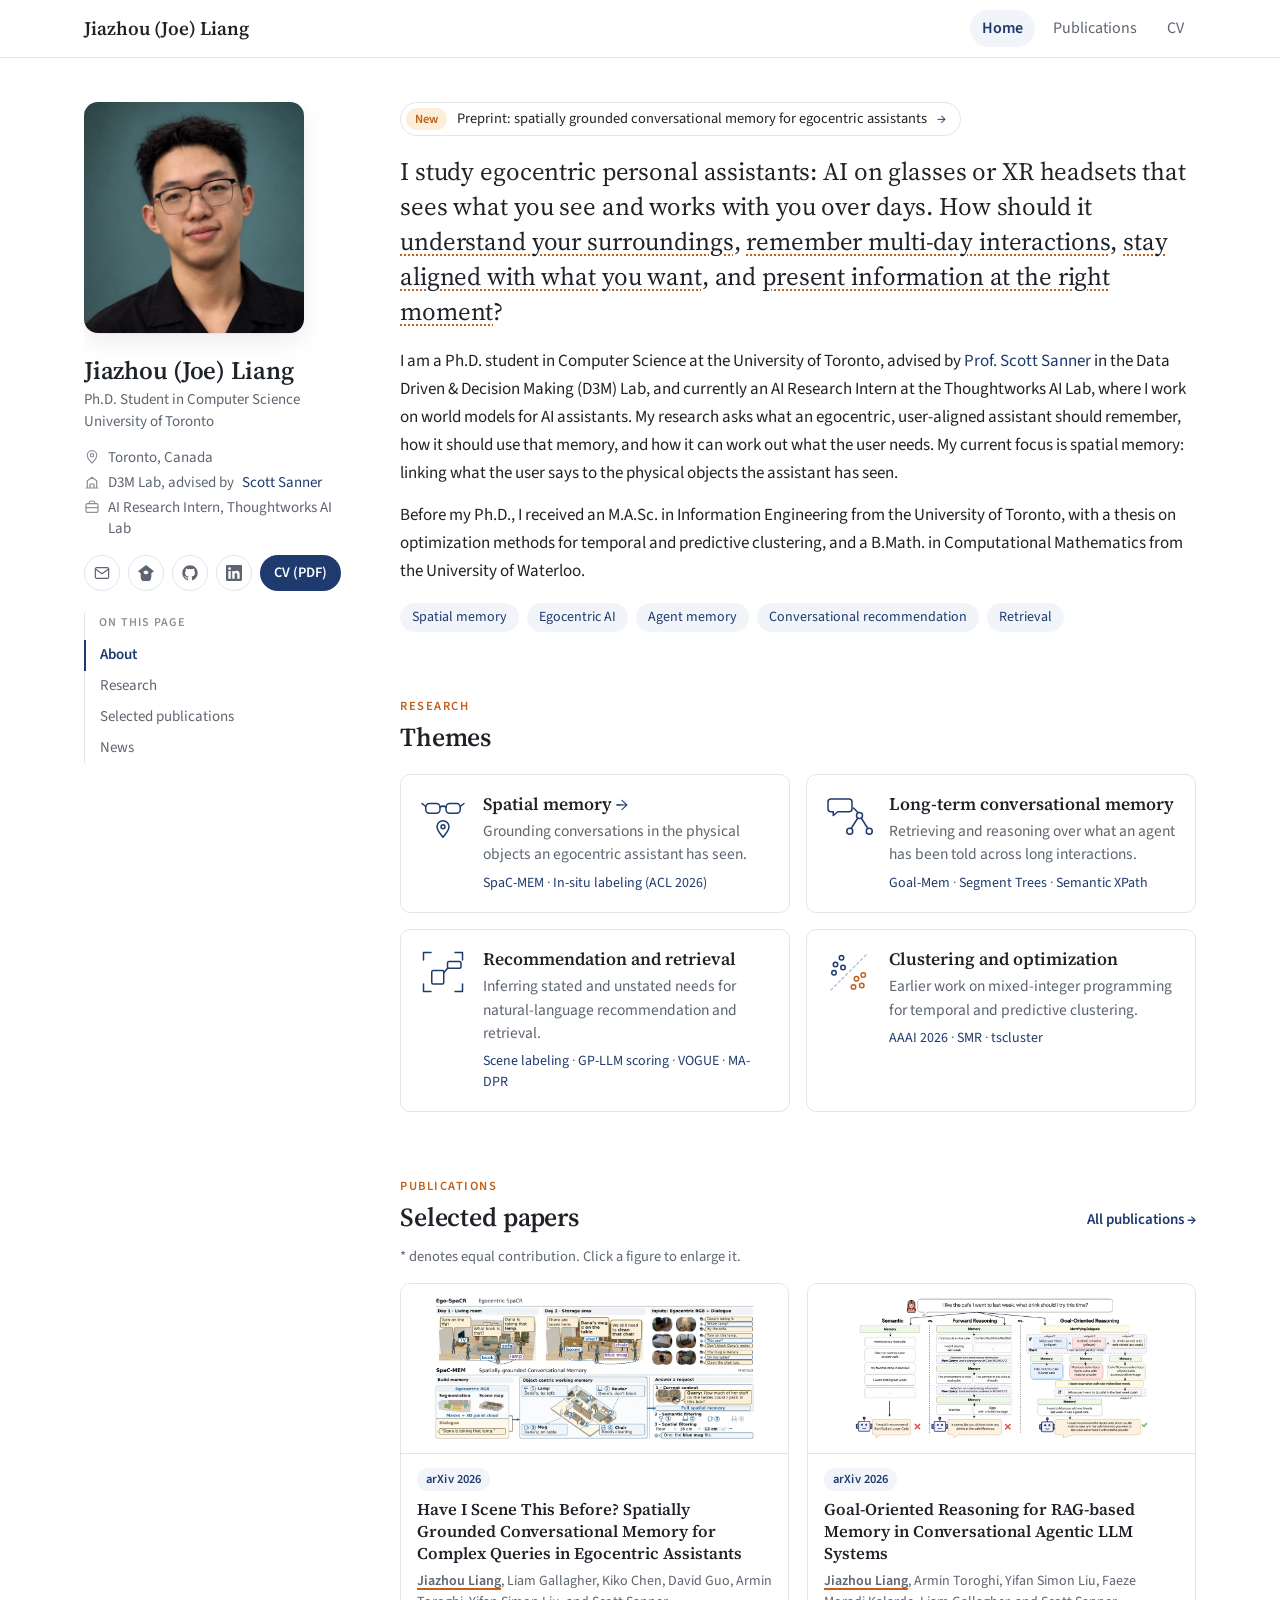
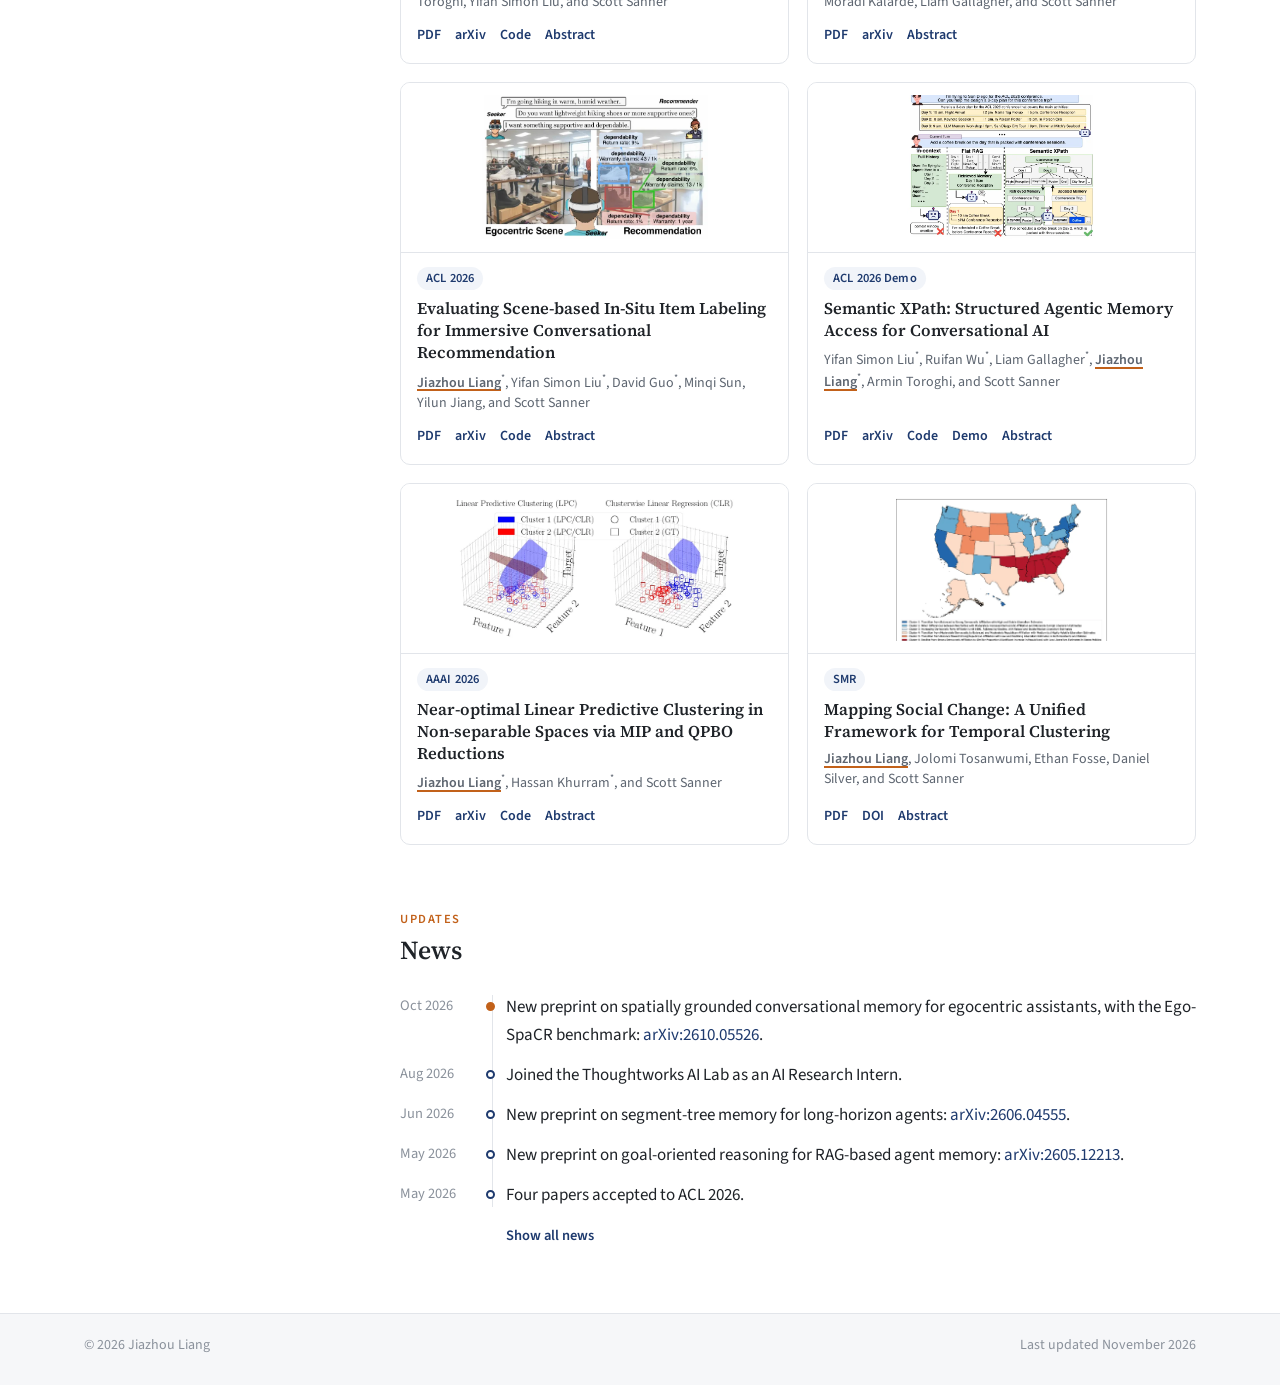
<file: index.html>
<!doctype html>
<html lang="en">
<head>
<meta charset="utf-8">
<meta name="viewport" content="width=device-width, initial-scale=1">
<title>Jiazhou (Joe) Liang</title>
<meta name="description" content="Jiazhou (Joe) Liang, Ph.D. student in Computer Science at the University of Toronto. Research on egocentric personal assistants for AI glasses and XR: memory, user alignment, and scene understanding.">
<meta name="author" content="Jiazhou Liang">
<link rel="preconnect" href="https://fonts.googleapis.com">
<link rel="preconnect" href="https://fonts.gstatic.com" crossorigin>
<link href="https://fonts.googleapis.com/css2?family=Source+Sans+3:ital,wght@0,400;0,600;1,400&family=Source+Serif+4:ital,opsz,wght@0,8..60,400;0,8..60,600;1,8..60,400&display=swap" rel="stylesheet">
<link rel="stylesheet" href="assets/css/style.css">
</head>
<body>

<header class="site-nav">
  <div class="nav-inner">
    <a class="site-name" href="index.html">Jiazhou (Joe) Liang</a>
    <nav aria-label="Main">
      <ul>
        <li><a href="index.html" aria-current="page">Home</a></li>
        <li><a href="publications.html">Publications</a></li>
        <li><a href="cv.html">CV</a></li>
      </ul>
    </nav>
  </div>
</header>

<div class="page">

  <aside class="rail profile">
    <img class="profile-photo" src="assets/images/profile.jpg" alt="Photo of Jiazhou Liang" width="457" height="480">
    <div class="profile-text">
      <h1 class="profile-name">Jiazhou (Joe) Liang</h1>
      <p class="profile-role">Ph.D. Student in Computer Science<br>University of Toronto</p>
      <ul class="facts">
        <li><svg viewBox="0 0 24 24" aria-hidden="true"><path d="M12 21s-7-6.2-7-11.5a7 7 0 0 1 14 0C19 14.8 12 21 12 21z"/><circle cx="12" cy="9.5" r="2.5"/></svg>Toronto, Canada</li>
        <li><svg viewBox="0 0 24 24" aria-hidden="true"><path d="M3 21h18M5 21V10l7-5 7 5v11M9 21v-6h6v6"/></svg>D3M Lab, advised by <a href="https://d3m.mie.utoronto.ca/">Scott&nbsp;Sanner</a></li>
        <li><svg viewBox="0 0 24 24" aria-hidden="true"><rect x="3" y="7" width="18" height="13" rx="2"/><path d="M8 7V5a2 2 0 0 1 2-2h4a2 2 0 0 1 2 2v2M3 13h18"/></svg>AI Research Intern, Thoughtworks AI Lab</li>
      </ul>
      <div class="social">
        <a href="mailto:joe.liang@mail.utoronto.ca" aria-label="Email" title="Email"><svg viewBox="0 0 24 24" fill="none" stroke="currentColor" stroke-width="1.8" stroke-linecap="round" stroke-linejoin="round"><path d="M4 4h16c1.1 0 2 .9 2 2v12c0 1.1-.9 2-2 2H4c-1.1 0-2-.9-2-2V6c0-1.1.9-2 2-2z"/><polyline points="22,6 12,13 2,6"/></svg></a>
        <a href="https://scholar.google.ca/citations?user=AzhfC5EAAAAJ&amp;hl=en" aria-label="Google Scholar" title="Google Scholar"><svg viewBox="0 0 24 24" fill="currentColor"><path d="M12 0L0 9.5l4 2.92V18a8 8 0 0 0 16 0v-5.58l4-2.92L12 0zm0 14a4 4 0 0 1-3.94-3.32L12 7.83l3.94 2.85A4 4 0 0 1 12 14z"/></svg></a>
        <a href="https://github.com/joeliang0520" aria-label="GitHub" title="GitHub"><svg viewBox="0 0 24 24" fill="currentColor"><path d="M12 .5C5.65.5.5 5.65.5 12c0 5.08 3.29 9.39 7.86 10.91.58.11.79-.25.79-.56v-2.01c-3.2.7-3.87-1.36-3.87-1.36-.52-1.33-1.27-1.68-1.27-1.68-1.04-.71.08-.7.08-.7 1.15.08 1.76 1.18 1.76 1.18 1.02 1.75 2.68 1.25 3.34.95.1-.74.4-1.25.73-1.54-2.55-.29-5.24-1.28-5.24-5.7 0-1.26.45-2.29 1.18-3.1-.12-.29-.51-1.47.11-3.06 0 0 .97-.31 3.17 1.18.92-.26 1.91-.39 2.9-.39s1.98.13 2.9.39c2.2-1.49 3.17-1.18 3.17-1.18.63 1.59.23 2.77.11 3.06.74.81 1.18 1.84 1.18 3.1 0 4.43-2.69 5.41-5.26 5.69.41.36.78 1.06.78 2.14v3.17c0 .31.21.68.8.56C20.21 21.39 23.5 17.08 23.5 12 23.5 5.65 18.35.5 12 .5z"/></svg></a>
        <a href="https://www.linkedin.com/in/jiazhou-joe-liang/" aria-label="LinkedIn" title="LinkedIn"><svg viewBox="0 0 24 24" fill="currentColor"><path d="M20.45 20.45h-3.55v-5.57c0-1.33-.03-3.04-1.85-3.04-1.85 0-2.14 1.45-2.14 2.94v5.67H9.36V9h3.41v1.56h.05c.47-.9 1.63-1.85 3.36-1.85 3.6 0 4.27 2.37 4.27 5.45v6.29zM5.34 7.43a2.06 2.06 0 1 1 0-4.12 2.06 2.06 0 0 1 0 4.12zM7.12 20.45H3.56V9h3.56v11.45zM22.22 0H1.77C.79 0 0 .77 0 1.72v20.56C0 23.23.79 24 1.77 24h20.45c.98 0 1.78-.77 1.78-1.72V1.72C24 .77 23.2 0 22.22 0z"/></svg></a>
        <a class="cv-btn" href="uploads/Jiazhou_Liang_CV.pdf">CV (PDF)</a>
      </div>
    </div>
    <nav class="toc" aria-label="On this page">
      <span class="toc-label">On this page</span>
      <a href="#about">About</a>
      <a href="#research">Research</a>
      <a href="#publications">Selected publications</a>
      <a href="#news">News</a>
    </nav>
  </aside>

  <main class="content">

    <section id="about" class="block">
      <a class="latest" href="https://arxiv.org/abs/2610.05526"><span class="latest-tag">New</span>Preprint: spatially grounded conversational memory for egocentric assistants<span aria-hidden="true">&rarr;</span></a>
      <p class="lead">
        I study egocentric personal assistants: AI on glasses or XR headsets that sees what you
        see and works with you over days. How should it
        <a class="q" href="questions.html#see">understand your surroundings</a>,
        <a class="q" href="questions.html#remember">remember multi-day interactions</a>,
        <a class="q" href="questions.html#align">stay aligned with what you want</a>, and
        <a class="q" href="questions.html#present">present information at the right moment</a>?
      </p>
      <p>
        I am a Ph.D. student in Computer Science at the University of Toronto, advised by
        <a href="https://d3m.mie.utoronto.ca/">Prof. Scott Sanner</a> in the Data Driven &amp;
        Decision Making (D3M) Lab, and currently an AI Research Intern at the Thoughtworks AI Lab,
        where I work on world models for AI assistants. My research asks what an egocentric,
        user-aligned assistant should remember, how it should use that memory, and how it can work
        out what the user needs. My current focus is spatial memory: linking what the user says to
        the physical objects the assistant has seen.
      </p>
      <p>
        Before my Ph.D., I received an M.A.Sc. in Information Engineering from the University of
        Toronto, with a thesis on optimization methods for temporal and predictive clustering, and
        a B.Math. in Computational Mathematics from the University of Waterloo.
      </p>
      <ul class="chips" aria-label="Research interests">
        <li>Spatial memory</li><li>Egocentric AI</li><li>Agent memory</li><li>Conversational recommendation</li><li>Retrieval</li>
      </ul>
    </section>

    <section id="research" class="block" data-reveal aria-labelledby="themes-heading">
      <div class="block-head">
        <span class="kicker">Research</span>
        <h2 id="themes-heading">Themes</h2>
      </div>
      <div class="themes">
      <div class="card theme">
        <svg class="icon draw" viewBox="0 0 64 64" aria-hidden="true">
          <rect x="9" y="14" width="19" height="13" rx="5"/>
          <rect x="36" y="14" width="19" height="13" rx="5"/>
          <path d="M28 19 q4 -3 8 0 M9 18 L4 14 M55 18 L60 14"/>
          <g class="bob">
            <path d="M32 59 C29 55 24 50 24 45 a8 8 0 0 1 16 0 c0 5 -5 10 -8 14z"/>
            <circle cx="32" cy="45" r="2.6"/>
          </g>
        </svg>
        <div>
          <h3><a class="theme-link" href="questions.html#spatial-memory">Spatial memory <span aria-hidden="true">&rarr;</span></a></h3>
          <p>Grounding conversations in the physical objects an egocentric assistant has seen.</p>
          <p class="theme-papers"><a href="publications.html#liang2026spacmem">SpaC-MEM</a> · <a href="publications.html#liang2026evaluating">In-situ labeling (ACL 2026)</a></p>
        </div>
      </div>
      <div class="card theme">
        <svg class="icon draw" viewBox="0 0 64 64" aria-hidden="true">
          <path d="M8 8 h24 a4 4 0 0 1 4 4 v9 a4 4 0 0 1 -4 4 h-15 l-6 5 v-5 h-3 a4 4 0 0 1 -4 -4 v-9 a4 4 0 0 1 4 -4z"/>
          <path d="M44 33 L35 47 M48 33 L57 47 M38 20 L44 26" />
          <circle class="blink b1" cx="46" cy="30" r="4"/>
          <circle class="blink b2" cx="33" cy="51" r="4"/>
          <circle class="blink b3" cx="59" cy="51" r="4"/>
        </svg>
        <div>
          <h3>Long-term conversational memory</h3>
          <p>Retrieving and reasoning over what an agent has been told across long interactions.</p>
          <p class="theme-papers"><a href="publications.html#liang2026goalmem">Goal-Mem</a> · <a href="publications.html#liu2026segtree">Segment Trees</a> · <a href="publications.html#liu2026semantic">Semantic XPath</a></p>
        </div>
      </div>
      <div class="card theme">
        <svg class="icon draw" viewBox="0 0 64 64" aria-hidden="true">
          <path d="M6 16 V6 H16 M48 6 H58 V16 M58 48 V58 H48 M16 58 H6 V48"/>
          <rect x="17" y="30" width="16" height="18" rx="2"/>
          <path d="M33 33 L39 26"/>
          <rect class="tag" x="38" y="18" width="18" height="9" rx="2"/>
        </svg>
        <div>
          <h3>Recommendation and retrieval</h3>
          <p>Inferring stated and unstated needs for natural-language recommendation and retrieval.</p>
          <p class="theme-papers"><a href="publications.html#liang2026evaluating">Scene labeling</a> · <a href="publications.html#liu2026multimodal">GP-LLM scoring</a> · <a href="publications.html#guo2026vogue">VOGUE</a> · <a href="publications.html#liu2025madpr">MA-DPR</a></p>
        </div>
      </div>
      <div class="card theme">
        <svg class="icon draw" viewBox="0 0 64 64" aria-hidden="true">
          <path class="divider" d="M8 56 L56 8"/>
          <circle class="dot d1" cx="14" cy="22" r="3"/>
          <circle class="dot d2" cx="22" cy="13" r="3"/>
          <circle class="dot d1" cx="24" cy="26" r="3"/>
          <circle class="dot d2" cx="12" cy="33" r="3"/>
          <circle class="dot d1 alt" cx="42" cy="41" r="3"/>
          <circle class="dot d2 alt" cx="51" cy="36" r="3"/>
          <circle class="dot d1 alt" cx="49" cy="50" r="3"/>
          <circle class="dot d2 alt" cx="38" cy="52" r="3"/>
        </svg>
        <div>
          <h3>Clustering and optimization</h3>
          <p>Earlier work on mixed-integer programming for temporal and predictive clustering.</p>
          <p class="theme-papers"><a href="publications.html#liang2026near">AAAI 2026</a> · <a href="publications.html#liang2026mapping">SMR</a> · <a href="publications.html#tosanwumi2025tscluster">tscluster</a></p>
        </div>
      </div>
    </div>
    </section>

    <section id="publications" class="block" data-reveal aria-labelledby="pubs-heading">
      <div class="block-head with-link">
        <div>
          <span class="kicker">Publications</span>
          <h2 id="pubs-heading">Selected papers</h2>
        </div>
        <a class="more-link" href="publications.html">All publications <span aria-hidden="true">&rarr;</span></a>
      </div>
      <p class="note">* denotes equal contribution. Click a figure to enlarge it.</p>
<!-- BEGIN:selected -->
<div class="card-grid">
<article class="card pub-card pub">
  <button type="button" class="pub-thumb card-fig" data-full="assets/images/papers/2026-arxiv-spac-mem.webp" aria-label="Enlarge figure: Have I Scene This Before? Spatially Grounded Conversational Memory for Complex Queries in Egocentric Assistants"><img src="assets/images/papers/2026-arxiv-spac-mem.webp" alt="Figure from: Have I Scene This Before? Spatially Grounded Conversational Memory for Complex Queries in Egocentric Assistants" loading="lazy"></button>
  <div class="card-body">
    <span class="badge">arXiv 2026</span>
    <h3 class="pub-title">Have I Scene This Before? Spatially Grounded Conversational Memory for Complex Queries in Egocentric Assistants</h3>
    <p class="pub-authors"><span class="me">Jiazhou Liang</span>, Liam Gallagher, Kiko Chen, David Guo, Armin Toroghi, Yifan Simon Liu, and Scott Sanner</p>
    <p class="card-links"><a href="papers/2026-arxiv-spac-mem.pdf">PDF</a> <a href="https://arxiv.org/abs/2610.05526">arXiv</a> <a href="https://github.com/joeliang0520/SAPCR-MEM">Code</a> <a href="publications.html#liang2026spacmem">Abstract</a></p>
  </div>
</article>
<article class="card pub-card pub">
  <button type="button" class="pub-thumb card-fig" data-full="assets/images/papers/2026-arxiv-goal-mem.webp" aria-label="Enlarge figure: Goal-Oriented Reasoning for RAG-based Memory in Conversational Agentic LLM Systems"><img src="assets/images/papers/2026-arxiv-goal-mem.webp" alt="Figure from: Goal-Oriented Reasoning for RAG-based Memory in Conversational Agentic LLM Systems" loading="lazy"></button>
  <div class="card-body">
    <span class="badge">arXiv 2026</span>
    <h3 class="pub-title">Goal-Oriented Reasoning for RAG-based Memory in Conversational Agentic LLM Systems</h3>
    <p class="pub-authors"><span class="me">Jiazhou Liang</span>, Armin Toroghi, Yifan Simon Liu, Faeze Moradi Kalarde, Liam Gallagher, and Scott Sanner</p>
    <p class="card-links"><a href="papers/2026-arxiv-goal-mem.pdf">PDF</a> <a href="https://arxiv.org/abs/2605.12213">arXiv</a> <a href="publications.html#liang2026goalmem">Abstract</a></p>
  </div>
</article>
<article class="card pub-card pub">
  <button type="button" class="pub-thumb card-fig" data-full="assets/images/papers/2026-acl-scene-labeling.webp" aria-label="Enlarge figure: Evaluating Scene-based In-Situ Item Labeling for Immersive Conversational Recommendation"><img src="assets/images/papers/2026-acl-scene-labeling.webp" alt="Figure from: Evaluating Scene-based In-Situ Item Labeling for Immersive Conversational Recommendation" loading="lazy"></button>
  <div class="card-body">
    <span class="badge">ACL 2026</span>
    <h3 class="pub-title">Evaluating Scene-based In-Situ Item Labeling for Immersive Conversational Recommendation</h3>
    <p class="pub-authors"><span class="me">Jiazhou Liang</span><sup>*</sup>, Yifan Simon Liu<sup>*</sup>, David Guo<sup>*</sup>, Minqi Sun, Yilun Jiang, and Scott Sanner</p>
    <p class="card-links"><a href="papers/2026-acl-scene-labeling.pdf">PDF</a> <a href="https://arxiv.org/abs/2604.09698">arXiv</a> <a href="https://github.com/D3Mlab/ICRS">Code</a> <a href="publications.html#liang2026evaluating">Abstract</a></p>
  </div>
</article>
<article class="card pub-card pub">
  <button type="button" class="pub-thumb card-fig" data-full="assets/images/papers/2026-acl-semantic-xpath.webp" aria-label="Enlarge figure: Semantic XPath: Structured Agentic Memory Access for Conversational AI"><img src="assets/images/papers/2026-acl-semantic-xpath.webp" alt="Figure from: Semantic XPath: Structured Agentic Memory Access for Conversational AI" loading="lazy"></button>
  <div class="card-body">
    <span class="badge">ACL 2026 Demo</span>
    <h3 class="pub-title">Semantic XPath: Structured Agentic Memory Access for Conversational AI</h3>
    <p class="pub-authors">Yifan Simon Liu<sup>*</sup>, Ruifan Wu<sup>*</sup>, Liam Gallagher<sup>*</sup>, <span class="me">Jiazhou Liang</span><sup>*</sup>, Armin Toroghi, and Scott Sanner</p>
    <p class="card-links"><a href="papers/2026-acl-semantic-xpath.pdf">PDF</a> <a href="https://arxiv.org/abs/2603.01160">arXiv</a> <a href="https://github.com/D3Mlab/SemanticXpath-Chat">Code</a> <a href="https://semanticxpathchat.com">Demo</a> <a href="publications.html#liu2026semantic">Abstract</a></p>
  </div>
</article>
<article class="card pub-card pub">
  <button type="button" class="pub-thumb card-fig" data-full="assets/images/papers/2026-aaai-linpc.webp" aria-label="Enlarge figure: Near-optimal Linear Predictive Clustering in Non-separable Spaces via MIP and QPBO Reductions"><img src="assets/images/papers/2026-aaai-linpc.webp" alt="Figure from: Near-optimal Linear Predictive Clustering in Non-separable Spaces via MIP and QPBO Reductions" loading="lazy"></button>
  <div class="card-body">
    <span class="badge">AAAI 2026</span>
    <h3 class="pub-title">Near-optimal Linear Predictive Clustering in Non-separable Spaces via MIP and QPBO Reductions</h3>
    <p class="pub-authors"><span class="me">Jiazhou Liang</span><sup>*</sup>, Hassan Khurram<sup>*</sup>, and Scott Sanner</p>
    <p class="card-links"><a href="papers/2026-aaai-linpc.pdf">PDF</a> <a href="https://arxiv.org/abs/2511.10809">arXiv</a> <a href="https://github.com/D3Mlab/LPC-NS">Code</a> <a href="publications.html#liang2026near">Abstract</a></p>
  </div>
</article>
<article class="card pub-card pub">
  <button type="button" class="pub-thumb card-fig" data-full="assets/images/papers/2026-smr-mapping.webp" aria-label="Enlarge figure: Mapping Social Change: A Unified Framework for Temporal Clustering"><img src="assets/images/papers/2026-smr-mapping.webp" alt="Figure from: Mapping Social Change: A Unified Framework for Temporal Clustering" loading="lazy"></button>
  <div class="card-body">
    <span class="badge">SMR</span>
    <h3 class="pub-title">Mapping Social Change: A Unified Framework for Temporal Clustering</h3>
    <p class="pub-authors"><span class="me">Jiazhou Liang</span>, Jolomi Tosanwumi, Ethan Fosse, Daniel Silver, and Scott Sanner</p>
    <p class="card-links"><a href="papers/2026-smr-mapping.pdf">PDF</a> <a href="https://doi.org/10.1177/00491241251396789">DOI</a> <a href="publications.html#liang2026mapping">Abstract</a></p>
  </div>
</article>
</div>
<!-- END:selected -->
    </section>

    <section id="news" class="block" data-reveal aria-labelledby="news-heading">
      <div class="block-head">
        <span class="kicker">Updates</span>
        <h2 id="news-heading">News</h2>
      </div>
      <ol class="timeline" id="news-list">
      <li><time>Oct 2026</time><p>New preprint on spatially grounded conversational memory for egocentric assistants, with the Ego-SpaCR benchmark: <a href="https://arxiv.org/abs/2610.05526">arXiv:2610.05526</a>.</p></li>
      <li><time>Aug 2026</time><p>Joined the Thoughtworks AI Lab as an AI Research Intern.</p></li>
      <li><time>Jun 2026</time><p>New preprint on segment-tree memory for long-horizon agents: <a href="https://arxiv.org/abs/2606.04555">arXiv:2606.04555</a>.</p></li>
      <li><time>May 2026</time><p>New preprint on goal-oriented reasoning for RAG-based agent memory: <a href="https://arxiv.org/abs/2605.12213">arXiv:2605.12213</a>.</p></li>
      <li><time>May 2026</time><p>Four papers accepted to ACL 2026.</p></li>
      <li class="more"><time>Apr 2026</time><p>NL-PDDL appears at ICLR 2026.</p></li>
      <li class="more"><time>Jan 2026</time><p>Our paper on near-optimal linear predictive clustering appears at AAAI 2026.</p></li>
      <li class="more"><time>Nov 2025</time><p>MA-DPR appears at EMNLP 2025.</p></li>
      <li class="more"><time>Sep 2025</time><p>Started my Ph.D. at the University of Toronto; awarded the Ontario Graduate Scholarship.</p></li>
      </ol>
      <button type="button" class="more-toggle" id="news-toggle" aria-expanded="false" aria-controls="news-list">Show all news</button>
    </section>

  </main>
</div>

<footer class="site-footer">
  <div class="footer-inner">
    <span>&copy; 2026 Jiazhou Liang</span>
    <span>Last updated November 2026</span>
  </div>
</footer>

<script src="assets/js/site.js"></script>
</body>
</html>
</file>
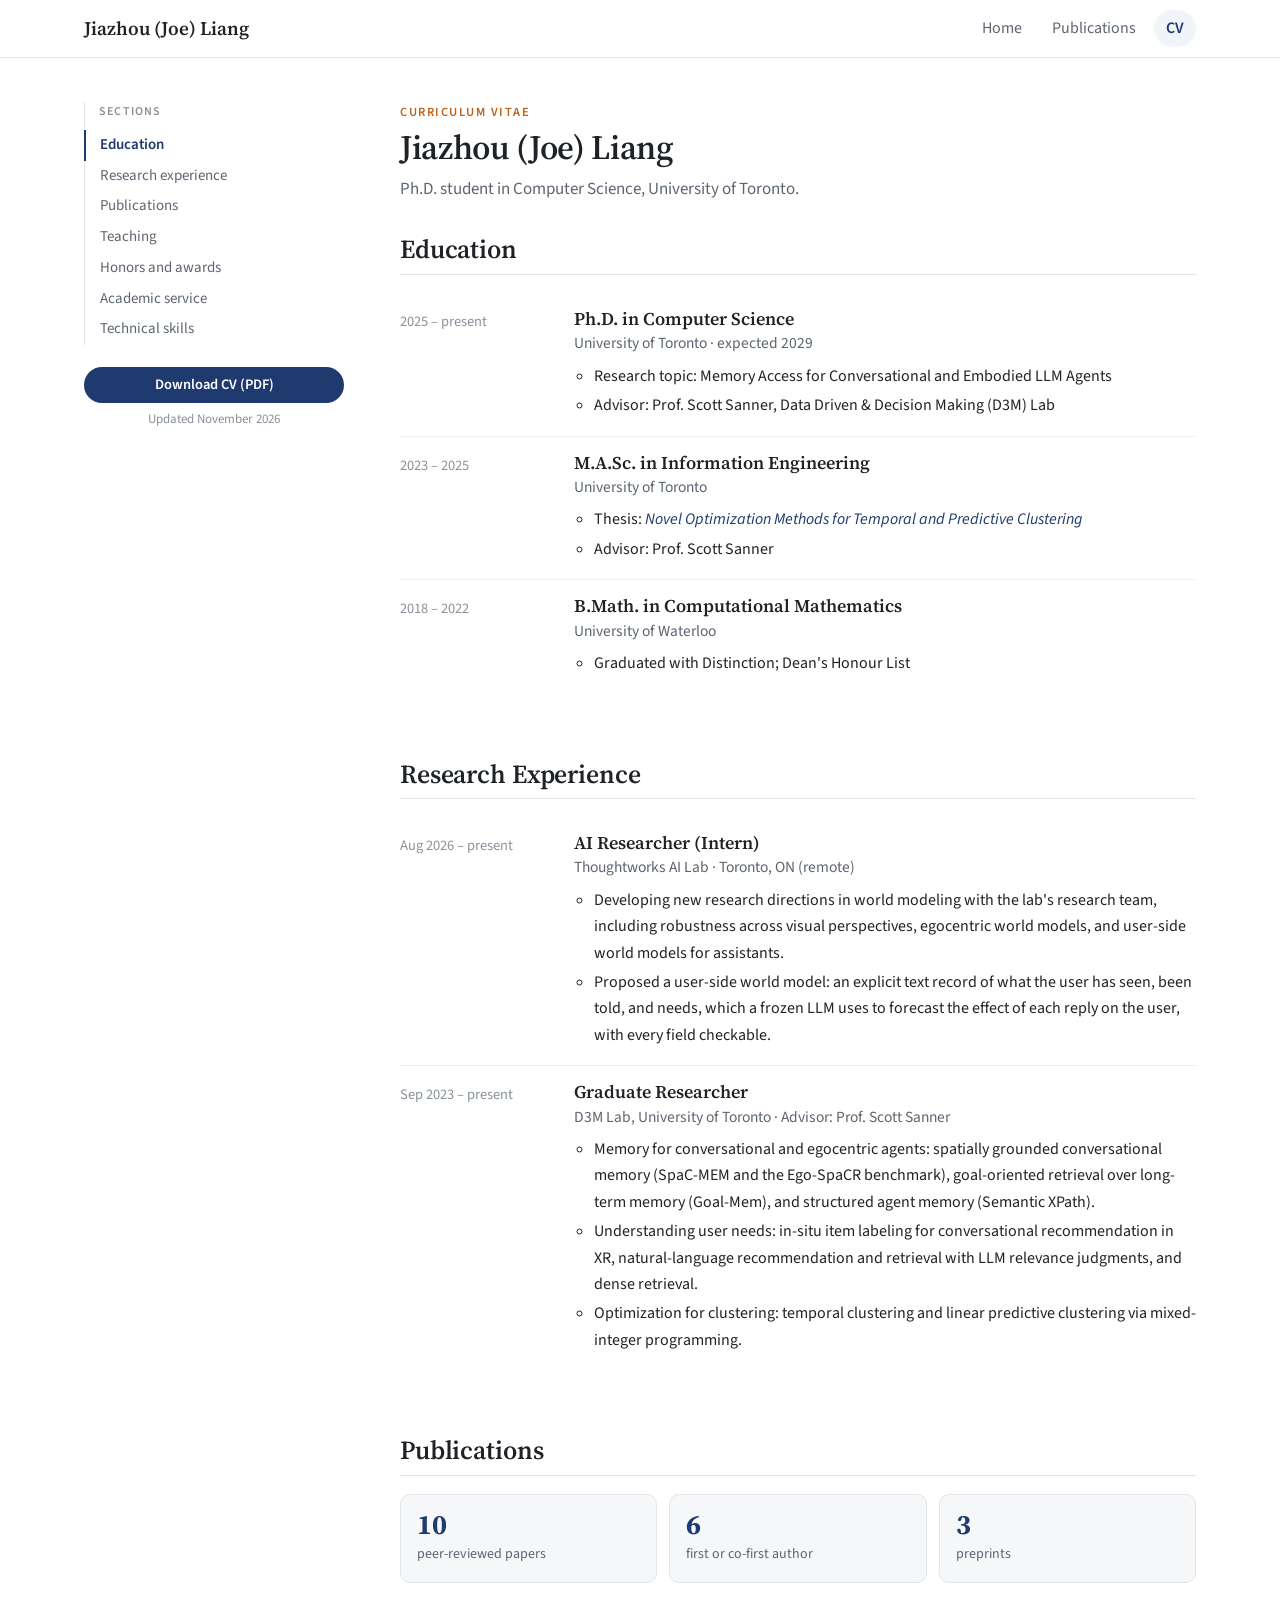
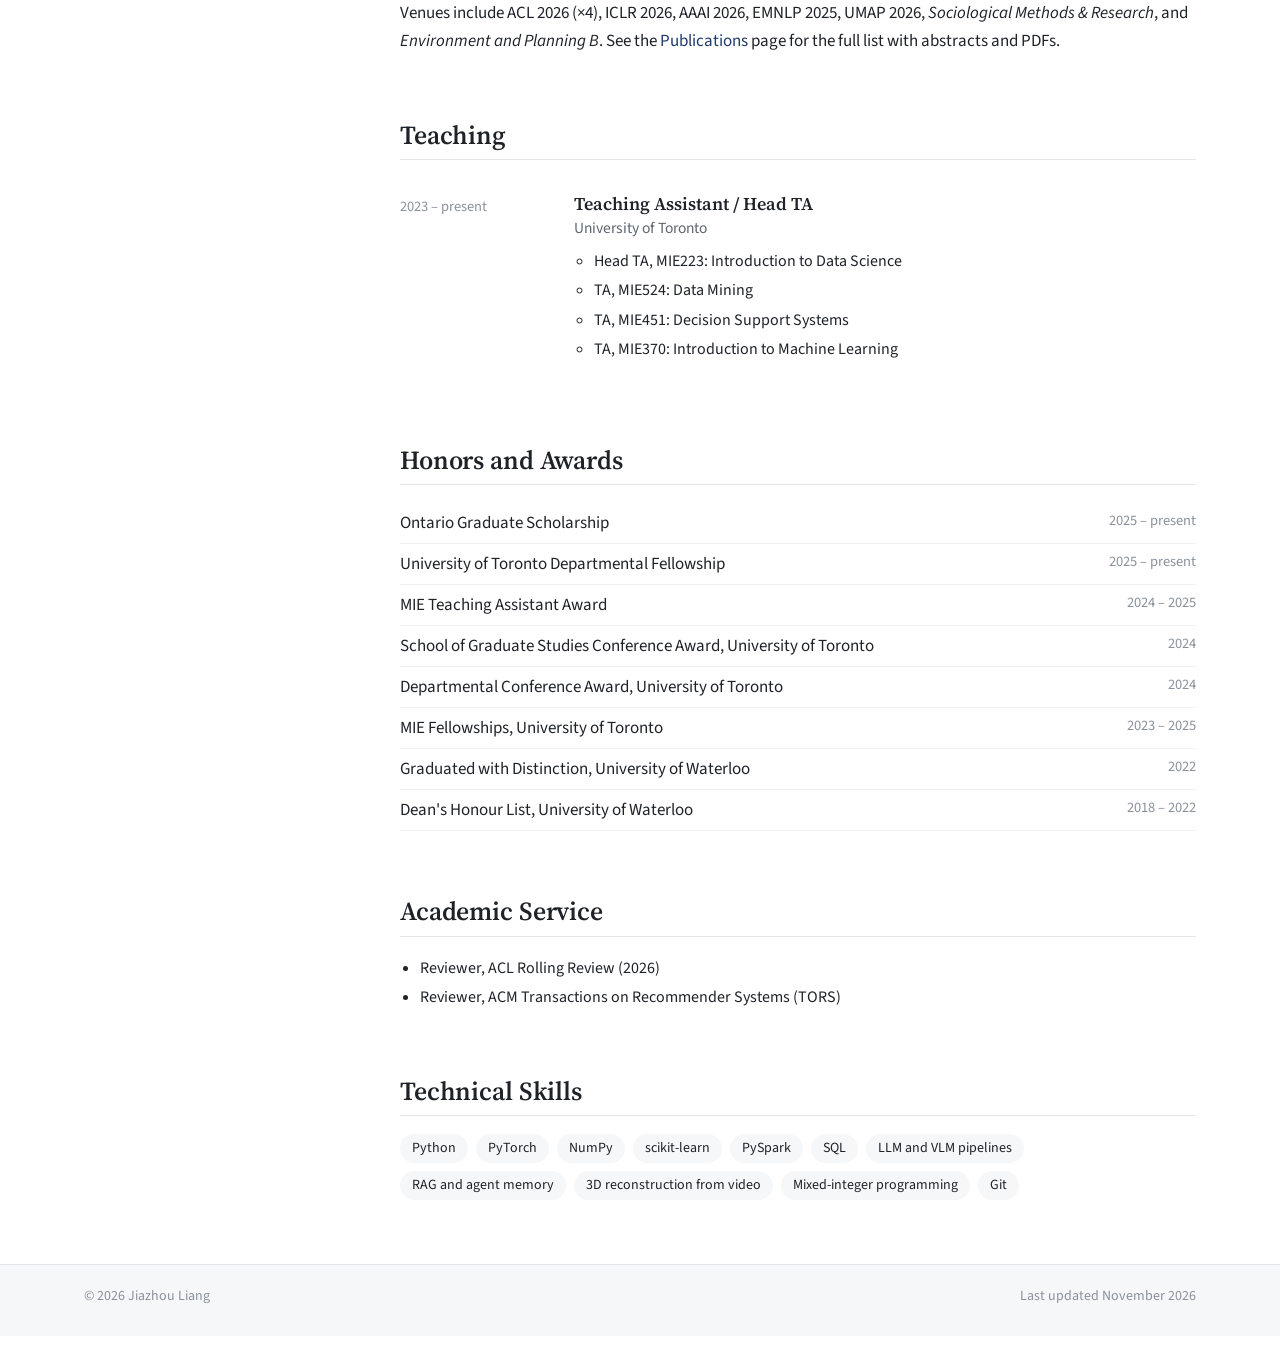
<file: about.html>
<!doctype html>
<html lang="en">
<head>
<meta charset="utf-8">
<title>Jiazhou (Joe) Liang</title>
<meta http-equiv="refresh" content="0; url=cv.html">
<link rel="canonical" href="cv.html">
</head>
<body><p>This page has moved to <a href="cv.html">cv.html</a>.</p></body>
</html>
</file>
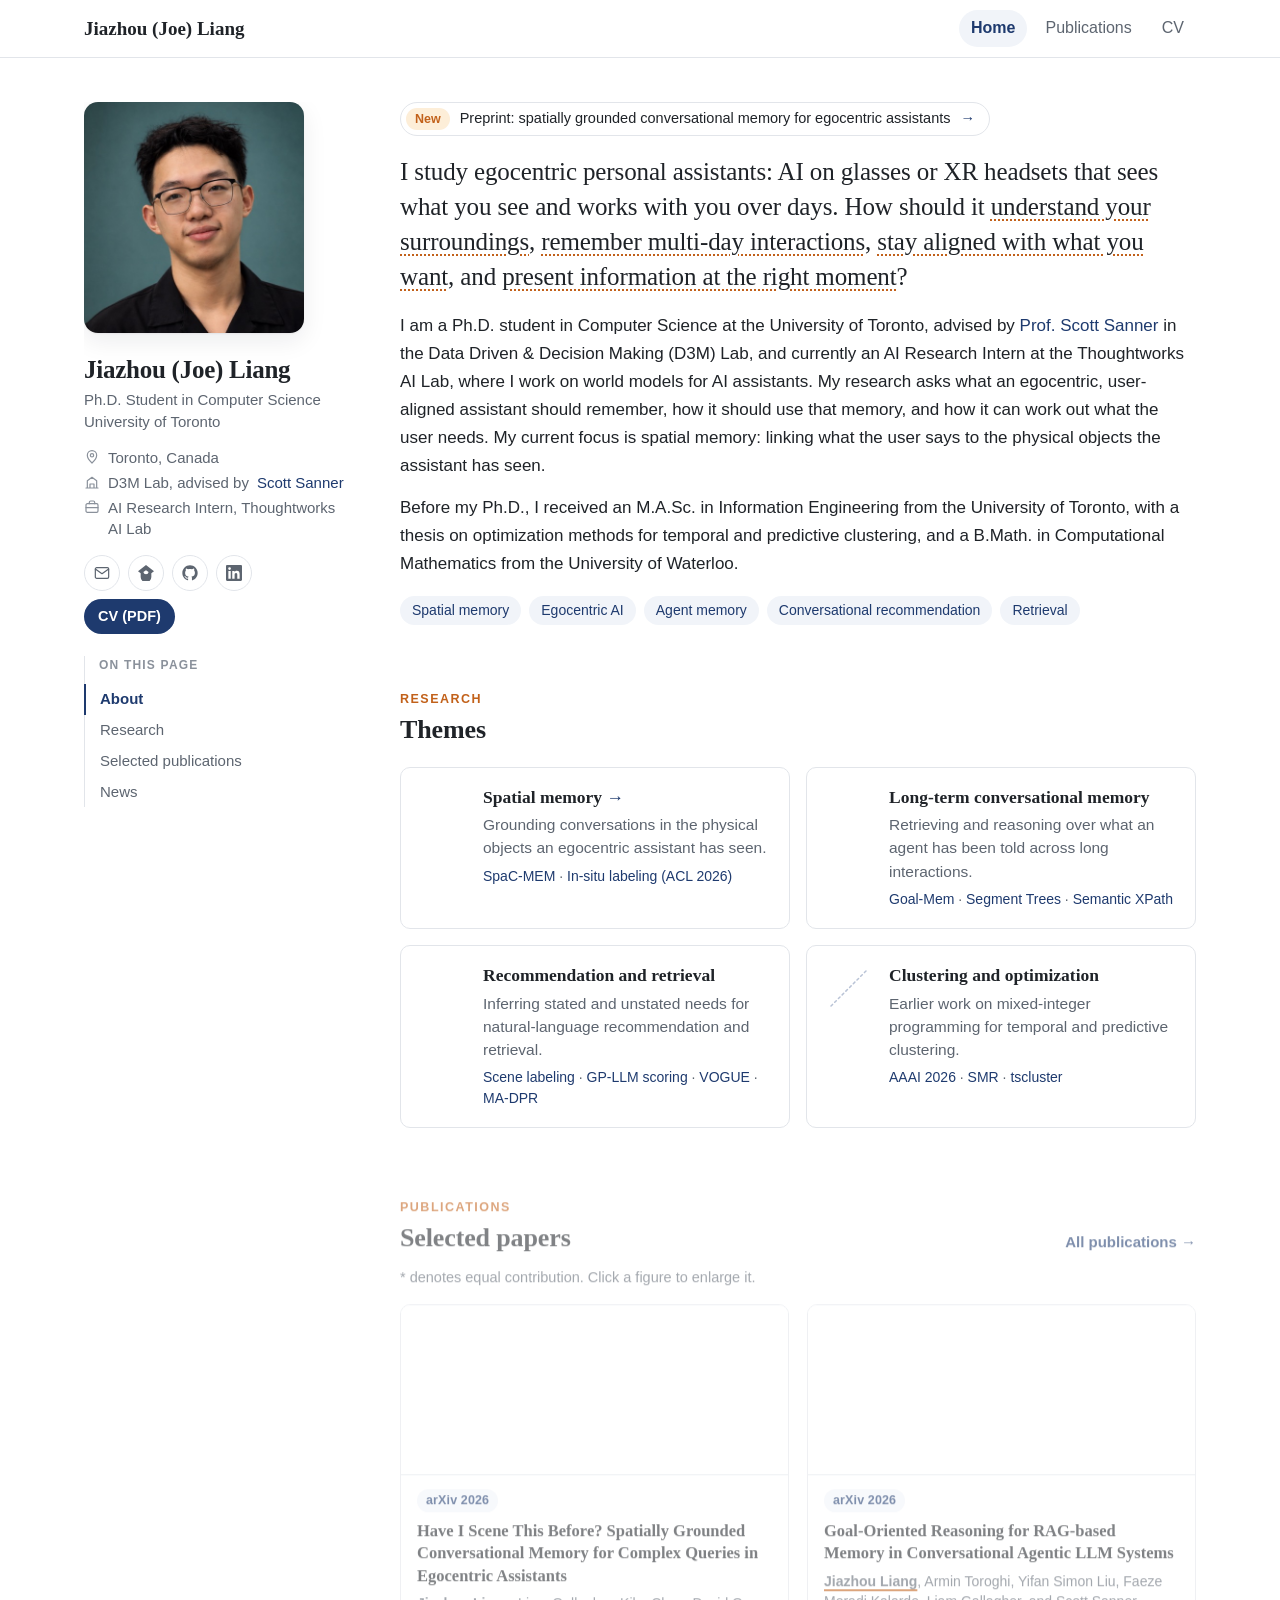
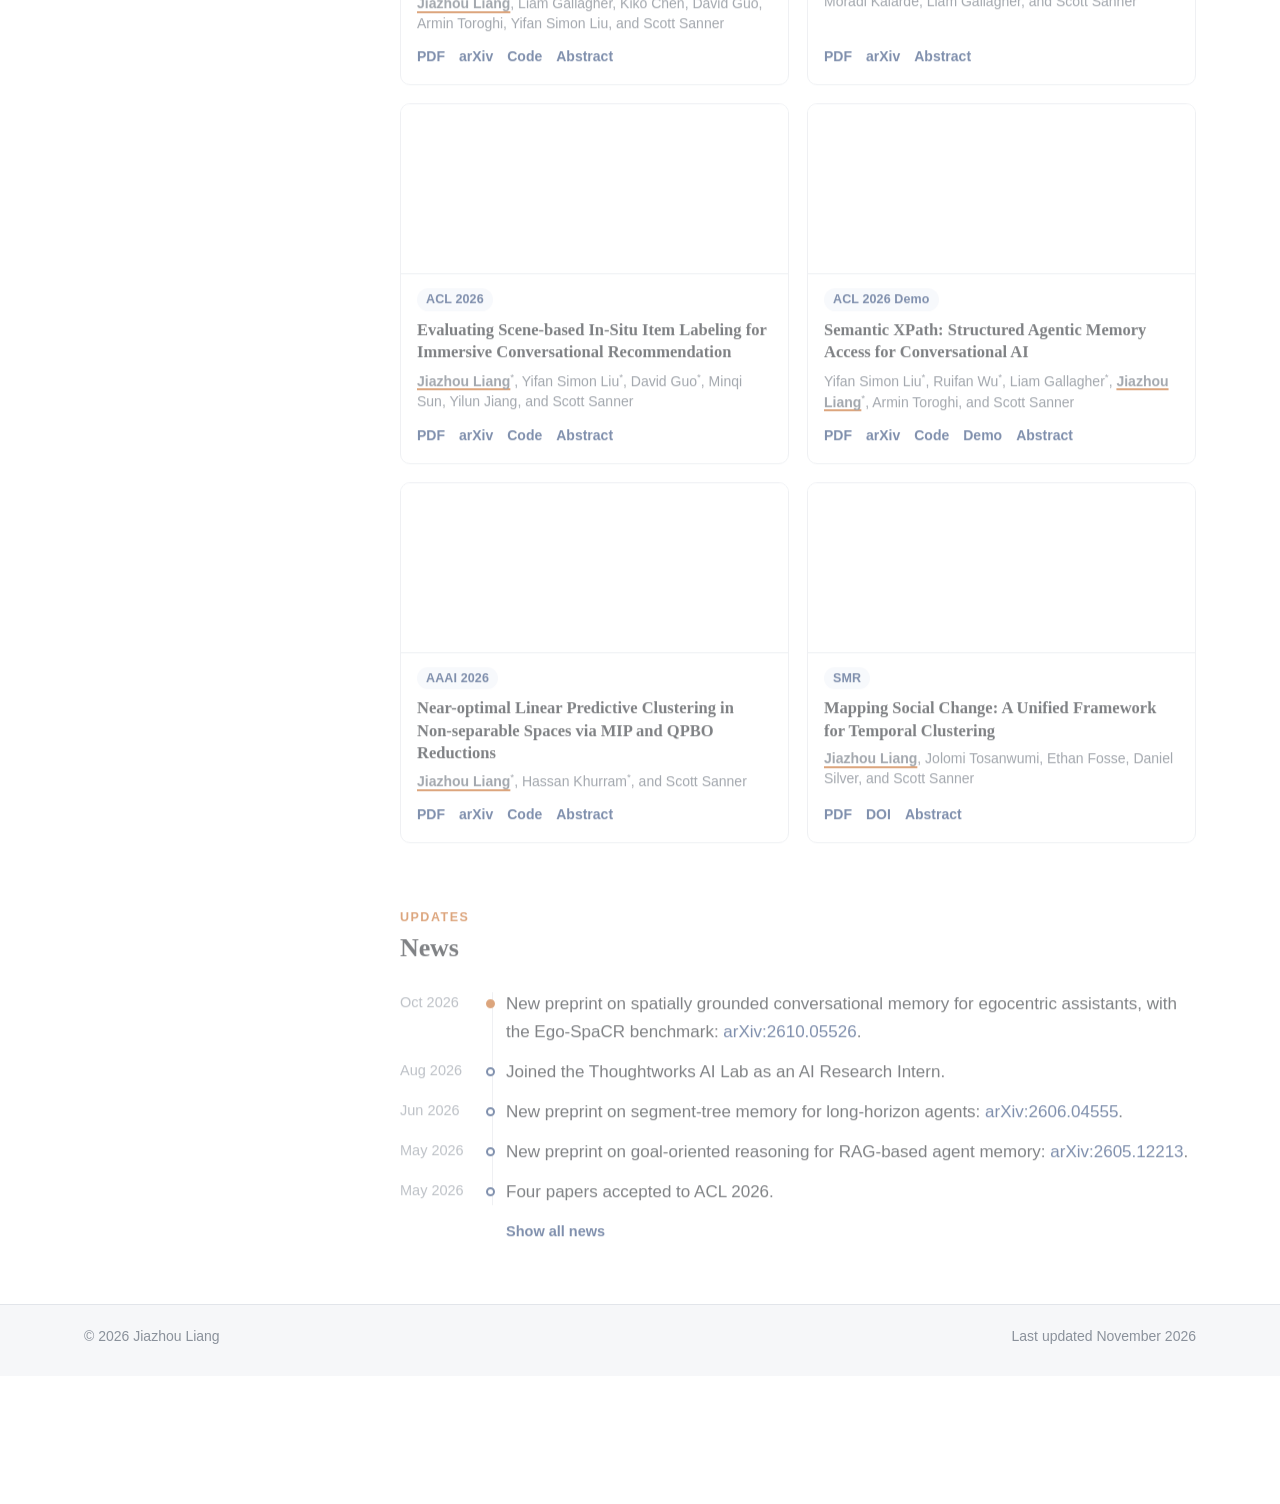
<file: contact.html>
<!doctype html>
<html lang="en">
<head>
<meta charset="utf-8">
<title>Jiazhou (Joe) Liang</title>
<meta http-equiv="refresh" content="0; url=index.html">
<link rel="canonical" href="index.html">
</head>
<body><p>This page has moved to <a href="index.html">index.html</a>.</p></body>
</html>
</file>
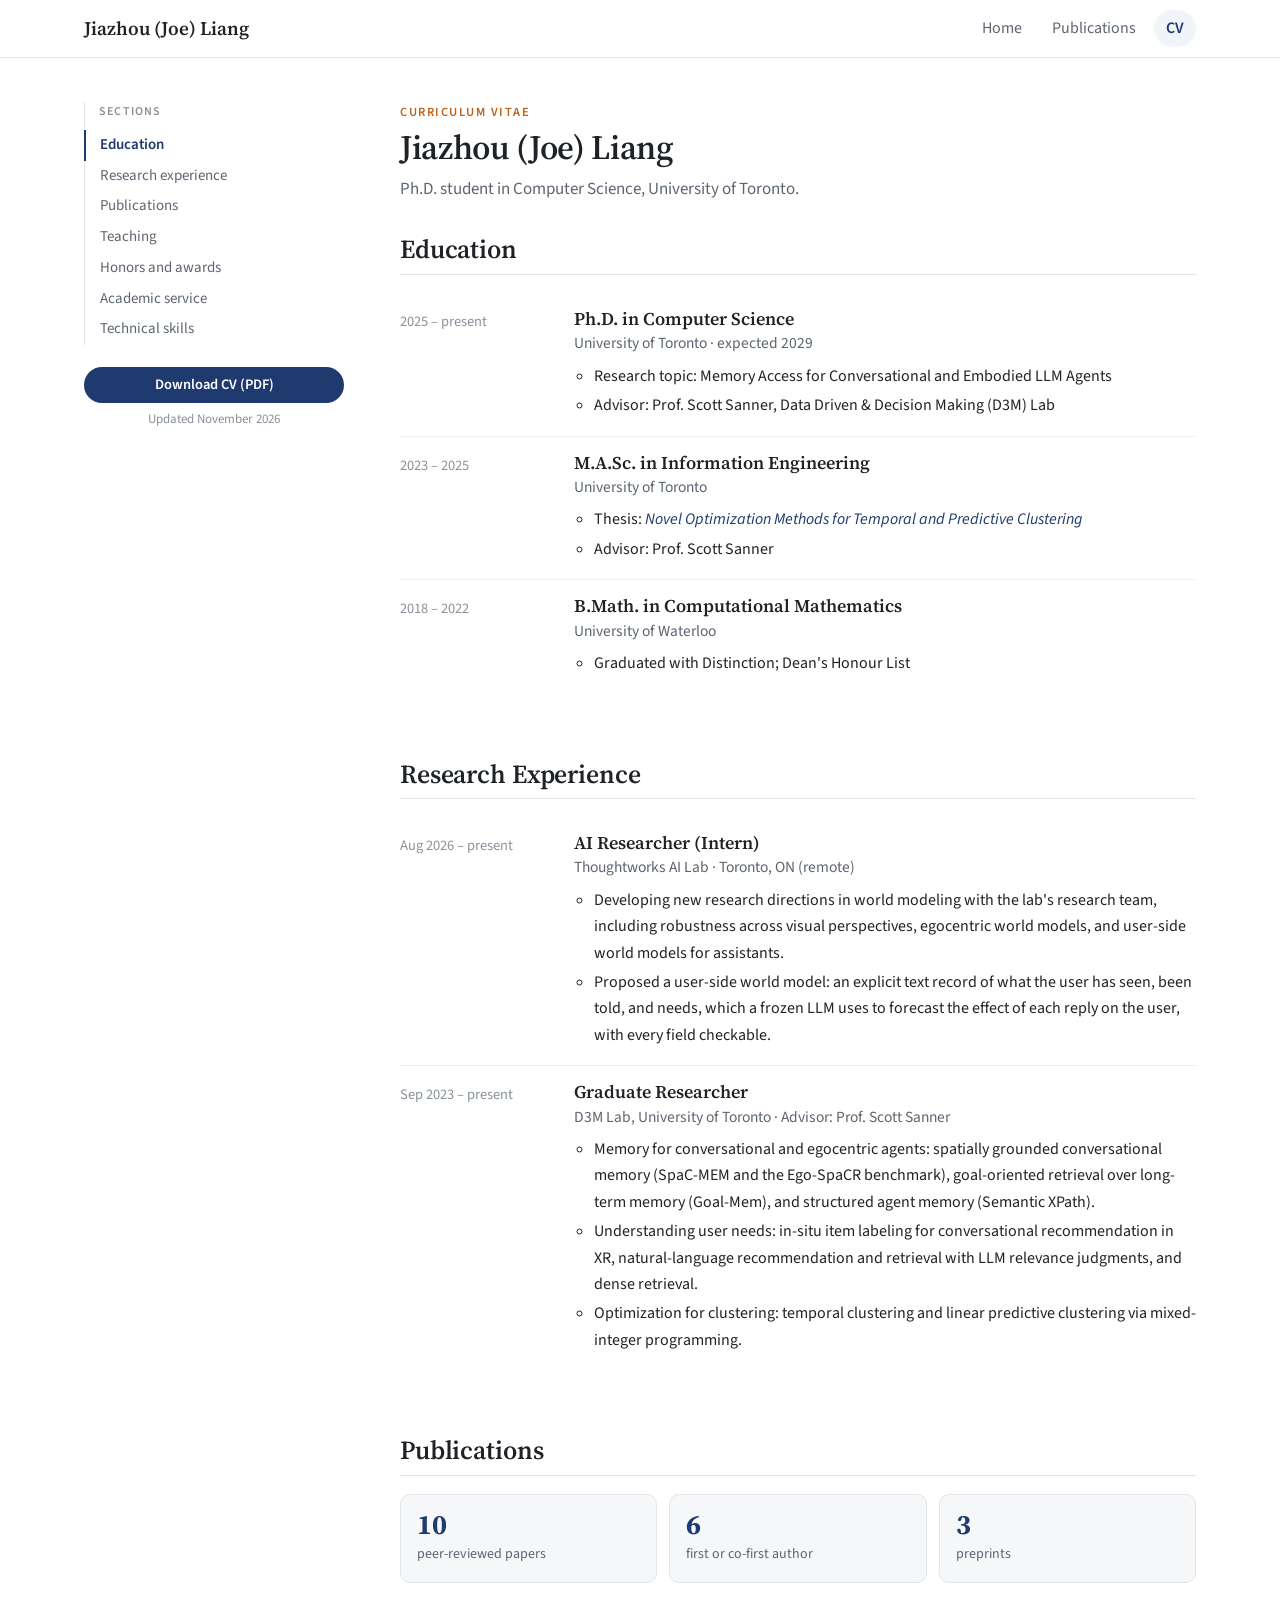
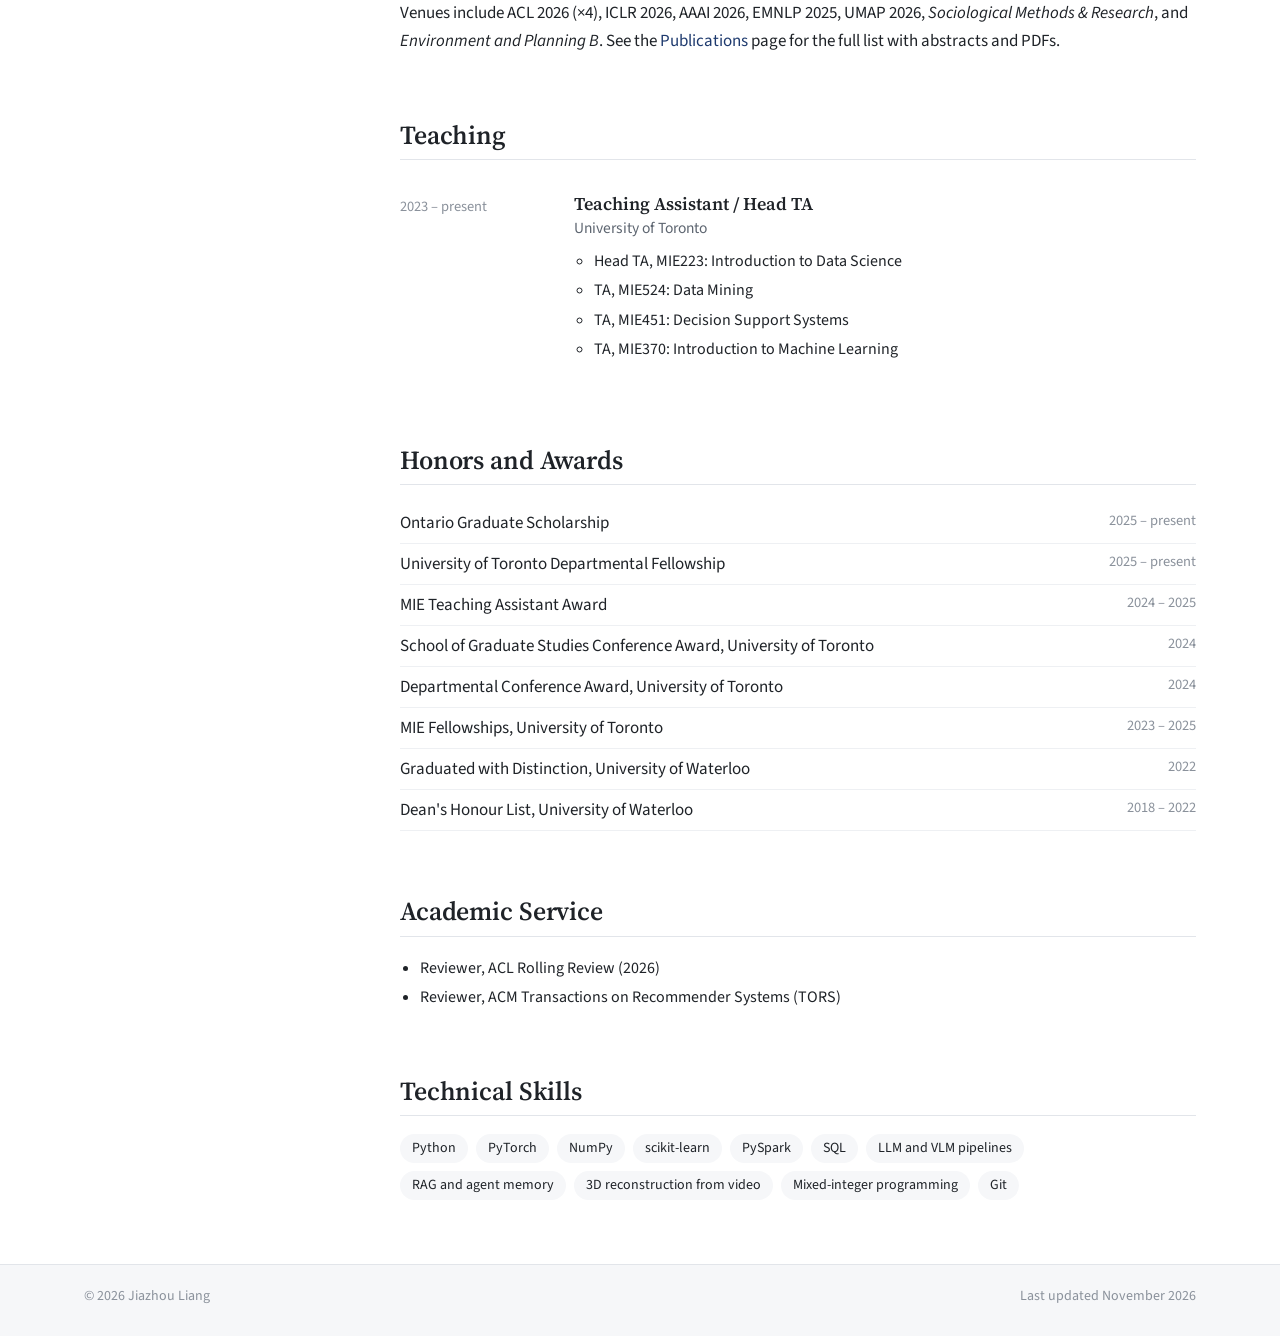
<file: cv.html>
<!doctype html>
<html lang="en">
<head>
<meta charset="utf-8">
<meta name="viewport" content="width=device-width, initial-scale=1">
<title>CV | Jiazhou (Joe) Liang</title>
<meta name="description" content="Curriculum vitae of Jiazhou (Joe) Liang, Ph.D. student in Computer Science at the University of Toronto.">
<meta name="author" content="Jiazhou Liang">
<link rel="preconnect" href="https://fonts.googleapis.com">
<link rel="preconnect" href="https://fonts.gstatic.com" crossorigin>
<link href="https://fonts.googleapis.com/css2?family=Source+Sans+3:ital,wght@0,400;0,600;1,400&family=Source+Serif+4:ital,opsz,wght@0,8..60,400;0,8..60,600;1,8..60,400&display=swap" rel="stylesheet">
<link rel="stylesheet" href="assets/css/style.css">
</head>
<body>

<header class="site-nav">
  <div class="nav-inner">
    <a class="site-name" href="index.html">Jiazhou (Joe) Liang</a>
    <nav aria-label="Main">
      <ul>
        <li><a href="index.html">Home</a></li>
        <li><a href="publications.html">Publications</a></li>
        <li><a href="cv.html" aria-current="page">CV</a></li>
      </ul>
    </nav>
  </div>
</header>

<div class="page">

  <aside class="rail">
    <nav class="toc" aria-label="CV sections">
      <span class="toc-label">Sections</span>
      <a href="#education">Education</a>
      <a href="#experience">Research experience</a>
      <a href="#publications">Publications</a>
      <a href="#teaching">Teaching</a>
      <a href="#awards">Honors and awards</a>
      <a href="#service">Academic service</a>
      <a href="#skills">Technical skills</a>
    </nav>
    <div class="rail-group">
      <a class="cv-btn wide" href="uploads/Jiazhou_Liang_CV.pdf">Download CV (PDF)</a>
      <span class="rail-note">Updated November 2026</span>
    </div>
  </aside>

  <main class="content">
    <div class="page-head">
      <span class="kicker">Curriculum vitae</span>
      <h1>Jiazhou (Joe) Liang</h1>
      <p class="page-intro">Ph.D. student in Computer Science, University of Toronto.</p>
    </div>

    <section id="education" class="block">
      <h2>Education</h2>
      <ol class="cv-timeline">
        <li>
          <time>2025 – present</time>
          <div>
            <h3>Ph.D. in Computer Science</h3>
            <p class="cv-org">University of Toronto · expected 2029</p>
            <ul>
              <li>Research topic: Memory Access for Conversational and Embodied LLM Agents</li>
              <li>Advisor: Prof. Scott Sanner, Data Driven &amp; Decision Making (D3M) Lab</li>
            </ul>
          </div>
        </li>
        <li>
          <time>2023 – 2025</time>
          <div>
            <h3>M.A.Sc. in Information Engineering</h3>
            <p class="cv-org">University of Toronto</p>
            <ul>
              <li>Thesis: <a href="papers/2025-masc-thesis.pdf"><em>Novel Optimization Methods for Temporal and Predictive Clustering</em></a></li>
              <li>Advisor: Prof. Scott Sanner</li>
            </ul>
          </div>
        </li>
        <li>
          <time>2018 – 2022</time>
          <div>
            <h3>B.Math. in Computational Mathematics</h3>
            <p class="cv-org">University of Waterloo</p>
            <ul>
              <li>Graduated with Distinction; Dean's Honour List</li>
            </ul>
          </div>
        </li>
      </ol>
    </section>

    <section id="experience" class="block">
      <h2>Research Experience</h2>
      <ol class="cv-timeline">
        <li>
          <time>Aug 2026 – present</time>
          <div>
            <h3>AI Researcher (Intern)</h3>
            <p class="cv-org">Thoughtworks AI Lab · Toronto, ON (remote)</p>
            <ul>
              <li>Developing new research directions in world modeling with the lab's research team, including robustness across visual perspectives, egocentric world models, and user-side world models for assistants.</li>
              <li>Proposed a user-side world model: an explicit text record of what the user has seen, been told, and needs, which a frozen LLM uses to forecast the effect of each reply on the user, with every field checkable.</li>
            </ul>
          </div>
        </li>
        <li>
          <time>Sep 2023 – present</time>
          <div>
            <h3>Graduate Researcher</h3>
            <p class="cv-org">D3M Lab, University of Toronto · Advisor: Prof. Scott Sanner</p>
            <ul>
              <li>Memory for conversational and egocentric agents: spatially grounded conversational memory (SpaC-MEM and the Ego-SpaCR benchmark), goal-oriented retrieval over long-term memory (Goal-Mem), and structured agent memory (Semantic XPath).</li>
              <li>Understanding user needs: in-situ item labeling for conversational recommendation in XR, natural-language recommendation and retrieval with LLM relevance judgments, and dense retrieval.</li>
              <li>Optimization for clustering: temporal clustering and linear predictive clustering via mixed-integer programming.</li>
            </ul>
          </div>
        </li>
      </ol>
    </section>

    <section id="publications" class="block">
      <h2>Publications</h2>
      <div class="stat-row">
        <div class="stat"><strong>10</strong><span>peer-reviewed papers</span></div>
        <div class="stat"><strong>6</strong><span>first or co-first author</span></div>
        <div class="stat"><strong>3</strong><span>preprints</span></div>
      </div>
      <p>
        Venues include ACL 2026 (&times;4), ICLR 2026, AAAI 2026, EMNLP 2025, UMAP 2026,
        <em>Sociological Methods &amp; Research</em>, and <em>Environment and Planning B</em>.
        See the <a href="publications.html">Publications</a> page for the full list with abstracts and PDFs.
      </p>
    </section>

    <section id="teaching" class="block">
      <h2>Teaching</h2>
      <ol class="cv-timeline">
        <li>
          <time>2023 – present</time>
          <div>
            <h3>Teaching Assistant / Head TA</h3>
            <p class="cv-org">University of Toronto</p>
            <ul>
              <li>Head TA, MIE223: Introduction to Data Science</li>
              <li>TA, MIE524: Data Mining</li>
              <li>TA, MIE451: Decision Support Systems</li>
              <li>TA, MIE370: Introduction to Machine Learning</li>
            </ul>
          </div>
        </li>
      </ol>
    </section>

    <section id="awards" class="block">
      <h2>Honors and Awards</h2>
      <ul class="awards">
        <li><span>Ontario Graduate Scholarship</span><span class="when">2025 – present</span></li>
        <li><span>University of Toronto Departmental Fellowship</span><span class="when">2025 – present</span></li>
        <li><span>MIE Teaching Assistant Award</span><span class="when">2024 – 2025</span></li>
        <li><span>School of Graduate Studies Conference Award, University of Toronto</span><span class="when">2024</span></li>
        <li><span>Departmental Conference Award, University of Toronto</span><span class="when">2024</span></li>
        <li><span>MIE Fellowships, University of Toronto</span><span class="when">2023 – 2025</span></li>
        <li><span>Graduated with Distinction, University of Waterloo</span><span class="when">2022</span></li>
        <li><span>Dean's Honour List, University of Waterloo</span><span class="when">2018 – 2022</span></li>
      </ul>
    </section>

    <section id="service" class="block">
      <h2>Academic Service</h2>
      <ul class="plain-list">
        <li>Reviewer, ACL Rolling Review (2026)</li>
        <li>Reviewer, ACM Transactions on Recommender Systems (TORS)</li>
      </ul>
    </section>

    <section id="skills" class="block">
      <h2>Technical Skills</h2>
      <ul class="chips">
        <li>Python</li><li>PyTorch</li><li>NumPy</li><li>scikit-learn</li><li>PySpark</li><li>SQL</li>
        <li>LLM and VLM pipelines</li><li>RAG and agent memory</li><li>3D reconstruction from video</li>
        <li>Mixed-integer programming</li><li>Git</li>
      </ul>
    </section>
  </main>
</div>

<footer class="site-footer">
  <div class="footer-inner">
    <span>&copy; 2026 Jiazhou Liang</span>
    <span>Last updated November 2026</span>
  </div>
</footer>

<script src="assets/js/site.js"></script>
</body>
</html>
</file>
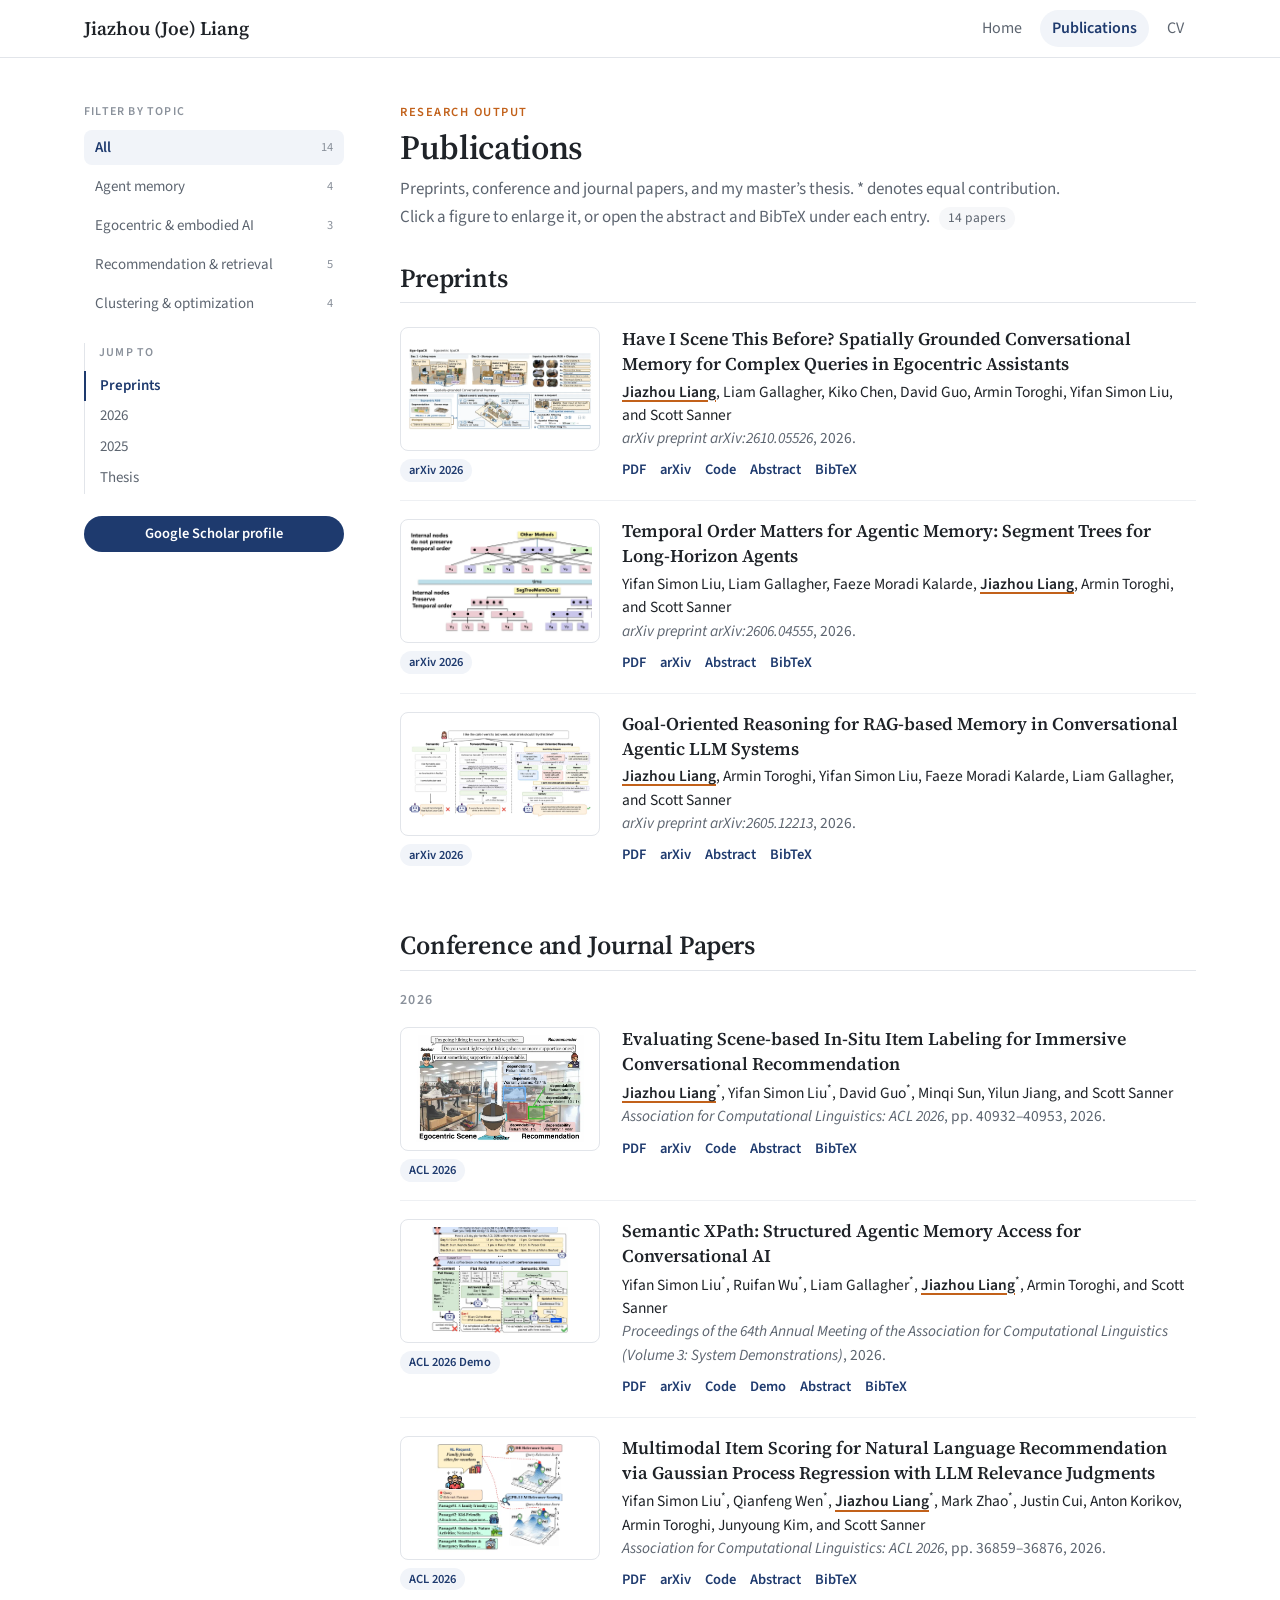
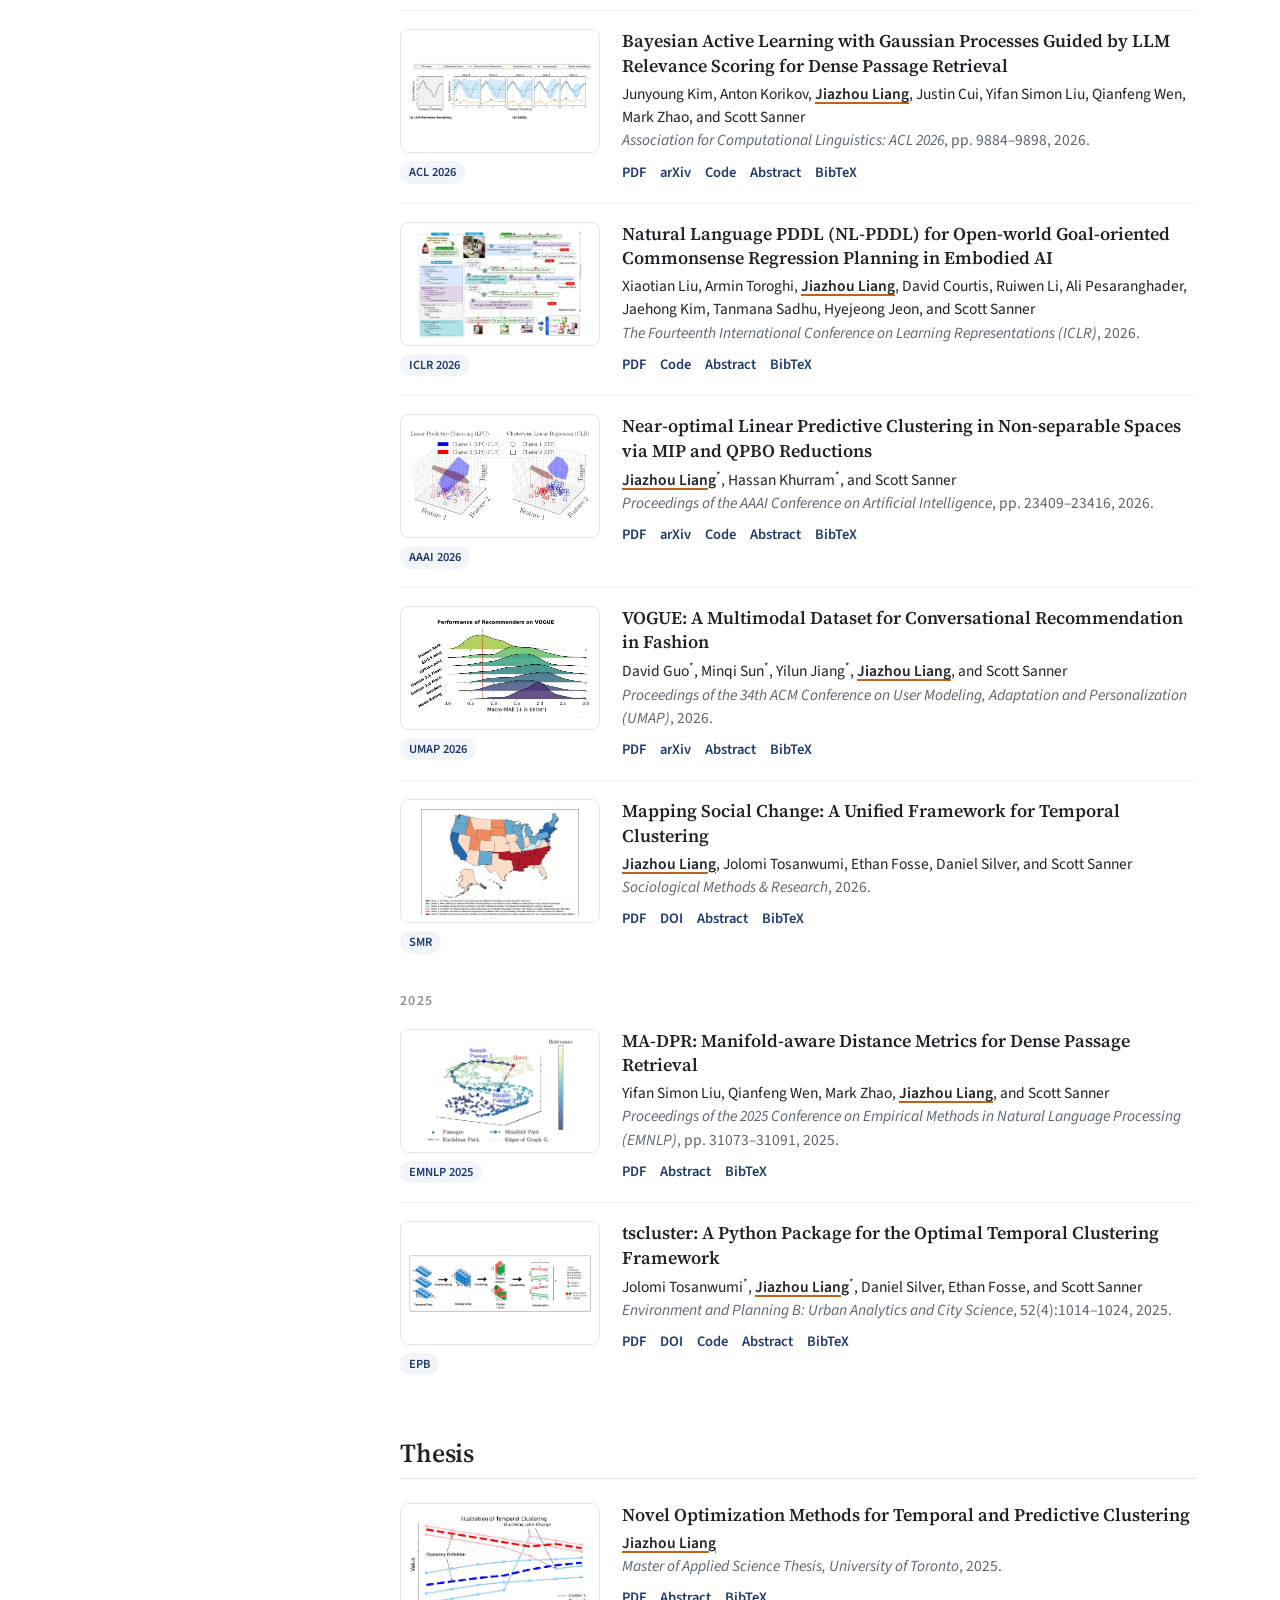
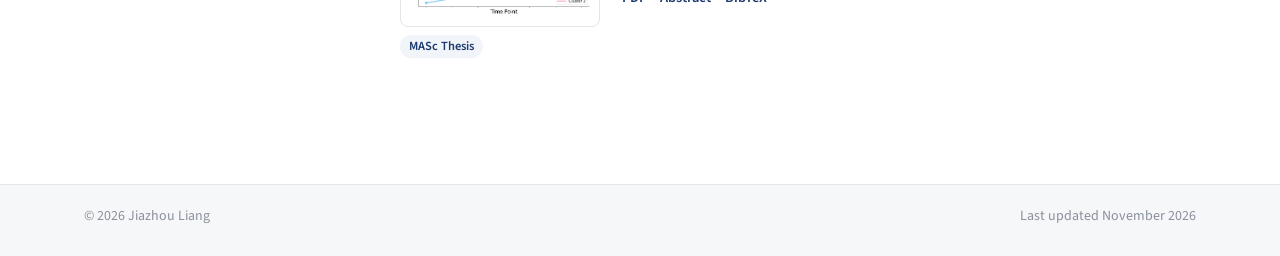
<file: publications.html>
<!doctype html>
<html lang="en">
<head>
<meta charset="utf-8">
<meta name="viewport" content="width=device-width, initial-scale=1">
<title>Publications | Jiazhou (Joe) Liang</title>
<meta name="description" content="Publications and preprints by Jiazhou (Joe) Liang, with abstracts, figures, PDFs, and BibTeX.">
<meta name="author" content="Jiazhou Liang">
<link rel="preconnect" href="https://fonts.googleapis.com">
<link rel="preconnect" href="https://fonts.gstatic.com" crossorigin>
<link href="https://fonts.googleapis.com/css2?family=Source+Sans+3:ital,wght@0,400;0,600;1,400&family=Source+Serif+4:ital,opsz,wght@0,8..60,400;0,8..60,600;1,8..60,400&display=swap" rel="stylesheet">
<link rel="stylesheet" href="assets/css/style.css">
</head>
<body>

<header class="site-nav">
  <div class="nav-inner">
    <a class="site-name" href="index.html">Jiazhou (Joe) Liang</a>
    <nav aria-label="Main">
      <ul>
        <li><a href="index.html">Home</a></li>
        <li><a href="publications.html" aria-current="page">Publications</a></li>
        <li><a href="cv.html">CV</a></li>
      </ul>
    </nav>
  </div>
</header>

<div class="page">

  <aside class="rail">
    <div class="rail-group">
      <span class="toc-label">Filter by topic</span>
      <div class="filters" role="group" aria-label="Filter by topic">
        <button type="button" data-topic="all" aria-pressed="true">All</button>
        <button type="button" data-topic="memory" aria-pressed="false">Agent memory</button>
        <button type="button" data-topic="egocentric" aria-pressed="false">Egocentric &amp; embodied AI</button>
        <button type="button" data-topic="recsys" aria-pressed="false">Recommendation &amp; retrieval</button>
        <button type="button" data-topic="clustering" aria-pressed="false">Clustering &amp; optimization</button>
      </div>
    </div>
    <nav class="toc" aria-label="Sections">
      <span class="toc-label">Jump to</span>
      <a href="#preprint">Preprints</a>
      <a href="#y2026">2026</a>
      <a href="#y2025">2025</a>
      <a href="#thesis">Thesis</a>
    </nav>
    <div class="rail-group">
      <a class="cv-btn wide" href="https://scholar.google.ca/citations?user=AzhfC5EAAAAJ&amp;hl=en">Google Scholar profile</a>
    </div>
  </aside>

  <main class="content">
    <div class="page-head">
      <span class="kicker">Research output</span>
      <h1>Publications</h1>
      <p class="page-intro">
        Preprints, conference and journal papers, and my master&rsquo;s thesis. * denotes equal
        contribution. Click a figure to enlarge it, or open the abstract and BibTeX under each entry.
        <span class="filter-count" id="filter-count" aria-live="polite">14 papers</span>
      </p>
    </div>

<!-- BEGIN:publications -->
<section class="pub-section">
<h2 id="preprint">Preprints</h2>
<ul class="pubs">
<li class="pub" id="liang2026spacmem" data-topics="memory egocentric">
  <div class="pub-side">
    <button type="button" class="pub-thumb" data-full="assets/images/papers/2026-arxiv-spac-mem.webp" aria-label="Enlarge figure: Have I Scene This Before? Spatially Grounded Conversational Memory for Complex Queries in Egocentric Assistants">
      <img src="assets/images/papers/2026-arxiv-spac-mem.webp" alt="Figure from: Have I Scene This Before? Spatially Grounded Conversational Memory for Complex Queries in Egocentric Assistants" loading="lazy">
    </button>
    <span class="pub-tag">arXiv 2026</span>
  </div>
  <div class="pub-body">
    <div class="pub-title">Have I Scene This Before? Spatially Grounded Conversational Memory for Complex Queries in Egocentric Assistants</div>
    <div class="pub-authors"><span class="me">Jiazhou Liang</span>, Liam Gallagher, Kiko Chen, David Guo, Armin Toroghi, Yifan Simon Liu, and Scott Sanner</div>
    <div class="pub-venue"><em>arXiv preprint arXiv:2610.05526</em>, 2026.</div>
    <div class="pub-links"><a href="papers/2026-arxiv-spac-mem.pdf">PDF</a> <a href="https://arxiv.org/abs/2610.05526">arXiv</a> <a href="https://github.com/joeliang0520/SAPCR-MEM">Code</a> <button type="button" class="toggle" aria-expanded="false" aria-controls="abs-liang2026spacmem">Abstract</button> <button type="button" class="toggle" aria-expanded="false" aria-controls="bib-liang2026spacmem">BibTeX</button></div>
    <div class="pub-panel abstract" id="abs-liang2026spacmem" hidden><p>Egocentric assistants must connect what users say with what they see across long interaction histories. We formalize this challenge as Spatially grounded Conversational Reasoning (SpaCR): cross-scene, recall-oriented, and counterfactual spatial queries that combine user-stated facts with geometric evidence. Direct vision-language models incur high inference costs and context limits as histories grow, while keyframe selection and retrieval can omit objects or evidence needed for complete recall. We propose Spatially grounded Conversational Memory (SpaC-MEM), an object-centric working memory that uses 3D reconstruction and segmentation to ground conversational information in persistent physical objects. It compresses multimodal histories while preserving spatial evidence and allowing object-specific facts to be updated through dialogue. We also introduce Ego-SpaCR, a benchmark comprising 620 ScanNet video sessions augmented with 95 task-oriented conversations and 3,100 evaluation queries. SpaC-MEM achieves the highest overall answer accuracy among the evaluated methods and improves object recall while requiring substantially fewer reference input tokens than native-video baselines. Removing 3D spatial information substantially degrades performance, highlighting the importance of preserving spatial and conversational evidence together.</p></div>
    <div class="pub-panel bibtex" id="bib-liang2026spacmem" hidden><button type="button" class="copy">Copy</button><pre>@article{liang2026spacmem,
  title   = {Have I Scene This Before? Spatially Grounded Conversational Memory for Complex Queries in Egocentric Assistants},
  author  = {Liang, Jiazhou and Gallagher, Liam and Chen, Kiko and Guo, David and Toroghi, Armin and Liu, Yifan Simon and Sanner, Scott},
  journal = {arXiv preprint arXiv:2610.05526},
  year    = {2026}
}</pre></div>
  </div>
</li>
<li class="pub" id="liu2026segtree" data-topics="memory">
  <div class="pub-side">
    <button type="button" class="pub-thumb" data-full="assets/images/papers/2026-arxiv-segtree-mem.webp" aria-label="Enlarge figure: Temporal Order Matters for Agentic Memory: Segment Trees for Long-Horizon Agents">
      <img src="assets/images/papers/2026-arxiv-segtree-mem.webp" alt="Figure from: Temporal Order Matters for Agentic Memory: Segment Trees for Long-Horizon Agents" loading="lazy">
    </button>
    <span class="pub-tag">arXiv 2026</span>
  </div>
  <div class="pub-body">
    <div class="pub-title">Temporal Order Matters for Agentic Memory: Segment Trees for Long-Horizon Agents</div>
    <div class="pub-authors">Yifan Simon Liu, Liam Gallagher, Faeze Moradi Kalarde, <span class="me">Jiazhou Liang</span>, Armin Toroghi, and Scott Sanner</div>
    <div class="pub-venue"><em>arXiv preprint arXiv:2606.04555</em>, 2026.</div>
    <div class="pub-links"><a href="papers/2026-arxiv-segtree-mem.pdf">PDF</a> <a href="https://arxiv.org/abs/2606.04555">arXiv</a> <button type="button" class="toggle" aria-expanded="false" aria-controls="abs-liu2026segtree">Abstract</button> <button type="button" class="toggle" aria-expanded="false" aria-controls="bib-liu2026segtree">BibTeX</button></div>
    <div class="pub-panel abstract" id="abs-liu2026segtree" hidden><p>Long-horizon conversational agents need to interact with users through evolving events, tasks, and goals. Such histories are naturally temporal, yet many existing memory systems organize information primarily by topical similarity and may ignore the order in which events occur. We introduce Segment Tree Memory, or SegTreeMem, a memory architecture that represents conversation history as a temporally ordered Segment Tree over utterances. SegTreeMem incrementally inserts new utterances through an online rightmost-frontier update rule, preserving chronological order while forming hierarchical memory segments. For retrieval, SegTreeMem propagates relevance scores through the tree to combine local semantic matching with hierarchical temporal context. Across three long-horizon memory benchmarks and two LLM backbones, SegTreeMem improves answer quality over flat retrieval, graph-structured memory, and tree-structured memory baselines. Additional temporal-order permutation analysis shows that the performance gain depends on preserving temporal order during memory construction, supporting the claim that temporal order is a key structure for agentic memory.</p></div>
    <div class="pub-panel bibtex" id="bib-liu2026segtree" hidden><button type="button" class="copy">Copy</button><pre>@article{liu2026segtree,
  title   = {Temporal Order Matters for Agentic Memory: Segment Trees for Long-Horizon Agents},
  author  = {Liu, Yifan Simon and Gallagher, Liam and Kalarde, Faeze Moradi and Liang, Jiazhou and Toroghi, Armin and Sanner, Scott},
  journal = {arXiv preprint arXiv:2606.04555},
  year    = {2026}
}</pre></div>
  </div>
</li>
<li class="pub" id="liang2026goalmem" data-topics="memory">
  <div class="pub-side">
    <button type="button" class="pub-thumb" data-full="assets/images/papers/2026-arxiv-goal-mem.webp" aria-label="Enlarge figure: Goal-Oriented Reasoning for RAG-based Memory in Conversational Agentic LLM Systems">
      <img src="assets/images/papers/2026-arxiv-goal-mem.webp" alt="Figure from: Goal-Oriented Reasoning for RAG-based Memory in Conversational Agentic LLM Systems" loading="lazy">
    </button>
    <span class="pub-tag">arXiv 2026</span>
  </div>
  <div class="pub-body">
    <div class="pub-title">Goal-Oriented Reasoning for RAG-based Memory in Conversational Agentic LLM Systems</div>
    <div class="pub-authors"><span class="me">Jiazhou Liang</span>, Armin Toroghi, Yifan Simon Liu, Faeze Moradi Kalarde, Liam Gallagher, and Scott Sanner</div>
    <div class="pub-venue"><em>arXiv preprint arXiv:2605.12213</em>, 2026.</div>
    <div class="pub-links"><a href="papers/2026-arxiv-goal-mem.pdf">PDF</a> <a href="https://arxiv.org/abs/2605.12213">arXiv</a> <button type="button" class="toggle" aria-expanded="false" aria-controls="abs-liang2026goalmem">Abstract</button> <button type="button" class="toggle" aria-expanded="false" aria-controls="bib-liang2026goalmem">BibTeX</button></div>
    <div class="pub-panel abstract" id="abs-liang2026goalmem" hidden><p>LLM-based conversational AI agents struggle to maintain coherent behavior over long horizons due to limited context. While RAG-based approaches are increasingly adopted to overcome this limitation by storing interactions in external memory modules and performing retrieval from them, their effectiveness in answering challenging questions (e.g., multi-hop, commonsense) ultimately depends on the agent&#x27;s ability to reason over the retrieved information. However, existing methods typically retrieve memory based on semantic similarity to the raw user utterance, which lacks explicit reasoning about missing intermediate facts and often returns evidence that is irrelevant or insufficient for grounded reasoning. In this work, we introduce Goal-Mem, a goal-oriented reasoning framework for RAG-based agentic memory that performs explicit backward chaining from the user&#x27;s utterance as a goal. Rather than progressively expanding from retrieved context, Goal-Mem decomposes each goal into atomic subgoals, performs targeted memory retrieval to satisfy each subgoal, and iteratively identifies what information from memory should be retrieved when intermediate goals cannot be resolved. We formalize this process in Natural Language Logic, a logical system that combines the verifiability of reasoning provided by FOL with the expressivity of natural language. Through extensive experiments on two datasets and comparing to nine strong memory baselines, we show that Goal-Mem consistently improves performance, particularly on tasks requiring multi-hop reasoning and implicit inference.</p></div>
    <div class="pub-panel bibtex" id="bib-liang2026goalmem" hidden><button type="button" class="copy">Copy</button><pre>@article{liang2026goalmem,
  title   = {Goal-Oriented Reasoning for RAG-based Memory in Conversational Agentic LLM Systems},
  author  = {Liang, Jiazhou and Toroghi, Armin and Liu, Yifan Simon and Kalarde, Faeze Moradi and Gallagher, Liam and Sanner, Scott},
  journal = {arXiv preprint arXiv:2605.12213},
  year    = {2026}
}</pre></div>
  </div>
</li>
</ul>
</section>

<section class="pub-section">
<h2 id="peer">Conference and Journal Papers</h2>
<div class="year-group" id="y2026">
<h3 class="year">2026</h3>
<ul class="pubs">
<li class="pub" id="liang2026evaluating" data-topics="egocentric recsys">
  <div class="pub-side">
    <button type="button" class="pub-thumb" data-full="assets/images/papers/2026-acl-scene-labeling.webp" aria-label="Enlarge figure: Evaluating Scene-based In-Situ Item Labeling for Immersive Conversational Recommendation">
      <img src="assets/images/papers/2026-acl-scene-labeling.webp" alt="Figure from: Evaluating Scene-based In-Situ Item Labeling for Immersive Conversational Recommendation" loading="lazy">
    </button>
    <span class="pub-tag">ACL 2026</span>
  </div>
  <div class="pub-body">
    <div class="pub-title">Evaluating Scene-based In-Situ Item Labeling for Immersive Conversational Recommendation</div>
    <div class="pub-authors"><span class="me">Jiazhou Liang</span><sup>*</sup>, Yifan Simon Liu<sup>*</sup>, David Guo<sup>*</sup>, Minqi Sun, Yilun Jiang, and Scott Sanner</div>
    <div class="pub-venue"><em>Association for Computational Linguistics: ACL 2026</em>, pp. 40932–40953, 2026.</div>
    <div class="pub-links"><a href="papers/2026-acl-scene-labeling.pdf">PDF</a> <a href="https://arxiv.org/abs/2604.09698">arXiv</a> <a href="https://github.com/D3Mlab/ICRS">Code</a> <button type="button" class="toggle" aria-expanded="false" aria-controls="abs-liang2026evaluating">Abstract</button> <button type="button" class="toggle" aria-expanded="false" aria-controls="bib-liang2026evaluating">BibTeX</button></div>
    <div class="pub-panel abstract" id="abs-liang2026evaluating" hidden><p>The growing ubiquity of Extended Reality (XR) is driving Conversational Recommendation Systems (CRS) toward visually immersive experiences. We formalize this paradigm as Immersive CRS (ICRS), where recommended items are highlighted directly in the user’s scene-based visual environment and augmented with in-situ labels. While item recommendation has been widely studied, the problem of how to select and evaluate which information to present as immersive labels remains an open problem. To this end, we introduce a principled categorization of information needs into explicit intent satisfaction and proactive information needs and use these to define novel evaluation metrics for item label selection. We benchmark IR-, LLM-, and VLM-based methods across three datasets and ICRS scenarios: fashion, movie recommendation, and retail shopping. Our evaluation reveals three important limitations of existing methods: (1) they fail to leverage scenario-specific information modalities (e.g., visual cues for fashion, metadata for retail), (2) they present redundant information that is visually inferable, and (3) they poorly anticipate users’ proactive information needs from explicit dialogue alone. In summary, this work provides both a novel evaluation paradigm for in-situ item labeling in ICRS and highlights key challenges for future work.</p></div>
    <div class="pub-panel bibtex" id="bib-liang2026evaluating" hidden><button type="button" class="copy">Copy</button><pre>@inproceedings{liang2026evaluating,
  title     = {Evaluating Scene-based In-Situ Item Labeling for Immersive Conversational Recommendation},
  author    = {Liang, Jiazhou and Liu, Yifan Simon and Guo, David and Sun, Minqi and Jiang, Yilun and Sanner, Scott},
  booktitle = {Findings of the Association for Computational Linguistics: ACL 2026},
  pages     = {40932--40953},
  year      = {2026}
}</pre></div>
  </div>
</li>
<li class="pub" id="liu2026semantic" data-topics="memory">
  <div class="pub-side">
    <button type="button" class="pub-thumb" data-full="assets/images/papers/2026-acl-semantic-xpath.webp" aria-label="Enlarge figure: Semantic XPath: Structured Agentic Memory Access for Conversational AI">
      <img src="assets/images/papers/2026-acl-semantic-xpath.webp" alt="Figure from: Semantic XPath: Structured Agentic Memory Access for Conversational AI" loading="lazy">
    </button>
    <span class="pub-tag">ACL 2026 Demo</span>
  </div>
  <div class="pub-body">
    <div class="pub-title">Semantic XPath: Structured Agentic Memory Access for Conversational AI</div>
    <div class="pub-authors">Yifan Simon Liu<sup>*</sup>, Ruifan Wu<sup>*</sup>, Liam Gallagher<sup>*</sup>, <span class="me">Jiazhou Liang</span><sup>*</sup>, Armin Toroghi, and Scott Sanner</div>
    <div class="pub-venue"><em>Proceedings of the 64th Annual Meeting of the Association for Computational Linguistics (Volume 3: System Demonstrations)</em>, 2026.</div>
    <div class="pub-links"><a href="papers/2026-acl-semantic-xpath.pdf">PDF</a> <a href="https://arxiv.org/abs/2603.01160">arXiv</a> <a href="https://github.com/D3Mlab/SemanticXpath-Chat">Code</a> <a href="https://semanticxpathchat.com">Demo</a> <button type="button" class="toggle" aria-expanded="false" aria-controls="abs-liu2026semantic">Abstract</button> <button type="button" class="toggle" aria-expanded="false" aria-controls="bib-liu2026semantic">BibTeX</button></div>
    <div class="pub-panel abstract" id="abs-liu2026semantic" hidden><p>Conversational AI (ConvAI) agents increasingly maintain structured memory to support long-term, task-oriented interactions. Incontext memory approaches append the growing history to the model input, which scales poorly under context-window limits. RAGbased methods retrieve request-relevant information, but most assume flat memory collections and ignore structure. We propose SEMANTIC XPATH, a tree-structured memory module to access and update structured conversational memory. SEMANTIC XPATH improves performance over flat-RAG baselines by 176.7% while using only 9.1% of the tokens required by in-context memory. We also introduce SEMANTICXPATH CHAT, an end-to-end ConvAI demo system that visualizes the structured memory and query execution details. Overall, this paper demonstrates a candidate for the next generation of long-term, task-oriented ConvAI systems built on structured memory.</p></div>
    <div class="pub-panel bibtex" id="bib-liu2026semantic" hidden><button type="button" class="copy">Copy</button><pre>@inproceedings{liu2026semantic,
  title     = {Semantic XPath: Structured Agentic Memory Access for Conversational AI},
  author    = {Liu, Yifan Simon and Wu, Ruifan and Gallagher, Liam and Liang, Jiazhou and Toroghi, Armin and Sanner, Scott},
  booktitle = {Proceedings of the 64th Annual Meeting of the Association for Computational Linguistics (Volume 3: System Demonstrations)},
  year      = {2026}
}</pre></div>
  </div>
</li>
<li class="pub" id="liu2026multimodal" data-topics="recsys">
  <div class="pub-side">
    <button type="button" class="pub-thumb" data-full="assets/images/papers/2026-acl-mm-gpr.webp" aria-label="Enlarge figure: Multimodal Item Scoring for Natural Language Recommendation via Gaussian Process Regression with LLM Relevance Judgments">
      <img src="assets/images/papers/2026-acl-mm-gpr.webp" alt="Figure from: Multimodal Item Scoring for Natural Language Recommendation via Gaussian Process Regression with LLM Relevance Judgments" loading="lazy">
    </button>
    <span class="pub-tag">ACL 2026</span>
  </div>
  <div class="pub-body">
    <div class="pub-title">Multimodal Item Scoring for Natural Language Recommendation via Gaussian Process Regression with LLM Relevance Judgments</div>
    <div class="pub-authors">Yifan Simon Liu<sup>*</sup>, Qianfeng Wen<sup>*</sup>, <span class="me">Jiazhou Liang</span><sup>*</sup>, Mark Zhao<sup>*</sup>, Justin Cui, Anton Korikov, Armin Toroghi, Junyoung Kim, and Scott Sanner</div>
    <div class="pub-venue"><em>Association for Computational Linguistics: ACL 2026</em>, pp. 36859–36876, 2026.</div>
    <div class="pub-links"><a href="papers/2026-acl-mm-gpr.pdf">PDF</a> <a href="https://arxiv.org/abs/2510.22023">arXiv</a> <a href="https://github.com/QianfengWen/Bandit_Retrieval">Code</a> <button type="button" class="toggle" aria-expanded="false" aria-controls="abs-liu2026multimodal">Abstract</button> <button type="button" class="toggle" aria-expanded="false" aria-controls="bib-liu2026multimodal">BibTeX</button></div>
    <div class="pub-panel abstract" id="abs-liu2026multimodal" hidden><p>Natural Language Recommendation (NLRec) generates item suggestions based on the relevance between user-issued NL requests and NL item description passages. Existing NLRec approaches often use Dense Retrieval (DR) to compute item relevance scores from aggregation of inner products between user request embeddings and relevant passage embeddings. However, DR views the request as the sole relevance signal, resulting in a unimodal scoring function centered on the request embedding, which is often a weak proxy for true relevance. To better capture the multiple relevance modes that may arise in complex NLRec data, we propose GPR-LLM, which uses Gaussian Process Regression (GPR) to estimate the underlying relevance function from multiple LLMjudged anchor passages instead of treating the request as the sole relevance signal. Experiments on four NLRec datasets and three LLM backbones demonstrate that GPR-LLM consistently outperforms baseline methods including DR, cross-encoder, and pointwise LLM-based relevance scoring by up to 65%.</p></div>
    <div class="pub-panel bibtex" id="bib-liu2026multimodal" hidden><button type="button" class="copy">Copy</button><pre>@inproceedings{liu2026multimodal,
  title     = {Multimodal Item Scoring for Natural Language Recommendation via Gaussian Process Regression with LLM Relevance Judgments},
  author    = {Liu, Yifan Simon and Wen, Qianfeng and Liang, Jiazhou and Zhao, Mark and Cui, Justin and Korikov, Anton and Toroghi, Armin and Kim, Junyoung and Sanner, Scott},
  booktitle = {Findings of the Association for Computational Linguistics: ACL 2026},
  pages     = {36859--36876},
  year      = {2026}
}</pre></div>
  </div>
</li>
<li class="pub" id="kim2026bayesian" data-topics="recsys">
  <div class="pub-side">
    <button type="button" class="pub-thumb" data-full="assets/images/papers/2026-acl-bald.webp" aria-label="Enlarge figure: Bayesian Active Learning with Gaussian Processes Guided by LLM Relevance Scoring for Dense Passage Retrieval">
      <img src="assets/images/papers/2026-acl-bald.webp" alt="Figure from: Bayesian Active Learning with Gaussian Processes Guided by LLM Relevance Scoring for Dense Passage Retrieval" loading="lazy">
    </button>
    <span class="pub-tag">ACL 2026</span>
  </div>
  <div class="pub-body">
    <div class="pub-title">Bayesian Active Learning with Gaussian Processes Guided by LLM Relevance Scoring for Dense Passage Retrieval</div>
    <div class="pub-authors">Junyoung Kim, Anton Korikov, <span class="me">Jiazhou Liang</span>, Justin Cui, Yifan Simon Liu, Qianfeng Wen, Mark Zhao, and Scott Sanner</div>
    <div class="pub-venue"><em>Association for Computational Linguistics: ACL 2026</em>, pp. 9884–9898, 2026.</div>
    <div class="pub-links"><a href="papers/2026-acl-bald.pdf">PDF</a> <a href="https://arxiv.org/abs/2604.17906">arXiv</a> <a href="https://github.com/junieberry/BAGEL">Code</a> <button type="button" class="toggle" aria-expanded="false" aria-controls="abs-kim2026bayesian">Abstract</button> <button type="button" class="toggle" aria-expanded="false" aria-controls="bib-kim2026bayesian">BibTeX</button></div>
    <div class="pub-panel abstract" id="abs-kim2026bayesian" hidden><p>While Large Language Models (LLMs) exhibit exceptional zero-shot relevance modeling, their high computational cost necessitates framing passage retrieval as a budget-constrained global optimization problem. Existing approaches passively rely on first-stage dense retrievers, which leads to two limitations: (1) failing to retrieve relevant passages in semantically distinct clusters, and (2) failing to propagate relevance signals to the broader corpus. To address these limitations, we propose Bayesian Active Learning with Gaussian Processes guidEd by LLM relevance scoring (BAGEL)1, a novel framework that propagates sparse LLM relevance signals across the embedding space to guide global exploration. BAGEL models the multimodal relevance distribution across the entire embedding space with a query-specific Gaussian Process (GP) based on LLM relevance scores. Subsequently, it iteratively selects passages for scoring by strategically balancing the exploitation of highconfidence regions with the exploration of uncertain areas. Extensive experiments across four benchmark datasets and two LLM backbones demonstrate that BAGEL effectively explores and captures complex relevance distributions and outperforms LLM reranking methods under the same LLM budget on all four datasets.</p></div>
    <div class="pub-panel bibtex" id="bib-kim2026bayesian" hidden><button type="button" class="copy">Copy</button><pre>@inproceedings{kim2026bayesian,
  title     = {Bayesian Active Learning with Gaussian Processes Guided by LLM Relevance Scoring for Dense Passage Retrieval},
  author    = {Kim, Junyoung and Korikov, Anton and Liang, Jiazhou and Cui, Justin and Liu, Yifan Simon and Wen, Qianfeng and Zhao, Mark and Sanner, Scott},
  booktitle = {Findings of the Association for Computational Linguistics: ACL 2026},
  pages     = {9884--9898},
  year      = {2026}
}</pre></div>
  </div>
</li>
<li class="pub" id="liu2026natural" data-topics="egocentric">
  <div class="pub-side">
    <button type="button" class="pub-thumb" data-full="assets/images/papers/2026-iclr-nl-pddl.webp" aria-label="Enlarge figure: Natural Language PDDL (NL-PDDL) for Open-world Goal-oriented Commonsense Regression Planning in Embodied AI">
      <img src="assets/images/papers/2026-iclr-nl-pddl.webp" alt="Figure from: Natural Language PDDL (NL-PDDL) for Open-world Goal-oriented Commonsense Regression Planning in Embodied AI" loading="lazy">
    </button>
    <span class="pub-tag">ICLR 2026</span>
  </div>
  <div class="pub-body">
    <div class="pub-title">Natural Language PDDL (NL-PDDL) for Open-world Goal-oriented Commonsense Regression Planning in Embodied AI</div>
    <div class="pub-authors">Xiaotian Liu, Armin Toroghi, <span class="me">Jiazhou Liang</span>, David Courtis, Ruiwen Li, Ali Pesaranghader, Jaehong Kim, Tanmana Sadhu, Hyejeong Jeon, and Scott Sanner</div>
    <div class="pub-venue"><em>The Fourteenth International Conference on Learning Representations (ICLR)</em>, 2026.</div>
    <div class="pub-links"><a href="papers/2026-iclr-nl-pddl.pdf">PDF</a> <a href="https://github.com/D3Mlab/NL-PDDL">Code</a> <button type="button" class="toggle" aria-expanded="false" aria-controls="abs-liu2026natural">Abstract</button> <button type="button" class="toggle" aria-expanded="false" aria-controls="bib-liu2026natural">BibTeX</button></div>
    <div class="pub-panel abstract" id="abs-liu2026natural" hidden><p>Planning in open-world environments, where agents must act with partially observed states and incomplete knowledge, is a central challenge in embodied AI. Open-world planning involves not only sequencing actions but also determining what information the agent needs to sense to enable those actions. Existing approaches using Large Language Models (LLM) and Vision-Language Models (VLM) cannot reliably plan over long horizons and complex goals, where they often hallucinate and fail to reason causally over agent-environment interactions. Alternatively, classical PDDL planners offer correct and principled reasoning, but fail in open-world settings: they presuppose complete models and depend on exhaustive grounding over all objects, states, and actions; they cannot address misalignment between goal specifications (e.g., “heat the bread”) and action specifications (e.g., “toast the bread”); and they do not generalize across modalities (e.g., text, vision). To address these core challenges: (i) we extend symbolic PDDL into a flexible natural language representation that we term NL-PDDL, improving accessibility for non-expert users as well as generalization over modalities; (ii) we generalize regression-style planning to NL-PDDL with commonsense entailment reasoning to determine what needs to be observed for goal achievement in partially-observed environments with potential goal–action specification misalignment; and (iii) we leverage the lifted specification of NL-PDDL to facilitate open-world planning that avoids exhaustive grounding and yields a time and space complexity independent of the number of ground objects, states, and actions. Our experiments in three diverse domains — classical Blocksworld and the embodied ALFWorld environment with both textual and visual states — show that NL-PDDL substantially outperforms existing baselines, is more robust to longer horizons and more complex goals, and generalizes across modalities.</p></div>
    <div class="pub-panel bibtex" id="bib-liu2026natural" hidden><button type="button" class="copy">Copy</button><pre>@inproceedings{liu2026natural,
  title     = {Natural Language PDDL (NL-PDDL) for Open-world Goal-oriented Commonsense Regression Planning in Embodied AI},
  author    = {Liu, Xiaotian and Toroghi, Armin and Liang, Jiazhou and Courtis, David and Li, Ruiwen and Pesaranghader, Ali and Kim, Jaehong and Sadhu, Tanmana and Jeon, Hyejeong and Sanner, Scott},
  booktitle = {The Fourteenth International Conference on Learning Representations (ICLR)},
  year      = {2026}
}</pre></div>
  </div>
</li>
<li class="pub" id="liang2026near" data-topics="clustering">
  <div class="pub-side">
    <button type="button" class="pub-thumb" data-full="assets/images/papers/2026-aaai-linpc.webp" aria-label="Enlarge figure: Near-optimal Linear Predictive Clustering in Non-separable Spaces via MIP and QPBO Reductions">
      <img src="assets/images/papers/2026-aaai-linpc.webp" alt="Figure from: Near-optimal Linear Predictive Clustering in Non-separable Spaces via MIP and QPBO Reductions" loading="lazy">
    </button>
    <span class="pub-tag">AAAI 2026</span>
  </div>
  <div class="pub-body">
    <div class="pub-title">Near-optimal Linear Predictive Clustering in Non-separable Spaces via MIP and QPBO Reductions</div>
    <div class="pub-authors"><span class="me">Jiazhou Liang</span><sup>*</sup>, Hassan Khurram<sup>*</sup>, and Scott Sanner</div>
    <div class="pub-venue"><em>Proceedings of the AAAI Conference on Artificial Intelligence</em>, pp. 23409–23416, 2026.</div>
    <div class="pub-links"><a href="papers/2026-aaai-linpc.pdf">PDF</a> <a href="https://arxiv.org/abs/2511.10809">arXiv</a> <a href="https://github.com/D3Mlab/LPC-NS">Code</a> <button type="button" class="toggle" aria-expanded="false" aria-controls="abs-liang2026near">Abstract</button> <button type="button" class="toggle" aria-expanded="false" aria-controls="bib-liang2026near">BibTeX</button></div>
    <div class="pub-panel abstract" id="abs-liang2026near" hidden><p>Linear Predictive Clustering (LPC) partitions samples based on shared linear relationships between feature and target variables, with numerous applications including marketing, medicine, and education. Greedy optimization methods, commonly used for LPC, alternate between clustering and linear regression but lack global optimality. While effective for separable clusters, they struggle in non-separable settings where clusters overlap in feature space. In an alternative constrained optimization paradigm, Bertsimas and Shioda (2007) formulated LPC as a Mixed-Integer Program (MIP), ensuring global optimality regardless of separability but suffering from poor scalability. This work builds on the constrained optimization paradigm to introduce two novel approaches that improve the efficiency of global optimization for LPC. By leveraging key theoretical properties of separability, we derive near-optimal approximations with provable error bounds, significantly reducing the MIP formulation&#x27;s complexity and improving scalability. Additionally, we can further approximate LPC as a Quadratic Pseudo-Boolean Optimization (QPBO) problem, achieving substantial computational improvements in some settings. Comparative analyses on synthetic and real-world datasets demonstrate that our methods consistently achieve near-optimal solutions with substantially lower regression errors than greedy optimization while exhibiting superior scalability over existing MIP formulations.</p></div>
    <div class="pub-panel bibtex" id="bib-liang2026near" hidden><button type="button" class="copy">Copy</button><pre>@inproceedings{liang2026near,
  title     = {Near-optimal Linear Predictive Clustering in Non-separable Spaces via MIP and QPBO Reductions},
  author    = {Liang, Jiazhou and Khurram, Hassan and Sanner, Scott},
  booktitle = {Proceedings of the AAAI Conference on Artificial Intelligence},
  volume    = {40},
  number    = {28},
  pages     = {23409--23416},
  year      = {2026}
}</pre></div>
  </div>
</li>
<li class="pub" id="guo2026vogue" data-topics="recsys">
  <div class="pub-side">
    <button type="button" class="pub-thumb" data-full="assets/images/papers/2026-umap-vogue.webp" aria-label="Enlarge figure: VOGUE: A Multimodal Dataset for Conversational Recommendation in Fashion">
      <img src="assets/images/papers/2026-umap-vogue.webp" alt="Figure from: VOGUE: A Multimodal Dataset for Conversational Recommendation in Fashion" loading="lazy">
    </button>
    <span class="pub-tag">UMAP 2026</span>
  </div>
  <div class="pub-body">
    <div class="pub-title">VOGUE: A Multimodal Dataset for Conversational Recommendation in Fashion</div>
    <div class="pub-authors">David Guo<sup>*</sup>, Minqi Sun<sup>*</sup>, Yilun Jiang<sup>*</sup>, <span class="me">Jiazhou Liang</span>, and Scott Sanner</div>
    <div class="pub-venue"><em>Proceedings of the 34th ACM Conference on User Modeling, Adaptation and Personalization (UMAP)</em>, 2026.</div>
    <div class="pub-links"><a href="papers/2026-umap-vogue.pdf">PDF</a> <a href="https://arxiv.org/abs/2510.21151">arXiv</a> <button type="button" class="toggle" aria-expanded="false" aria-controls="abs-guo2026vogue">Abstract</button> <button type="button" class="toggle" aria-expanded="false" aria-controls="bib-guo2026vogue">BibTeX</button></div>
    <div class="pub-panel abstract" id="abs-guo2026vogue" hidden><p>Multimodal conversational recommendation has emerged as a promising paradigm for delivering personalized experiences through natural dialogue enriched by visual and contextual grounding. Yet, current multimodal conversational recommendation datasets remain limited: existing resources either simulate conversations, omit user history, or fail to collect sufficiently detailed feedback, all of which constrain the types of research and evaluation they support. To address these gaps, we introduce VOGUE, a novel dataset of 60 human-human dialogues in realistic fashion shopping scenarios. Each dialogue is paired with a shared visual catalogue, item metadata, user fashion profiles/histories, and post-conversation ratings from both Seekers and Assistants. This design enables rigorous evaluation of conversational inference, including not only alignment between predicted and ground-truth preferences, but also calibration against full rating distributions and comparison with explicit and implicit user satisfaction signals. Our initial analyses of VOGUE reveal distinctive dynamics of visually grounded dialogue, e.g., recommenders frequently recommend items simultaneously in feature-based groups, which creates distinct conversational phases bridged by Seeker critiques and refinements. Benchmarking Multimodal Large Language Models against human Recommenders shows that while MLLMs approach human-level alignment in aggregate, they exhibit systematic distribution errors in reproducing human ratings and struggle to generalize preference inference beyond explicitly discussed items. These findings establish VOGUE as both a unique resource for studying multimodal conversational systems and a challenge dataset beyond the current recommendation capabilities of existing top-tier multimodal foundation models such as GPT-4o-mini, GPT-5-mini, and Gemini-2.5-Flash.</p></div>
    <div class="pub-panel bibtex" id="bib-guo2026vogue" hidden><button type="button" class="copy">Copy</button><pre>@inproceedings{guo2026vogue,
  title     = {VOGUE: A Multimodal Dataset for Conversational Recommendation in Fashion},
  author    = {Guo, David and Sun, Minqi and Jiang, Yilun and Liang, Jiazhou and Sanner, Scott},
  booktitle = {Proceedings of the 34th ACM Conference on User Modeling, Adaptation and Personalization (UMAP)},
  year      = {2026}
}</pre></div>
  </div>
</li>
<li class="pub" id="liang2026mapping" data-topics="clustering">
  <div class="pub-side">
    <button type="button" class="pub-thumb" data-full="assets/images/papers/2026-smr-mapping.webp" aria-label="Enlarge figure: Mapping Social Change: A Unified Framework for Temporal Clustering">
      <img src="assets/images/papers/2026-smr-mapping.webp" alt="Figure from: Mapping Social Change: A Unified Framework for Temporal Clustering" loading="lazy">
    </button>
    <span class="pub-tag">SMR</span>
  </div>
  <div class="pub-body">
    <div class="pub-title">Mapping Social Change: A Unified Framework for Temporal Clustering</div>
    <div class="pub-authors"><span class="me">Jiazhou Liang</span>, Jolomi Tosanwumi, Ethan Fosse, Daniel Silver, and Scott Sanner</div>
    <div class="pub-venue"><em>Sociological Methods &amp; Research</em>, 2026.</div>
    <div class="pub-links"><a href="papers/2026-smr-mapping.pdf">PDF</a> <a href="https://doi.org/10.1177/00491241251396789">DOI</a> <button type="button" class="toggle" aria-expanded="false" aria-controls="abs-liang2026mapping">Abstract</button> <button type="button" class="toggle" aria-expanded="false" aria-controls="bib-liang2026mapping">BibTeX</button></div>
    <div class="pub-panel abstract" id="abs-liang2026mapping" hidden><p>Analyzing social change requires detecting patterns of continuity and difference over time. While time-series clustering offers a valuable approach, existing techniques are often limited by assuming fixed cluster definitions and static assignments of entities to clusters. To address these limitations, we introduce a unified framework of temporal clustering methods that allows for both dynamic cluster definitions and the transition of entities between clusters, generalizing and extending previous work. We also provide new algorithms for this dynamic clustering that optimize global objectives, with optional constraints on the transitions of entities across clusters. This framework expands the methodological toolkit for analyzing social change, and we provide guidelines for its application. We illustrate our approach with three case studies: polarization of social and political attitudes across U.S. states; cross-national cultural change; and the evolution of neighborhood business patterns. We conclude with directions for further research.</p></div>
    <div class="pub-panel bibtex" id="bib-liang2026mapping" hidden><button type="button" class="copy">Copy</button><pre>@article{liang2026mapping,
  title   = {Mapping Social Change: A Unified Framework for Temporal Clustering},
  author  = {Liang, Jiazhou and Tosanwumi, Jolomi and Fosse, Ethan and Silver, Daniel and Sanner, Scott},
  journal = {Sociological Methods \&amp; Research},
  doi     = {10.1177/00491241251396789},
  year    = {2026}
}</pre></div>
  </div>
</li>
</ul>
</div>
<div class="year-group" id="y2025">
<h3 class="year">2025</h3>
<ul class="pubs">
<li class="pub" id="liu2025madpr" data-topics="recsys">
  <div class="pub-side">
    <button type="button" class="pub-thumb" data-full="assets/images/papers/2025-emnlp-ma-dpr.webp" aria-label="Enlarge figure: MA-DPR: Manifold-aware Distance Metrics for Dense Passage Retrieval">
      <img src="assets/images/papers/2025-emnlp-ma-dpr.webp" alt="Figure from: MA-DPR: Manifold-aware Distance Metrics for Dense Passage Retrieval" loading="lazy">
    </button>
    <span class="pub-tag">EMNLP 2025</span>
  </div>
  <div class="pub-body">
    <div class="pub-title">MA-DPR: Manifold-aware Distance Metrics for Dense Passage Retrieval</div>
    <div class="pub-authors">Yifan Simon Liu, Qianfeng Wen, Mark Zhao, <span class="me">Jiazhou Liang</span>, and Scott Sanner</div>
    <div class="pub-venue"><em>Proceedings of the 2025 Conference on Empirical Methods in Natural Language Processing (EMNLP)</em>, pp. 31073–31091, 2025.</div>
    <div class="pub-links"><a href="papers/2025-emnlp-ma-dpr.pdf">PDF</a> <button type="button" class="toggle" aria-expanded="false" aria-controls="abs-liu2025madpr">Abstract</button> <button type="button" class="toggle" aria-expanded="false" aria-controls="bib-liu2025madpr">BibTeX</button></div>
    <div class="pub-panel abstract" id="abs-liu2025madpr" hidden><p>Dense Passage Retrieval (DPR) typically relies on Euclidean or cosine distance to measure query-passage relevance in embedding space, which is effective when embeddings lie on a linear manifold. However, our experiments across DPR benchmarks suggest that embeddings often lie on lower-dimensional, non-linear manifolds, especially in out-of-distribution (OOD) settings, where cosine and Euclidean distance fail to capture semantic similarity. To address this limitation, we propose a manifold-aware distance metric for DPR (MA-DPR) that models the intrinsic manifold structure of passages using a nearest neighbor graph and measures query-passage distance based on their shortest path in this graph. We show that MA-DPR outperforms Euclidean and cosine distances by up to 26% on OOD passage retrieval with comparable in-distribution performance across various embedding models while incurring a minimal increase in query inference time. Empirical evidence suggests that manifold-aware distance allows DPR to leverage context from related neighboring passages, making it effective even in the absence of direct semantic overlap. MADPR can be applied to a wide range of dense embedding and retrieval tasks, offering potential benefits across a wide spectrum of domains.</p></div>
    <div class="pub-panel bibtex" id="bib-liu2025madpr" hidden><button type="button" class="copy">Copy</button><pre>@inproceedings{liu2025madpr,
  title     = {MA-DPR: Manifold-aware Distance Metrics for Dense Passage Retrieval},
  author    = {Liu, Yifan Simon and Wen, Qianfeng and Zhao, Mark and Liang, Jiazhou and Sanner, Scott},
  booktitle = {Proceedings of the 2025 Conference on Empirical Methods in Natural Language Processing (EMNLP)},
  pages     = {31073--31091},
  year      = {2025}
}</pre></div>
  </div>
</li>
<li class="pub" id="tosanwumi2025tscluster" data-topics="clustering">
  <div class="pub-side">
    <button type="button" class="pub-thumb" data-full="assets/images/papers/2024-tscluster.webp" aria-label="Enlarge figure: tscluster: A Python Package for the Optimal Temporal Clustering Framework">
      <img src="assets/images/papers/2024-tscluster.webp" alt="Figure from: tscluster: A Python Package for the Optimal Temporal Clustering Framework" loading="lazy">
    </button>
    <span class="pub-tag">EPB</span>
  </div>
  <div class="pub-body">
    <div class="pub-title">tscluster: A Python Package for the Optimal Temporal Clustering Framework</div>
    <div class="pub-authors">Jolomi Tosanwumi<sup>*</sup>, <span class="me">Jiazhou Liang</span><sup>*</sup>, Daniel Silver, Ethan Fosse, and Scott Sanner</div>
    <div class="pub-venue"><em>Environment and Planning B: Urban Analytics and City Science</em>, 52(4):1014–1024, 2025.</div>
    <div class="pub-links"><a href="papers/2024-tscluster.pdf">PDF</a> <a href="https://doi.org/10.1177/23998083241293833">DOI</a> <a href="https://github.com/tscluster-project/tscluster">Code</a> <button type="button" class="toggle" aria-expanded="false" aria-controls="abs-tosanwumi2025tscluster">Abstract</button> <button type="button" class="toggle" aria-expanded="false" aria-controls="bib-tosanwumi2025tscluster">BibTeX</button></div>
    <div class="pub-panel abstract" id="abs-tosanwumi2025tscluster" hidden><p>Temporal clustering extends the conventional task of data clustering by grouping time series data according to shared temporal trends across sociospatial units, with diverse applications in the social sciences, especially urban science. The two dominant methods are as follows: Time Series Clustering (TSC), with dynamic cluster centres but static labels for each entity, and Sequence Label Analysis (SLA), with static cluster centres but dynamic labels. To implement the universe of models spanning the design space between TSC and SLA, we present tscluster, an open-source Python framework. tscluster offers: (1) several innovative techniques, such as Bounded Dynamic Clustering (BDC), that are not available in existing libraries, allowing users to set an upper bound on the number of label changes and identify the most dynamically evolving time series; (2) a user-friendly interface for applying and comparing these methods; (3) globally optimal solutions for the clustering objective by employing a mixed-integer linear programming formulation, enhancing the reproducibility and robustness of the results in contrast to existing methods based on initializationsensitive local optimization; and (4) a suite of visualization tools for interpretability and comparison of clustering results. We present our framework using a case study of neighbourhood change in Toronto, comparing two methods available in tscluster. Supplemental materials provide an additional case study of local business development in Chicago and a detailed mathematical exposition of our framework. tscluster can be installed via PyPI (pypi.org/project/tscluster), and the source code is accessible on Github (github.com/tscluster-project/tscluster). Documentation is available online at the tscluster website (tscluster.readthedocs.io).</p></div>
    <div class="pub-panel bibtex" id="bib-tosanwumi2025tscluster" hidden><button type="button" class="copy">Copy</button><pre>@article{tosanwumi2025tscluster,
  title   = {tscluster: A Python Package for the Optimal Temporal Clustering Framework},
  author  = {Tosanwumi, Jolomi and Liang, Jiazhou and Silver, Daniel and Fosse, Ethan and Sanner, Scott},
  journal = {Environment and Planning B: Urban Analytics and City Science},
  volume  = {52},
  number  = {4},
  pages   = {1014--1024},
  doi     = {10.1177/23998083241293833},
  year    = {2025}
}</pre></div>
  </div>
</li>
</ul>
</div>
</section>

<section class="pub-section">
<h2 id="thesis">Thesis</h2>
<ul class="pubs">
<li class="pub" id="liang2025thesis" data-topics="clustering">
  <div class="pub-side">
    <button type="button" class="pub-thumb" data-full="assets/images/papers/2025-masc-thesis.webp" aria-label="Enlarge figure: Novel Optimization Methods for Temporal and Predictive Clustering">
      <img src="assets/images/papers/2025-masc-thesis.webp" alt="Figure from: Novel Optimization Methods for Temporal and Predictive Clustering" loading="lazy">
    </button>
    <span class="pub-tag">MASc Thesis</span>
  </div>
  <div class="pub-body">
    <div class="pub-title">Novel Optimization Methods for Temporal and Predictive Clustering</div>
    <div class="pub-authors"><span class="me">Jiazhou Liang</span></div>
    <div class="pub-venue"><em>Master of Applied Science Thesis, University of Toronto</em>, 2025.</div>
    <div class="pub-links"><a href="papers/2025-masc-thesis.pdf">PDF</a> <button type="button" class="toggle" aria-expanded="false" aria-controls="abs-liang2025thesis">Abstract</button> <button type="button" class="toggle" aria-expanded="false" aria-controls="bib-liang2025thesis">BibTeX</button></div>
    <div class="pub-panel abstract" id="abs-liang2025thesis" hidden><p>Clustering, an unsupervised machine learning technique designed to group unlabeled samples based on their similarity to each other, presents several challenges due to the complexity of modern datasets: (1) Samples may contain features beyond static observations, such as temporal sequences where variables are observed across multiple time points; and (2) clustering may extend beyond grouping samples based on geometric similarity (e.g., Euclidean distance) in feature space, incorporating alternative objectives, such as grouping samples with similar predictive relationships between feature variables and target variables. These complexities pose significant limitations for conventional clustering methods since they are primarily designed to group static data points based on geometric similarity in feature space. This thesis introduces several novel clustering methods and objectives tailored to address these challenges. To guarantee globally optimal clustering results with respect to the defined clustering objectives, each proposed method is formulated as a Mixed-Integer Linear Program (MILP) along with techniques to improve scalability. First, to address clustering with non-static features, we propose a unified framework for Temporal Clustering, which groups samples with time-dependent features while ensuring that cluster labels remain temporally coherent across successive time points. We also develop an alternative Majorization-Minimization (MM) algorithm that iteratively optimizes cluster centers and labels, enabling efficient scaling to large datasets. Second, to extend clustering beyond shared geometric similarity, we introduce a novel MILP formulation for Linear Predictive Clustering (LPC) by grouping samples based on shared linear relationships between feature and target variables. This MILP formulation of LPC is designed for non-separable settings in which clusters overlap in the feature space but exhibit distinct linear relationships to the target variables. We exploit this non-separable structure to deliver near-optimal performance with substantially reduced computational overhead compared to prior MILP-based approaches. Third, we present Granger-causal Clustering, which integrates clustering with both temporal data and shared linear relationships. Specifically, it groups samples that exhibit similar linear autoregressive structures, where the same lagged feature variables significantly improve the prediction of a target variable over time. Collectively, these contributions advance the frontier of clustering by incorporating temporal, predictive, and causal structures within a principled optimization framework.</p></div>
    <div class="pub-panel bibtex" id="bib-liang2025thesis" hidden><button type="button" class="copy">Copy</button><pre>@mastersthesis{liang2025thesis,
  title  = {Novel Optimization Methods for Temporal and Predictive Clustering},
  author = {Liang, Jiazhou},
  school = {University of Toronto},
  year   = {2025}
}</pre></div>
  </div>
</li>
</ul>
</section>
<!-- END:publications -->

  </main>
</div>

<footer class="site-footer">
  <div class="footer-inner">
    <span>&copy; 2026 Jiazhou Liang</span>
    <span>Last updated November 2026</span>
  </div>
</footer>

<script src="assets/js/site.js"></script>
</body>
</html>
</file>
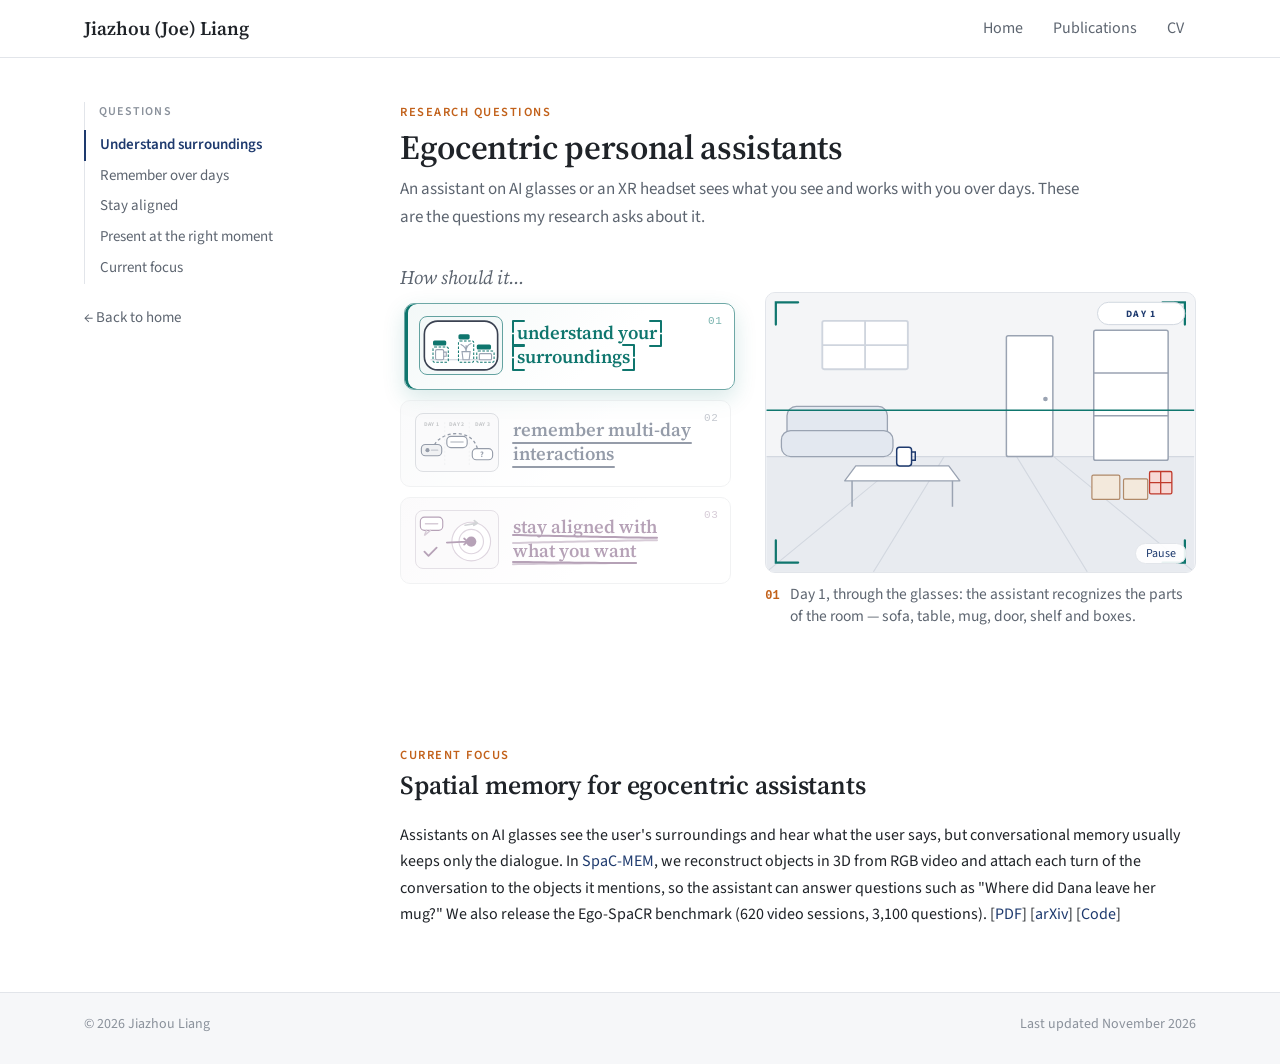
<file: questions.html>
<!doctype html>
<html lang="en">
<head>
<meta charset="utf-8">
<meta name="viewport" content="width=device-width, initial-scale=1">
<title>Research questions | Jiazhou (Joe) Liang</title>
<meta name="description" content="Four research questions for egocentric personal assistants on AI glasses and XR headsets, illustrated with an animated example.">
<meta name="author" content="Jiazhou Liang">
<link rel="preconnect" href="https://fonts.googleapis.com">
<link rel="preconnect" href="https://fonts.gstatic.com" crossorigin>
<link href="https://fonts.googleapis.com/css2?family=Source+Sans+3:ital,wght@0,400;0,600;1,400&family=Source+Serif+4:ital,opsz,wght@0,8..60,400;0,8..60,600;1,8..60,400&display=swap" rel="stylesheet">
<link rel="stylesheet" href="assets/css/style.css">
</head>
<body>

<header class="site-nav">
  <div class="nav-inner">
    <a class="site-name" href="index.html">Jiazhou (Joe) Liang</a>
    <nav aria-label="Main">
      <ul>
        <li><a href="index.html">Home</a></li>
        <li><a href="publications.html">Publications</a></li>
        <li><a href="cv.html">CV</a></li>
      </ul>
    </nav>
  </div>
</header>

<div class="page">

  <aside class="rail">
    <nav class="toc" aria-label="Questions">
      <span class="toc-label">Questions</span>
      <a href="#see">Understand surroundings</a>
      <a href="#remember">Remember over days</a>
      <a href="#align">Stay aligned</a>
      <a href="#present">Present at the right moment</a>
      <a href="#spatial-memory">Current focus</a>
    </nav>
    <div class="rail-group">
      <a class="rail-back" href="index.html">&larr; Back to home</a>
    </div>
  </aside>

  <main class="content">
    <div class="page-head">
      <span class="kicker">Research questions</span>
      <h1>Egocentric personal assistants</h1>
      <p class="page-intro">
        An assistant on AI glasses or an XR headset sees what you see and works with you over days.
        These are the questions my research asks about it.
      </p>
    </div>

    <section class="block">
    <div class="hero" id="hero">
      <div class="asks" id="asks">
      <p class="asks-intro">How should it&hellip;</p>
      <ol class="asks-grid">
        <li class="ask ask-see" id="see" data-shape="brackets"><span class="ask-num">01</span><span class="ask-fig"><svg class="mini mini-see" viewBox="0 0 80 56" aria-hidden="true"><rect class="lens" x="4" y="4" width="72" height="48" rx="13"/><line class="table" x1="10" y1="42" x2="70" y2="42"/><rect class="obj" x="15" y="32" width="8" height="10" rx="1.5"/><path class="obj-l" d="M23 34.5h2.5v4H23"/><path class="obj" d="M41 34h8l-1 8h-6z"/><path class="obj-l" d="M45 34c0-4-3-6-5-7M45 34c0-4 2-7 5-8M45 34v-6"/><rect class="obj" x="58" y="36" width="12" height="6" rx="1"/><line class="scan" x1="8" y1="10" x2="72" y2="10"/><g class="bb b1"><rect x="12.5" y="29.5" width="15" height="15" rx="1.5"/><rect class="tag" x="12.5" y="23" width="13" height="5" rx="1.5"/></g><g class="bb b2"><rect x="37.5" y="23.5" width="15" height="21" rx="1.5"/><rect class="tag" x="37.5" y="17" width="11" height="5" rx="1.5"/></g><g class="bb b3"><rect x="55.5" y="33.5" width="17" height="11" rx="1.5"/><rect class="tag" x="55.5" y="27" width="14" height="5" rx="1.5"/></g></svg></span><span class="ask-text">understand your surroundings</span></li>
        <li class="ask ask-mem" id="remember" data-shape="timeline"><span class="ask-num">02</span><span class="ask-fig"><svg class="mini mini-mem" viewBox="0 0 80 56" aria-hidden="true"><path class="col" d="M28 8v42M52 8v42"/><text x="15" y="12">DAY 1</text><text x="40" y="12">DAY 2</text><text x="65" y="12">DAY 3</text><g class="bub m1"><rect x="5" y="30" width="20" height="11" rx="4"/><circle cx="11" cy="35.5" r="2"/><path d="M15 35.5h6"/></g><g class="bub m2"><rect x="30" y="22" width="20" height="11" rx="4"/><path d="M34 27.5h12"/></g><g class="bub m3"><rect x="55" y="34" width="20" height="11" rx="4"/><text class="q" x="65" y="42.3">?</text></g><path class="recall" d="M60 34 C55 14 26 16 18 30"/></svg></span><span class="ask-text">remember multi-day interactions</span></li>
        <li class="ask ask-align" id="align" data-shape="converge"><span class="ask-num">03</span><span class="ask-fig"><svg class="mini mini-align" viewBox="0 0 80 56" aria-hidden="true"><circle class="ring r1" cx="54" cy="30" r="19"/><circle class="ring r2" cx="54" cy="30" r="12"/><circle class="ring r3" cx="54" cy="30" r="5"/><g class="dart d1"><path d="M48 14 l12 -2 M57 9.5 l3 2.5 -3.5 2"/></g><g class="bub fb"><rect x="4" y="6" width="22" height="13" rx="4"/><path d="M9 12.5h12"/><path class="tail" d="M10 19l-2 5 6-5"/></g><g class="dart d2"><path d="M30 31 l20 -1 M47 27 l3.5 3 -3.5 3"/></g><path class="check" d="M8 40 l4 4 l8 -8"/></svg></span><span class="ask-text">stay aligned with what you want</span></li>
        <li class="ask ask-show" id="present" data-shape="wave"><span class="ask-num">04</span><span class="ask-fig"><svg class="mini mini-show" viewBox="0 0 80 56" aria-hidden="true"><line class="tl" x1="8" y1="47" x2="72" y2="47"/><path class="tick" d="M18 44.5v5M30 44.5v5M64 44.5v5"/><path class="moment" d="M50 42.6l1.3 3 3.2.9-3.2 1-1.3 3-1.3-3-3.2-1 3.2-.9z"/><g class="head"><line x1="8" y1="38" x2="8" y2="51"/><circle cx="8" cy="38" r="2.4"/></g><g class="hud"><rect x="24" y="5" width="44" height="22" rx="5"/><path class="ln" d="M30 13h22M30 19h15"/><path class="spark" d="M61 12.6l.9 2 2 .9-2 .9-.9 2-.9-2-2-.9 2-.9z"/><path class="tail" d="M45 27l5 7 3-7"/></g></svg></span><span class="ask-text">present information at the right moment?</span></li>
      </ol>
      </div>
<figure class="stage">
        <div class="stage-view" id="stage" role="img" aria-label="Animated example: an assistant on AI glasses recognizes a living room, pins what it saw to a map across three days, agrees a plan with the user, and shows timely labels through the glasses.">
<svg class="layer" id="pov" viewBox="0 0 460 300" aria-hidden="true">
<rect class="wall" x="0" y="0" width="460" height="176"/><rect class="floor" x="0" y="176" width="460" height="124"/>
<path class="persp" d="M151 176L0 300M191 176L115 300M269 176L345 300M309 176L460 300M0 176H460"/>
<rect class="win" x="60" y="30" width="92" height="52" rx="2"/><path class="win-l" d="M106 30V82M60 56H152"/>
<rect class="sofa" x="22" y="122" width="108" height="38" rx="10"/><rect class="sofa" x="16" y="148" width="120" height="28" rx="10"/>
<rect class="door" x="258" y="46" width="50" height="130" rx="2"/><circle class="knob" cx="300" cy="114" r="2.5"/>
<rect class="shelf" x="352" y="40" width="80" height="140" rx="2"/><path class="shelf-l" d="M352 86H432M352 132H432"/>
<path class="tbl" d="M96 186H196L208 202H84Z"/><path class="tbl-l" d="M92 202V230M200 202V230"/>
<rect class="mug" x="140" y="166" width="16" height="20" rx="3"/><path class="mug-h" d="M156 171h4v9h-4"/>
<g class="pv-d1"><rect class="cbox" x="350" y="196" width="30" height="26" rx="1.5"/><rect class="cbox" x="384" y="200" width="26" height="22" rx="1.5"/><rect class="rbox" x="412" y="192" width="24" height="24" rx="1.5"/><path class="rib" d="M424 192V216M412 204H436"/></g>
<g class="pv-d3"><rect class="cbox" x="362" y="56" width="30" height="30" rx="1.5"/><rect class="cbox" x="396" y="100" width="26" height="32" rx="1.5"/><rect class="rbox" x="266" y="188" width="34" height="28" rx="1.5"/><path class="rib" d="M283 188V216M266 202H300"/></g>
<g class="hudA">
<path class="vf" d="M10 34V10H34M426 10H450V34M450 266V290H426M34 290H10V266"/>
<g class="det det0"><rect class="bb" x="12" y="114" width="130" height="66" rx="3"/><rect class="dt" x="12" y="99" width="37" height="14" rx="3"/><text x="18" y="109.5">sofa</text></g><g class="det det1"><rect class="bb" x="78" y="160" width="136" height="48" rx="3"/><rect class="dt" x="78" y="145" width="43" height="14" rx="3"/><text x="84" y="155.5">table</text></g><g class="det det2"><rect class="bb" x="134" y="160" width="30" height="30" rx="3"/><rect class="dt" x="134" y="145" width="31" height="14" rx="3"/><text x="140" y="155.5">mug</text></g><g class="det det3"><rect class="bb" x="252" y="42" width="62" height="138" rx="3"/><rect class="dt" x="252" y="27" width="37" height="14" rx="3"/><text x="258" y="37.5">door</text></g><g class="det det4"><rect class="bb" x="346" y="34" width="92" height="152" rx="3"/><rect class="dt" x="350" y="38" width="43" height="14" rx="3"/><text x="356" y="48.5">shelf</text></g><g class="det det5"><rect class="bb" x="344" y="186" width="100" height="42" rx="3"/><rect class="dt" x="344" y="230" width="62" height="14" rx="3"/><text x="350" y="240.5">boxes ×3</text></g>
<g class="roomchip"><rect x="14" y="264" width="176" height="24" rx="12"/><text x="27" y="280.5">Living room · 6 objects</text></g>
<line class="scanA" x1="0" y1="2" x2="460" y2="2"/>
</g>
<g class="hudD">
<path class="lead l1" d="M148 166 C160 140 172 120 174 114"/>
<g class="lab l1"><rect x="22" y="88" width="174" height="25" rx="6"/><text x="32" y="105">Dana’s mug · seen Day 1</text></g>
<path class="lead l2" d="M409 132 L404 190"/>
<g class="lab l2"><rect x="324" y="190" width="114" height="25" rx="6"/><text x="334" y="207">Boxes shelved ✓</text></g>
<path class="lead l3" d="M283 216 L288 230"/>
<g class="lab l3"><rect x="248" y="230" width="192" height="25" rx="6"/><text x="258" y="247">Dana’s gift · keep by the door</text></g>
<path class="bell" d="M316 74a12 12 0 0 1 0 24M322 68a20 20 0 0 1 0 36"/>
<g class="note"><rect x="30" y="212" width="186" height="52" rx="10"/><path class="note-i" d="M46 244v-7a6 6 0 0 1 12 0v7l2 2H44z M49 248a3 3 0 0 0 6 0"/><text x="70" y="233" class="nb">Dana just arrived.</text><text x="70" y="251">Hand her the red box.</text></g>
<g class="gaze"><circle r="11"/><circle class="gd" r="2"/><path d="M-16 0h-5M16 0h5M0 -16v-5M0 16v5"/></g>
</g>
<g class="frameD"><path class="frame" fill-rule="evenodd" d="M-40 -40H500V340H-40Z M48 26H186A34 34 0 0 1 220 60V240A34 34 0 0 1 186 274H48A34 34 0 0 1 14 240V60A34 34 0 0 1 48 26Z M274 26H412A34 34 0 0 1 446 60V240A34 34 0 0 1 412 274H274A34 34 0 0 1 240 240V60A34 34 0 0 1 274 26Z"/><path class="rim" d="M48 26H186A34 34 0 0 1 220 60V240A34 34 0 0 1 186 274H48A34 34 0 0 1 14 240V60A34 34 0 0 1 48 26Z M274 26H412A34 34 0 0 1 446 60V240A34 34 0 0 1 412 274H274A34 34 0 0 1 240 240V60A34 34 0 0 1 274 26Z M220 120 Q230 112 240 120"/></g>
</svg>
<div class="layer" id="map-wrap"><svg id="map" viewBox="-20 30 300 196" aria-hidden="true">
<defs><pattern id="mgrid" width="20" height="20" patternUnits="userSpaceOnUse"><path d="M20 0H0V20" class="grid-line"/></pattern></defs>
<rect x="-3000" y="-2000" width="7500" height="4500" fill="url(#mgrid)"/>
<g id="day1"><rect class="apt-bg" x="10" y="10" width="440" height="226"/><text class="rm" x="130" y="228" text-anchor="middle">LIVING ROOM</text><text class="rm" x="350" y="112" text-anchor="middle">KITCHEN</text><text class="rm" x="305" y="228" text-anchor="middle">BEDROOM</text><text class="rm" x="405" y="228" text-anchor="middle">OFFICE</text><rect class="ob" x="18" y="70" width="28" height="96" rx="6"/><rect class="ob" x="88" y="104" width="70" height="44" rx="3"/><circle class="ob" cx="142" cy="116" r="4.5"/><path class="ol" d="M146.5 114h3v4h-3"/><rect class="ob" x="196" y="14" width="48" height="20" rx="1.5"/><path class="ol" d="M212 14V34M228 14V34"/><rect class="ob" x="256" y="16" width="188" height="14" rx="2"/><rect class="ob" x="420" y="36" width="24" height="30" rx="2"/><rect class="ob" x="262" y="150" width="60" height="70" rx="4"/><rect class="ob" x="266" y="154" width="52" height="14" rx="3"/><rect class="ob" x="368" y="128" width="76" height="20" rx="2"/><circle class="ob" cx="406" cy="170" r="8"/><rect class="cb" x="212" y="84" width="16" height="16" rx="1.5"/><rect class="cb" x="214" y="106" width="14" height="14" rx="1.5"/><rect class="rb" x="213" y="126" width="16" height="16" rx="1.5"/><path class="w" d="M150 10H10V236H450V10H185"/><path class="w" d="M250 10V60M250 95V160M250 190V236M250 120H380M410 120H450M360 120V160M360 190V236"/>
<path class="trail tr1" pathLength="1" d="M130 230 C118 196 64 196 64 150 S120 92 204 92"/>
<circle class="halo" cx="142" cy="116" r="13"/>
<g class="pins1"><circle class="pin" cx="32" cy="118" r="3.4"/><circle class="pin" cx="123" cy="126" r="3.4"/><circle class="pin" cx="142" cy="116" r="3.4"/><circle class="pin" cx="220" cy="24" r="3.4"/><circle class="pin" cx="220" cy="104" r="3.4"/><circle class="pin" cx="167" cy="12" r="3.4"/></g><g class="tags1"><g class="tg"><rect x="38" y="100" width="33" height="14" rx="3"/><text x="44" y="110.4">sofa</text></g><g class="tg"><rect x="129" y="108" width="38" height="14" rx="3"/><text x="135" y="118.4">table</text></g><g class="tg"><rect x="148" y="98" width="28" height="14" rx="3"/><text x="154" y="108.4">mug</text></g><g class="tg"><rect x="226" y="6" width="38" height="14" rx="3"/><text x="232" y="16.4">shelf</text></g><g class="tg"><rect x="226" y="86" width="38" height="14" rx="3"/><text x="232" y="96.4">boxes</text></g><g class="tg"><rect x="173" y="18" width="33" height="14" rx="3"/><text x="179" y="28.4">door</text></g></g>
<g class="walker1" transform="translate(130 215) rotate(-90)"><path class="cone" d="M0 0 L73.6 -42.5 A85 85 0 0 1 73.6 42.5 Z"/><ellipse class="hb" rx="7" ry="12.5"/><circle class="hh" r="7.6"/><rect class="hg" x="5.2" y="-6.6" width="3.8" height="13.2" rx="1.9"/></g>
</g>
<g id="day2" transform="translate(500 0)"><rect class="apt-bg" x="10" y="10" width="440" height="226"/><text class="rm" x="130" y="228" text-anchor="middle">LIVING ROOM</text><text class="rm" x="350" y="112" text-anchor="middle">KITCHEN</text><text class="rm" x="305" y="228" text-anchor="middle">BEDROOM</text><text class="rm" x="405" y="228" text-anchor="middle">OFFICE</text><rect class="ob" x="18" y="70" width="28" height="96" rx="6"/><rect class="ob" x="88" y="104" width="70" height="44" rx="3"/><circle class="ob" cx="142" cy="116" r="4.5"/><path class="ol" d="M146.5 114h3v4h-3"/><rect class="ob" x="196" y="14" width="48" height="20" rx="1.5"/><path class="ol" d="M212 14V34M228 14V34"/><rect class="ob" x="256" y="16" width="188" height="14" rx="2"/><rect class="ob" x="420" y="36" width="24" height="30" rx="2"/><rect class="ob" x="262" y="150" width="60" height="70" rx="4"/><rect class="ob" x="266" y="154" width="52" height="14" rx="3"/><rect class="ob" x="368" y="128" width="76" height="20" rx="2"/><circle class="ob" cx="406" cy="170" r="8"/><rect class="cb" x="212" y="84" width="16" height="16" rx="1.5"/><rect class="cb" x="214" y="106" width="14" height="14" rx="1.5"/><rect class="rb" x="213" y="126" width="16" height="16" rx="1.5"/><path class="w" d="M150 10H10V236H450V10H185"/><path class="w" d="M250 10V60M250 95V160M250 190V236M250 120H380M410 120H450M360 120V160M360 190V236"/>
<path class="trail tr2" pathLength="1" d="M130 230 C150 186 226 96 268 80 S318 58 300 30"/>
<g class="keys"><circle class="pin2" cx="300" cy="24" r="4"/><g class="tg2"><rect x="306" y="30" width="33" height="14" rx="3"/><text x="312" y="40.4">keys</text></g></g>
</g>
<g id="day3" transform="translate(1000 0)"><rect class="apt-bg" x="10" y="10" width="440" height="226"/><text class="rm" x="130" y="228" text-anchor="middle">LIVING ROOM</text><text class="rm" x="350" y="112" text-anchor="middle">KITCHEN</text><text class="rm" x="305" y="228" text-anchor="middle">BEDROOM</text><text class="rm" x="405" y="228" text-anchor="middle">OFFICE</text><rect class="ob" x="18" y="70" width="28" height="96" rx="6"/><rect class="ob" x="88" y="104" width="70" height="44" rx="3"/><circle class="ob" cx="142" cy="116" r="4.5"/><path class="ol" d="M146.5 114h3v4h-3"/><rect class="ob" x="196" y="14" width="48" height="20" rx="1.5"/><path class="ol" d="M212 14V34M228 14V34"/><rect class="ob" x="256" y="16" width="188" height="14" rx="2"/><rect class="ob" x="420" y="36" width="24" height="30" rx="2"/><rect class="ob" x="262" y="150" width="60" height="70" rx="4"/><rect class="ob" x="266" y="154" width="52" height="14" rx="3"/><rect class="ob" x="368" y="128" width="76" height="20" rx="2"/><circle class="ob" cx="406" cy="170" r="8"/><path class="w" d="M150 10H10V236H450V10H185"/><path class="w" d="M250 10V60M250 95V160M250 190V236M250 120H380M410 120H450M360 120V160M360 190V236"/>
<path class="trail tr3" pathLength="1" d="M306 214 C286 196 262 178 240 178 S164 206 130 206"/>
<defs><marker id="arrowhead" viewBox="0 0 10 10" refX="7" refY="5" markerUnits="userSpaceOnUse" markerWidth="7" markerHeight="7" orient="auto"><path d="M0 0L10 5L0 10z" fill="#8a3a8f"/></marker></defs>
<path class="prop p12" d="M220 84 Q212 60 206 38" marker-end="url(#arrowhead)"/>
<path class="prop p12" d="M221 106 Q228 70 221 38" marker-end="url(#arrowhead)"/>
<path class="prop p3" d="M221 126 Q244 80 236 38" marker-end="url(#arrowhead)"/>
<path class="nope" d="M234 76l8 8M242 76l-8 8"/>
<rect class="cb bx1" x="212" y="84" width="16" height="16" rx="1.5"/>
<rect class="cb bx2" x="214" y="106" width="14" height="14" rx="1.5"/>
<g class="bx3"><rect class="rb" x="213" y="126" width="16" height="16" rx="1.5"/><path class="rib" d="M221 126V142M213 134H229"/><g class="gift"><rect x="193" y="145" width="56" height="13" rx="3"/><text x="198" y="154.5">Dana’s gift</text></g></g>
<g class="chk"><circle cx="214" cy="14" r="5"/><path d="M211.5 14l2 2 3-3.5"/><circle cx="231" cy="16" r="5"/><path d="M228.5 16l2 2 3-3.5"/><circle cx="178" cy="24" r="5"/><path d="M175.5 24l2 2 3-3.5"/></g>
<g class="user3"><circle class="talk tu" cx="130" cy="206" r="17"/><g transform="translate(130 206) rotate(-90)"><ellipse class="hb" rx="7" ry="12.5"/><circle class="hh" r="7.6"/><rect class="hg" x="5.2" y="-6.6" width="3.8" height="13.2" rx="1.9"/></g></g>
<g class="bot3"><circle class="talk tb" cx="156" cy="184" r="15"/><g transform="translate(156 184) scale(.62)"><g class="bot"><circle class="glow" r="17"/><rect class="bot-b" x="-12" y="-10" width="24" height="20" rx="7"/><circle class="eye" cx="-4.5" cy="-1" r="2.2"/><circle class="eye" cx="4.5" cy="-1" r="2.2"/><path class="ant" d="M0 -10V-15"/><circle class="eye" cx="0" cy="-16.5" r="2"/></g></g></g>
</g>
<g class="tl">
<path class="tl-line" d="M0 300H1460"/>
<circle class="tl-dot" cx="230" cy="300" r="12"/><circle class="tl-dot" cx="730" cy="300" r="12"/><circle class="tl-dot" cx="1230" cy="300" r="12"/>
<g class="cap1"><text class="tl-day" x="230" y="356" text-anchor="middle">DAY 1</text><text class="tl-sub" x="230" y="398" text-anchor="middle">explores the living room</text></g>
<g class="cap2"><text class="tl-day" x="730" y="356" text-anchor="middle">DAY 2</text><text class="tl-sub" x="730" y="398" text-anchor="middle">leaves keys in the kitchen</text></g>
<g class="cap3"><text class="tl-day" x="1230" y="356" text-anchor="middle">DAY 3</text><text class="tl-sub" x="1230" y="398" text-anchor="middle">asks “Where’s Dana’s mug?”</text></g>
</g>
<path class="recall" pathLength="1" d="M1130 192 C940 -300 360 -300 142 104"/>
<g class="recall-cap"><text x="636" y="-284" text-anchor="middle">Answered from Day 1:</text><text class="rc2" x="636" y="-236" text-anchor="middle">“On the living-room table”</text></g>
</svg></div>
<svg class="layer" id="hud" viewBox="0 0 460 300" aria-hidden="true">
<g class="chat"><rect class="panel" x="8" y="8" width="226" height="240" rx="12"/>
<g class="say s1 user"><rect x="16" y="16" width="210" height="38" rx="9"/><text x="26" y="32"><tspan class="b">You</tspan> Can you help me tidy up</text><text x="26" y="47">before Dana visits?</text></g>
<g class="say s2 bot-say"><rect x="16" y="60" width="210" height="38" rx="9"/><text x="26" y="76"><tspan class="b">Assistant</tspan> Sure. Move all the</text><text x="26" y="91">boxes onto the shelf?</text></g>
<g class="say s3 user"><rect x="16" y="104" width="210" height="38" rx="9"/><text x="26" y="120"><tspan class="b">You</tspan> Yes, but keep the red</text><text x="26" y="135">one out. It’s her gift.</text></g>
<g class="say s4 bot-say"><rect x="16" y="148" width="210" height="38" rx="9"/><text x="26" y="164"><tspan class="b">Assistant</tspan> Got it: shelve the</text><text x="26" y="179">boxes, red box by the door.</text></g>
<g class="pref"><rect x="16" y="194" width="210" height="44" rx="9"/><text x="26" y="211" class="b">Saved preference</text><text x="26" y="228">red box = Dana’s gift, keep out</text></g>
</g>
<g class="badge"><rect x="356" y="10" width="94" height="24" rx="12"/><text id="day-badge" x="403" y="26" text-anchor="middle">DAY 1</text></g>
</svg>
          <div class="layer flash"></div>
          <button type="button" class="stage-btn" id="story-toggle" aria-pressed="false">Pause</button>
        </div>
        <figcaption class="stage-cap"><span class="stage-num" id="stage-num">01</span><span id="stage-text"></span></figcaption>
      </figure>
    </div>
    </section>

    <section id="spatial-memory" class="block">
      <div class="block-head">
        <span class="kicker">Current focus</span>
        <h2>Spatial memory for egocentric assistants</h2>
      </div>
      <p class="focus-text">
        Assistants on AI glasses see the user's surroundings and hear what the user says, but
        conversational memory usually keeps only the dialogue. In
        <a href="publications.html#liang2026spacmem">SpaC-MEM</a>, we reconstruct objects in 3D from
        RGB video and attach each turn of the conversation to the objects it mentions, so the
        assistant can answer questions such as "Where did Dana leave her mug?" We also release the
        Ego-SpaCR benchmark (620 video sessions, 3,100 questions).
        [<a href="papers/2026-arxiv-spac-mem.pdf">PDF</a>]
        [<a href="https://arxiv.org/abs/2610.05526">arXiv</a>]
        [<a href="https://github.com/joeliang0520/SAPCR-MEM">Code</a>]
      </p>
    </section>
  </main>
</div>

<footer class="site-footer">
  <div class="footer-inner">
    <span>&copy; 2026 Jiazhou Liang</span>
    <span>Last updated November 2026</span>
  </div>
</footer>

<script src="assets/js/site.js"></script>
<script src="assets/js/story.js"></script>
<script src="assets/js/hero.js"></script>
</body>
</html>
</file>
<file: assets/css/style.css>
/* Jiazhou (Joe) Liang - academic homepage
   Layout: sticky top bar, then a two-column page (left rail + main content). */

:root {
  --bg: #ffffff;
  --bg-soft: #f6f7f9;
  --bg-tint: #f1f4f9;
  --text: #1f2328;
  --muted: #5d6570;
  --faint: #8a919b;
  --rule: #e2e5ea;
  --rule-strong: #cfd5de;
  --link: #1e3a6e;
  --link-hover: #0b5394;
  --accent: #c2611a;
  --accent-soft: #fdeed8;
  --radius: 10px;
  --serif: "Source Serif 4", Georgia, "Times New Roman", serif;
  --sans: "Source Sans 3", "Helvetica Neue", Arial, sans-serif;
  --mono: Menlo, Consolas, "Liberation Mono", monospace;
  --nav-h: 58px;
}

*, *::before, *::after { box-sizing: border-box; }
html { -webkit-text-size-adjust: 100%; scroll-behavior: smooth; scroll-padding-top: calc(var(--nav-h) + 20px); }

body {
  margin: 0;
  background: var(--bg);
  color: var(--text);
  font-family: var(--sans);
  font-size: 17px;
  line-height: 1.65;
}

a { color: var(--link); text-decoration: none; }
a:hover { color: var(--link-hover); text-decoration: underline; text-underline-offset: 2px; }

h1, h2, h3 { font-family: var(--serif); font-weight: 600; color: var(--text); }
h1 { font-size: 34px; line-height: 1.2; margin: 0 0 8px; letter-spacing: -0.01em; }
h2 { font-size: 26px; line-height: 1.25; margin: 0; letter-spacing: -0.005em; }
h3 { font-size: 18px; line-height: 1.35; margin: 0 0 4px; }
p { margin: 0 0 14px; }

/* ---------- Top bar ---------- */
.site-nav {
  position: sticky;
  top: 0;
  z-index: 20;
  height: var(--nav-h);
  background: rgba(255, 255, 255, .86);
  -webkit-backdrop-filter: saturate(1.4) blur(10px);
  backdrop-filter: saturate(1.4) blur(10px);
  border-bottom: 1px solid var(--rule);
}
.nav-inner {
  max-width: 1160px;
  height: 100%;
  margin: 0 auto;
  padding: 0 24px;
  display: flex;
  align-items: center;
  justify-content: space-between;
  gap: 16px;
}
.site-name { font-family: var(--serif); font-size: 19px; font-weight: 600; color: var(--text); white-space: nowrap; }
.site-name:hover { color: var(--text); text-decoration: none; }
.site-nav ul { list-style: none; margin: 0; padding: 0; display: flex; gap: 6px; }
.site-nav ul a {
  display: block;
  padding: 5px 12px;
  border-radius: 999px;
  color: var(--muted);
  font-size: 16px;
  transition: background-color .2s ease, color .2s ease;
}
.site-nav ul a:hover { background: var(--bg-soft); color: var(--text); text-decoration: none; }
.site-nav ul a[aria-current="page"] { background: var(--bg-tint); color: var(--link); font-weight: 600; }

/* ---------- Page grid ---------- */
.page {
  max-width: 1160px;
  margin: 0 auto;
  padding: 44px 24px 64px;
  display: grid;
  grid-template-columns: 260px minmax(0, 1fr);
  gap: 56px;
  align-items: start;
}
.rail {
  position: sticky;
  top: calc(var(--nav-h) + 28px);
  max-height: calc(100vh - var(--nav-h) - 48px);
  overflow-y: auto;
  scrollbar-width: none;
  display: flex;
  flex-direction: column;
  gap: 22px;
  font-size: 15px;
}
.rail::-webkit-scrollbar { display: none; }
.content { min-width: 0; }

/* ---------- Profile rail (home) ---------- */
.profile-photo {
  display: block;
  width: 100%;
  max-width: 220px;
  height: auto;
  aspect-ratio: 457 / 480;
  object-fit: cover;
  border-radius: 14px;
  box-shadow: 0 1px 2px rgba(16, 24, 40, .06), 0 8px 24px rgba(16, 24, 40, .08);
}
.profile-name { font-size: 25px; margin: 0 0 4px; }
.profile-role { color: var(--muted); margin: 0 0 12px; line-height: 1.45; }
.facts { list-style: none; margin: 0 0 14px; padding: 0; color: var(--muted); }
.facts li { display: flex; gap: 8px; align-items: flex-start; padding: 2px 0; line-height: 1.4; }
.facts svg {
  flex: 0 0 16px;
  width: 16px;
  height: 16px;
  margin-top: 2px;
  fill: none;
  stroke: var(--faint);
  stroke-width: 1.8;
  stroke-linecap: round;
  stroke-linejoin: round;
}
.social { display: flex; flex-wrap: wrap; gap: 8px; align-items: center; }
.social a:not(.cv-btn) {
  display: grid;
  place-items: center;
  width: 36px;
  height: 36px;
  border: 1px solid var(--rule);
  border-radius: 50%;
  color: var(--muted);
  transition: color .2s ease, border-color .2s ease, transform .2s ease;
}
.social a:not(.cv-btn):hover { color: var(--link); border-color: var(--link); transform: translateY(-2px); text-decoration: none; }
.social svg { width: 16px; height: 16px; }
.cv-btn {
  display: inline-block;
  padding: 6px 14px;
  border-radius: 999px;
  background: var(--link);
  color: #fff;
  font-size: 14.5px;
  font-weight: 600;
  transition: background-color .2s ease, transform .2s ease;
}
.cv-btn:hover { background: var(--link-hover); color: #fff; text-decoration: none; transform: translateY(-1px); }
.cv-btn.wide { display: block; text-align: center; }
.rail-note { display: block; margin-top: 6px; font-size: 13px; color: var(--faint); text-align: center; }

.toc { display: flex; flex-direction: column; border-left: 1px solid var(--rule); }
.toc-label {
  display: block;
  margin-bottom: 8px;
  font-size: 12px;
  font-weight: 600;
  letter-spacing: .1em;
  text-transform: uppercase;
  color: var(--faint);
}
.toc .toc-label { padding-left: 14px; }
.toc a {
  padding: 3px 0 3px 14px;
  margin-left: -1px;
  border-left: 2px solid transparent;
  color: var(--muted);
  transition: color .2s ease, border-color .2s ease;
}
.toc a:hover { color: var(--text); text-decoration: none; }
.toc a.active { color: var(--link); border-left-color: var(--link); font-weight: 600; }

/* ---------- Content blocks ---------- */
.block { margin-bottom: 64px; }
.block:last-child { margin-bottom: 0; }
.block-head { margin-bottom: 20px; }
.block-head.with-link { display: flex; justify-content: space-between; align-items: flex-end; gap: 16px; }
.kicker {
  display: block;
  margin-bottom: 4px;
  font-size: 12.5px;
  font-weight: 600;
  letter-spacing: .12em;
  text-transform: uppercase;
  color: var(--accent);
}
.more-link { font-size: 15px; font-weight: 600; white-space: nowrap; }
.more-link span { display: inline-block; transition: transform .2s ease; }
.more-link:hover span { transform: translateX(3px); }
.page-head { margin-bottom: 30px; }
.page-intro { color: var(--muted); max-width: 680px; }
.note { font-size: 14.5px; color: var(--muted); margin-top: -8px; }
.content > .block > h2 { margin-bottom: 18px; padding-bottom: 8px; border-bottom: 1px solid var(--rule); }

/* About */
.latest {
  display: inline-flex;
  align-items: center;
  gap: 10px;
  margin-bottom: 18px;
  padding: 4px 14px 4px 5px;
  border: 1px solid var(--rule);
  border-radius: 999px;
  font-size: 14.5px;
  color: var(--text);
  transition: border-color .2s ease, box-shadow .2s ease;
}
.latest:hover { border-color: var(--rule-strong); box-shadow: 0 4px 14px rgba(30, 58, 110, .08); text-decoration: none; color: var(--text); }
.latest-tag {
  padding: 1px 9px;
  border-radius: 999px;
  background: var(--accent-soft);
  color: var(--accent);
  font-size: 12.5px;
  font-weight: 600;
}
.latest span[aria-hidden] { color: var(--link); transition: transform .2s ease; }
.latest:hover span[aria-hidden] { transform: translateX(3px); }
.lead {
  font-family: var(--serif);
  font-size: 25px;
  line-height: 1.4;
  color: var(--text);
  margin-bottom: 18px;
  letter-spacing: -0.005em;
}
.hero {
  position: relative;
  display: grid;
  grid-template-columns: minmax(0, 1fr) minmax(0, 1.3fr);
  gap: 18px 34px;
  align-items: center;
  margin: 6px 0 30px;
}
.hero .stage { grid-column: 2; grid-row: 1; }
.hero .asks { grid-column: 1; grid-row: 1; }
.asks { margin: 0; }
.asks-intro {
  margin: 0 0 10px;
  font-family: var(--serif);
  font-style: italic;
  font-size: 19px;
  color: var(--muted);
}
.asks-grid {
  list-style: none; margin: 0; padding: 0;
  display: grid; grid-template-columns: 1fr; gap: 10px;
}
.ask {
  --hl: var(--link);
  position: relative;
  display: flex; align-items: center; gap: 14px;
  padding: 12px 30px 14px 14px;
  border: 1px solid var(--rule);
  border-radius: var(--radius);
  background: linear-gradient(135deg, color-mix(in srgb, var(--hl) 5%, #fff), #fff 60%);
  transition: border-color .25s ease, box-shadow .25s ease, transform .25s ease;
}
.ask:hover {
  border-color: color-mix(in srgb, var(--hl) 35%, var(--rule));
  box-shadow: 0 10px 26px color-mix(in srgb, var(--hl) 14%, transparent);
  transform: translateY(-2px);
}
.ask-see   { --hl: #0f766e; }
.ask-mem   { --hl: #1e3a6e; }
.ask-align { --hl: #8a3a8f; }
.ask-show  { --hl: #c2611a; }
.ask-num {
  position: absolute; top: 8px; right: 12px;
  font-family: var(--mono); font-size: 11px; letter-spacing: .05em;
  color: color-mix(in srgb, var(--hl) 55%, #fff);
}
.ask-fig {
  flex: none;
  width: 84px; height: 59px;
  border: 1px solid color-mix(in srgb, var(--hl) 22%, var(--rule));
  border-radius: 8px;
  background: color-mix(in srgb, var(--hl) 5%, #fff);
  overflow: hidden;
  transition: border-color .3s ease;
}
.mini { display: block; width: 100%; height: 100%; }
.mini [class] { transform-box: view-box; }
.mini text { font: 700 5.6px var(--sans); letter-spacing: .06em; fill: var(--faint); text-anchor: middle; }
.mini .bub rect { fill: #fff; stroke: var(--hl); stroke-width: 1.1; }
.mini .bub path { fill: none; stroke: color-mix(in srgb, var(--hl) 55%, #fff); stroke-width: 1.4; stroke-linecap: round; }
.mini .bub circle { fill: var(--hl); }
.mini .check { fill: none; stroke: var(--hl); stroke-width: 1.8; stroke-linecap: round; stroke-linejoin: round; }
/* Scenes rest on their final frame; they play while the card is active or hovered. */

/* 01 see: the glasses scan the scene, then box and label each object. */
.mini-see .lens { fill: #fff; stroke: #3b4252; stroke-width: 1.6; }
.mini-see .table { stroke: #c9cfd9; stroke-width: 1.2; }
.mini-see .obj { fill: #fff; stroke: #9aa3b2; stroke-width: 1.1; }
.mini-see .obj-l { fill: none; stroke: #9aa3b2; stroke-width: 1.1; stroke-linecap: round; }
.mini-see .scan { stroke: var(--hl); stroke-width: 1.2; opacity: 0; }
.mini-see .bb rect { fill: none; stroke: var(--hl); stroke-width: 1; stroke-dasharray: 2.5 1.5; }
.mini-see .bb .tag { fill: var(--hl); stroke: none; }
.ask.active .mini-see .scan, .ask:hover .mini-see .scan { animation: see-scan 5s ease-in-out infinite; }
.ask.active .mini-see .b1, .ask:hover .mini-see .b1 { animation: see-b1 5s ease infinite; }
.ask.active .mini-see .b2, .ask:hover .mini-see .b2 { animation: see-b2 5s ease infinite; }
.ask.active .mini-see .b3, .ask:hover .mini-see .b3 { animation: see-b3 5s ease infinite; }
@keyframes see-scan { 0% { opacity: 0; transform: none; } 5% { opacity: .9; } 38% { opacity: .9; transform: translateY(36px); } 42%, 100% { opacity: 0; transform: translateY(36px); } }
@keyframes see-b1 { 0%, 18% { opacity: 0; } 22%, 92% { opacity: 1; } 100% { opacity: 0; } }
@keyframes see-b2 { 0%, 26% { opacity: 0; } 30%, 92% { opacity: 1; } 100% { opacity: 0; } }
@keyframes see-b3 { 0%, 34% { opacity: 0; } 38%, 92% { opacity: 1; } 100% { opacity: 0; } }

/* 02 remember: conversations pile up over days; a day-3 question recalls day 1. */
.mini-mem .col { fill: none; stroke: #dfe3e9; stroke-width: 1; stroke-dasharray: 2 2; }
.mini-mem .q { fill: var(--hl); font-size: 8px; }
.mini-mem .recall { fill: none; stroke: var(--hl); stroke-width: 1.3; stroke-dasharray: 3 2.5; }
.mini-mem .m1 rect { fill: color-mix(in srgb, var(--hl) 14%, #fff); }
.ask.active .mini-mem .m1, .ask:hover .mini-mem .m1 { animation: mem-m1 5s ease infinite; }
.ask.active .mini-mem .m2, .ask:hover .mini-mem .m2 { animation: mem-m2 5s ease infinite; }
.ask.active .mini-mem .m3, .ask:hover .mini-mem .m3 { animation: mem-m3 5s ease infinite; }
.ask.active .mini-mem .recall, .ask:hover .mini-mem .recall { animation: mem-recall 5s ease infinite; }
.ask.active .mini-mem .m1 rect, .ask:hover .mini-mem .m1 rect { animation: mem-glow 5s ease infinite; }
@keyframes mem-m1 { 0%, 4% { opacity: 0; transform: translateY(5px); } 12%, 94% { opacity: 1; transform: none; } 100% { opacity: 0; } }
@keyframes mem-m2 { 0%, 22% { opacity: 0; transform: translateY(5px); } 30%, 94% { opacity: 1; transform: none; } 100% { opacity: 0; } }
@keyframes mem-m3 { 0%, 40% { opacity: 0; transform: translateY(5px); } 48%, 94% { opacity: 1; transform: none; } 100% { opacity: 0; } }
@keyframes mem-recall { 0%, 54% { opacity: 0; stroke-dashoffset: 40; } 58% { opacity: 1; } 74%, 94% { opacity: 1; stroke-dashoffset: 0; } 100% { opacity: 0; } }
@keyframes mem-glow { 0%, 72% { fill: #fff; } 78%, 100% { fill: color-mix(in srgb, var(--hl) 24%, #fff); } }

/* 03 aligned: a first guess misses; the user's feedback steers the next one to the centre. */
.mini-align .ring { fill: #fff; stroke: color-mix(in srgb, var(--hl) 45%, #fff); stroke-width: 1.1; }
.mini-align .r3 { fill: var(--hl); stroke: none; }
.mini-align .dart path { fill: none; stroke-width: 1.7; stroke-linecap: round; stroke-linejoin: round; }
.mini-align .d1 path { stroke: #a3a9b4; }
.mini-align .d2 path { stroke: var(--hl); }
.mini-align .r3 { transform-origin: 54px 30px; }
.ask.active .mini-align .d1, .ask:hover .mini-align .d1 { animation: al-d1 5s ease-out infinite; }
.ask.active .mini-align .fb, .ask:hover .mini-align .fb { animation: al-fb 5s ease infinite; }
.ask.active .mini-align .d2, .ask:hover .mini-align .d2 { animation: al-d2 5s ease-out infinite; }
.ask.active .mini-align .r3, .ask:hover .mini-align .r3 { animation: al-hit 5s ease infinite; }
.ask.active .mini-align .check, .ask:hover .mini-align .check { animation: al-check 5s ease infinite; }
@keyframes al-d1 { 0% { opacity: 0; transform: translate(-40px, 6px); } 4% { opacity: 1; } 16%, 94% { opacity: 1; transform: none; } 100% { opacity: 0; } }
@keyframes al-fb { 0%, 22% { opacity: 0; transform: translateY(4px); } 30%, 94% { opacity: 1; transform: none; } 100% { opacity: 0; } }
@keyframes al-d2 { 0%, 42% { opacity: 0; transform: translateX(-30px); } 46% { opacity: 1; } 56%, 94% { opacity: 1; transform: none; } 100% { opacity: 0; } }
@keyframes al-hit { 0%, 55% { transform: none; } 62% { transform: scale(1.6); } 70%, 100% { transform: none; } }
@keyframes al-check { 0%, 62% { opacity: 0; } 70%, 94% { opacity: 1; } 100% { opacity: 0; } }

/* 04 present: the playhead runs along the day; the card appears exactly at the marked moment. */
.mini-show .tl { stroke: #c9cfd9; stroke-width: 1.4; stroke-linecap: round; }
.mini-show .tick { fill: none; stroke: #c9cfd9; stroke-width: 1.2; stroke-linecap: round; }
.mini-show .moment { fill: var(--hl); }
.mini-show .head line { stroke: #3b4252; stroke-width: 1.3; }
.mini-show .head circle { fill: #3b4252; }
.mini-show .head { transform: translateX(42px); }
.mini-show .hud rect { fill: #fff; stroke: var(--hl); stroke-width: 1.3; }
.mini-show .hud .ln { fill: none; stroke: color-mix(in srgb, var(--hl) 55%, #fff); stroke-width: 1.6; stroke-linecap: round; }
.mini-show .hud .tail { fill: #fff; stroke: var(--hl); stroke-width: 1.2; stroke-linejoin: round; }
.mini-show .hud .spark { fill: var(--hl); }
.mini-show .hud { transform-origin: 50px 34px; }
.ask.active .mini-show .head, .ask:hover .mini-show .head { animation: sh-head 5s linear infinite; }
.ask.active .mini-show .hud, .ask:hover .mini-show .hud { animation: sh-hud 5s cubic-bezier(.3,1.5,.5,1) infinite; }
@keyframes sh-head { 0% { transform: none; } 50%, 100% { transform: translateX(42px); } }
@keyframes sh-hud { 0%, 49% { opacity: 0; transform: scale(.2); } 58%, 92% { opacity: 1; transform: none; } 100% { opacity: 0; transform: scale(.9); } }
.ask-text {
  position: relative;
  font-family: var(--serif);
  font-size: 18.5px; line-height: 1.3; font-weight: 600;
  color: var(--hl);
}
/* Without JS: a plain coloured underline. */
html:not(.js) .ask-text { text-decoration: underline; text-decoration-color: var(--hl); text-decoration-thickness: 2px; text-underline-offset: 5px; }
.js .ask { opacity: 0; transform: translateY(10px); }
.js .ask.on { opacity: 1; transform: none; transition: opacity .5s ease, transform .5s ease, border-color .25s ease, box-shadow .25s ease; }
.js .ask.on:hover { transform: translateY(-2px); }
.js .asks.playing .ask.on:not(.active) { opacity: .5; filter: saturate(.5); }
.js .ask.on.active {
  border-color: color-mix(in srgb, var(--hl) 55%, var(--rule));
  box-shadow: 0 8px 22px color-mix(in srgb, var(--hl) 16%, transparent), inset 3px 0 0 var(--hl);
  transform: translateX(4px);
}
.ask.active .ask-fig { border-color: color-mix(in srgb, var(--hl) 60%, var(--rule)); }
.js .asks .ask { transition: opacity .45s ease, filter .45s ease, transform .45s ease, border-color .3s ease, box-shadow .3s ease; }
.hl-marks { position: absolute; inset: 0; width: 100%; height: 100%; overflow: visible; pointer-events: none; }
.hl-marks path, .hl-marks line { fill: none; stroke-width: 2; stroke-linecap: round; stroke-linejoin: round; }
.hl-marks .dot { stroke: none; transform-box: fill-box; transform-origin: center; transform: scale(0); }
.hl-marks .dot.on { transform: scale(1); transition: transform .35s cubic-bezier(.3,1.8,.5,1); }
.hl-marks .scan { stroke-width: 1.5; opacity: 0; }
.lead a.q {
  color: inherit;
  text-decoration: underline;
  text-decoration-style: dotted;
  text-decoration-color: var(--accent);
  text-decoration-thickness: 2px;
  text-underline-offset: 5px;
  transition: color .2s ease, text-decoration-color .2s ease;
}
.lead a.q:hover, .lead a.q:focus-visible { color: var(--link); text-decoration-style: solid; text-decoration-color: var(--link); }
.rail-back { font-size: 15px; color: var(--muted); }
.rail-back:hover { color: var(--link); }
.ask { cursor: pointer; }
.ask:focus-visible { outline: 2px solid var(--hl); outline-offset: 3px; }
.ask { scroll-margin-top: calc(var(--nav-h) + 24px); }
.ask:target { outline: 2px solid color-mix(in srgb, var(--hl) 60%, transparent); outline-offset: 3px; }
.chips { list-style: none; display: flex; flex-wrap: wrap; gap: 8px; margin: 18px 0 0; padding: 0; }
.chips li {
  padding: 3px 12px;
  border-radius: 999px;
  background: var(--bg-tint);
  color: var(--link);
  font-size: 14px;
}

/* ---------- Cards ---------- */
.card {
  background: #fff;
  border: 1px solid var(--rule);
  border-radius: var(--radius);
  transition: border-color .25s ease, box-shadow .25s ease, transform .25s ease;
}
.card:hover {
  border-color: var(--rule-strong);
  box-shadow: 0 2px 4px rgba(16, 24, 40, .04), 0 12px 28px rgba(16, 24, 40, .08);
  transform: translateY(-2px);
}
.badge {
  display: inline-block;
  padding: 1px 9px;
  border-radius: 999px;
  background: var(--bg-tint);
  color: var(--link);
  font-size: 12.5px;
  font-weight: 600;
  letter-spacing: .01em;
}

/* Research themes */
.themes { display: grid; grid-template-columns: 1fr 1fr; gap: 16px; }
.theme { display: flex; gap: 16px; align-items: flex-start; padding: 18px; }
.theme h3 { font-size: 17.5px; margin-bottom: 4px; }
.theme p { margin: 0 0 6px; font-size: 15.5px; line-height: 1.5; color: var(--muted); }
.theme .theme-papers { font-size: 14px; margin: 0; }
.theme:has(.theme-link) { position: relative; cursor: pointer; }
.theme-link { color: inherit; }
.theme-link::after { content: ""; position: absolute; inset: 0; border-radius: inherit; }
.theme-link span { display: inline-block; color: var(--link); transition: transform .2s ease; }
.theme:hover .theme-link { color: var(--link); text-decoration: none; }
.theme:hover .theme-link span { transform: translateX(3px); }
.theme .theme-papers a { position: relative; z-index: 1; }

/* Selected publication cards */
.card-grid { display: grid; grid-template-columns: repeat(2, minmax(0, 1fr)); gap: 18px; }
.pub-card { display: flex; flex-direction: column; overflow: hidden; }
.pub-card .card-fig {
  height: 170px;
  border: 0;
  border-bottom: 1px solid var(--rule);
  border-radius: 0;
  background: #fff;
  padding: 12px;
}
.card-body { display: flex; flex-direction: column; gap: 6px; padding: 14px 16px 16px; flex: 1; }
.card-body .badge { align-self: flex-start; }
.pub-card .pub-title { font-size: 16.5px; line-height: 1.35; margin: 2px 0 0; }
.pub-card .pub-authors { font-size: 14px; line-height: 1.45; color: var(--muted); margin: 0; }
.card-links { margin: auto 0 0; padding-top: 6px; font-size: 14px; display: flex; flex-wrap: wrap; gap: 4px 14px; }
.card-links a { font-weight: 600; }

/* ---------- Publication list ---------- */
.pubs { list-style: none; margin: 0; padding: 0; }
.pub-section { margin-bottom: 44px; }
.pub-section > h2 { margin-bottom: 6px; padding-bottom: 8px; border-bottom: 1px solid var(--rule); }
.pubs .pub {
  display: grid;
  grid-template-columns: 200px minmax(0, 1fr);
  gap: 22px;
  padding: 18px 0;
}
.pubs .pub + .pub { border-top: 1px solid #eef0f3; }
.pub-side { display: flex; flex-direction: column; gap: 8px; align-items: flex-start; }
.pub-thumb {
  display: block;
  width: 100%;
  height: 124px;
  padding: 7px;
  background: #fff;
  border: 1px solid var(--rule);
  border-radius: 8px;
  cursor: zoom-in;
  overflow: hidden;
  transition: border-color .2s ease, box-shadow .2s ease;
}
.pub-thumb img { width: 100%; height: 100%; object-fit: contain; transition: transform .4s ease; }
.pub-thumb:hover, .pub-thumb:focus-visible { border-color: var(--rule-strong); box-shadow: 0 6px 18px rgba(30, 58, 110, .10); }
.pub-thumb:hover img, .card:hover .card-fig img { transform: scale(1.04); }
.pub-tag {
  display: inline-block;
  padding: 1px 9px;
  border-radius: 999px;
  background: var(--bg-tint);
  color: var(--link);
  font-size: 12.5px;
  font-weight: 600;
}
.pubs .pub-title { font-family: var(--serif); font-size: 18px; font-weight: 600; line-height: 1.38; margin-bottom: 4px; }
.pub-authors { font-size: 15.5px; line-height: 1.5; }
.pub-venue { font-size: 15.5px; color: var(--muted); line-height: 1.5; }
.pub .me { font-weight: 600; text-decoration: underline; text-decoration-color: var(--accent); text-decoration-thickness: 2px; text-underline-offset: 3px; }
.pub sup { font-size: 0.7em; }
.pub-links { margin-top: 8px; font-size: 14.5px; display: flex; flex-wrap: wrap; gap: 4px 14px; }
.pub-links a, .pub-links .toggle { font-weight: 600; }
.toggle {
  font: inherit;
  color: var(--link);
  background: none;
  border: 0;
  padding: 0;
  cursor: pointer;
}
.toggle:hover { color: var(--link-hover); text-decoration: underline; }
.toggle[aria-expanded="true"] { color: var(--accent); }
.pub-panel {
  margin-top: 12px;
  padding: 14px 16px;
  background: var(--bg-soft);
  border-radius: 8px;
}
.pub-panel:not([hidden]) { animation: panel-in .28s ease; }
.pub-panel p { margin: 0; font-size: 15.5px; line-height: 1.6; }
.pub-panel pre { margin: 0; font-family: var(--mono); font-size: 12.5px; line-height: 1.5; white-space: pre-wrap; word-break: break-word; }
.bibtex { position: relative; }
.copy {
  position: absolute;
  top: 8px;
  right: 8px;
  font: 12.5px var(--sans);
  color: var(--link);
  background: #fff;
  border: 1px solid var(--rule);
  border-radius: 6px;
  padding: 1px 9px;
  cursor: pointer;
}
.copy:hover { border-color: var(--link); }
.year { font-family: var(--sans); color: var(--faint); font-size: 14px; font-weight: 600; letter-spacing: .1em; margin: 20px 0 0; }
.pub.filtered-out { display: none; }
.year-group.empty, .pub-section.empty { display: none; }
@keyframes panel-in { from { opacity: 0; transform: translateY(-4px); } to { opacity: 1; transform: none; } }

/* Filters (publications rail) */
.rail-group { display: flex; flex-direction: column; }
.filters { display: flex; flex-direction: column; gap: 4px; }
.filters button {
  display: flex;
  justify-content: space-between;
  align-items: center;
  gap: 8px;
  width: 100%;
  font: 15px var(--sans);
  text-align: left;
  color: var(--muted);
  background: none;
  border: 1px solid transparent;
  border-radius: 8px;
  padding: 6px 10px;
  cursor: pointer;
  transition: background-color .2s ease, color .2s ease;
}
.filters button:hover { background: var(--bg-soft); color: var(--text); }
.filters button[aria-pressed="true"] { background: var(--bg-tint); color: var(--link); font-weight: 600; }
.filters .n { font-size: 12.5px; color: var(--faint); font-weight: 400; }
.filter-count { display: inline-block; margin-left: 6px; padding: 0 9px; border-radius: 999px; background: var(--bg-soft); font-size: 13.5px; color: var(--muted); }

/* Lightbox */
.lightbox {
  border: 0;
  padding: 20px 20px 14px;
  max-width: min(1000px, 94vw);
  border-radius: 12px;
  box-shadow: 0 24px 64px rgba(0, 0, 0, .25);
}
.lightbox::backdrop { background: rgba(20, 24, 33, .55); }
.lightbox[open] { animation: panel-in .25s ease; }
.lightbox figure { margin: 0; }
.lightbox img { display: block; max-width: 100%; max-height: 78vh; margin: 0 auto; }
.lightbox figcaption { margin-top: 10px; font-family: var(--serif); font-size: 15.5px; color: var(--muted); text-align: center; }
.lightbox-close { position: absolute; top: 4px; right: 10px; font-size: 26px; line-height: 1; color: var(--muted); background: none; border: 0; cursor: pointer; }

/* ---------- News timeline ---------- */
.timeline { list-style: none; margin: 0; padding: 0; position: relative; }
.timeline::before { content: ""; position: absolute; left: 92px; top: 8px; bottom: 8px; width: 1px; background: var(--rule); }
.timeline li { display: grid; grid-template-columns: 80px 1fr; gap: 26px; padding: 6px 0; position: relative; }
.timeline li::before {
  content: "";
  position: absolute;
  left: 86px;
  top: 15px;
  width: 9px;
  height: 9px;
  border-radius: 50%;
  background: #fff;
  border: 2px solid var(--link);
}
.timeline li:first-child::before { background: var(--accent); border-color: var(--accent); }
.timeline time { font-size: 14.5px; color: var(--faint); padding-top: 1px; white-space: nowrap; }
.timeline p { margin: 0; }
.js .timeline li.more { display: none; }
.js .timeline.expanded li.more { display: grid; animation: panel-in .3s ease; }
.more-toggle {
  display: none;
  margin: 10px 0 0 106px;
  font: 600 14.5px var(--sans);
  color: var(--link);
  background: none;
  border: 0;
  padding: 0;
  cursor: pointer;
}
.js .more-toggle { display: inline-block; }
.more-toggle:hover { text-decoration: underline; }

/* ---------- Reveal on scroll ---------- */
.js [data-reveal] { opacity: 0; transform: translateY(12px); transition: opacity .7s ease, transform .7s ease; }
.js [data-reveal].in { opacity: 1; transform: none; }

/* Shared keyframes */
@keyframes ping { from { transform: scale(.3); opacity: 1; } to { transform: scale(1.8); opacity: 0; } }
@keyframes march { to { stroke-dashoffset: -14; } }

/* Theme icons */
.icon { flex: 0 0 48px; width: 48px; height: 48px; overflow: visible; }
.icon * { fill: none; stroke: var(--link); stroke-width: 2; stroke-linecap: round; stroke-linejoin: round; }
.icon .tag, .icon .blink, .icon .dot { fill: #fff; }
.icon .dot.alt { stroke: var(--accent); }
.icon .divider { stroke: #b9c3d6; stroke-dasharray: 3 4; }
.js [data-reveal] .draw * { stroke-dasharray: var(--len, 0); stroke-dashoffset: var(--len, 0); }
.js [data-reveal] .draw .divider { stroke-dasharray: 3 4; stroke-dashoffset: 0; }
.js [data-reveal].in .draw * { animation: draw 1.4s ease forwards; }
.js [data-reveal].in .draw .divider { animation: none; }
@keyframes draw { to { stroke-dashoffset: 0; } }
.icon .bob { transform-box: fill-box; }
@keyframes bob { 50% { transform: translateY(-3px); } }
.js [data-reveal].in .icon .bob { animation: bob 3s ease-in-out 1.6s infinite; }
.js [data-reveal].in .icon .blink { animation: draw 1.4s ease forwards, blink 3.6s ease-in-out 1.6s infinite; }
.js [data-reveal].in .icon .b2 { animation-delay: 0s, 2.2s; }
.js [data-reveal].in .icon .b3 { animation-delay: 0s, 2.8s; }
@keyframes blink { 0%, 30%, 100% { fill: #fff; } 12% { fill: #fde7c8; } }
.js [data-reveal].in .icon .tag { animation: draw 1.4s ease forwards, tag 4s ease-in-out 1.6s infinite; }
@keyframes tag { 0%, 100% { fill: #fff; } 50% { fill: #e6ecf5; } }
.js [data-reveal].in .icon .dot { animation: draw 1.4s ease forwards, pulse 3s ease-in-out 1.6s infinite; transform-box: fill-box; transform-origin: center; }
.js [data-reveal].in .icon .d2 { animation-delay: 0s, 2.4s; }
@keyframes pulse { 50% { transform: scale(1.25); } }

/* ---------- CV page ---------- */
.cv-timeline { list-style: none; margin: 0; padding: 0; }
.cv-timeline > li { display: grid; grid-template-columns: 150px 1fr; gap: 24px; padding: 14px 0; }
.cv-timeline > li + li { border-top: 1px solid #eef0f3; }
.cv-timeline time { font-size: 14.5px; color: var(--faint); padding-top: 3px; white-space: nowrap; }
.cv-timeline h3 { font-size: 18px; margin-bottom: 0; }
.cv-org { margin: 0 0 6px; color: var(--muted); font-size: 15.5px; }
.cv-timeline ul, .plain-list { margin: 4px 0 0; padding-left: 20px; }
.cv-timeline li li, .plain-list li { margin: 3px 0; font-size: 16px; }
.stat-row { display: grid; grid-template-columns: repeat(3, 1fr); gap: 12px; margin-bottom: 16px; }
.stat { padding: 14px 16px; border: 1px solid var(--rule); border-radius: var(--radius); background: var(--bg-soft); }
.stat strong { display: block; font-family: var(--serif); font-size: 28px; line-height: 1.1; color: var(--link); }
.stat span { font-size: 14px; color: var(--muted); }
.awards { list-style: none; margin: 0; padding: 0; }
.awards li { display: grid; grid-template-columns: 1fr auto; gap: 16px; padding: 6px 0; border-bottom: 1px solid #eef0f3; }
.awards .when { color: var(--faint); font-size: 14.5px; white-space: nowrap; }
.content .chips li { background: var(--bg-soft); color: var(--text); }
#about .chips li { background: var(--bg-tint); color: var(--link); }

/* ---------- Footer ---------- */
.site-footer { border-top: 1px solid var(--rule); background: var(--bg-soft); }
.footer-inner {
  max-width: 1160px;
  margin: 0 auto;
  padding: 20px 24px 28px;
  display: flex;
  justify-content: space-between;
  gap: 16px;
  flex-wrap: wrap;
  font-size: 14px;
  color: var(--faint);
}

/* ---------- Responsive ---------- */
@media (max-width: 1000px) {
  .page { grid-template-columns: 220px minmax(0, 1fr); gap: 36px; }
  .hero { grid-template-columns: 1fr; gap: 18px; }
  .hero .stage, .hero .asks { grid-column: 1; grid-row: auto; }
    .js .ask.on.active { transform: none; }
}
@media (max-width: 820px) {
  .page { grid-template-columns: 1fr; gap: 28px; padding-top: 28px; }
  .rail { position: static; max-height: none; overflow: visible; }
  .rail .toc { display: none; }
  .profile { display: grid; grid-template-columns: 112px 1fr; gap: 18px; align-items: start; }
  .profile-photo { max-width: 112px; border-radius: 12px; }
  .profile-name { font-size: 22px; }
  .filters { flex-direction: row; flex-wrap: wrap; }
  .filters button { width: auto; border: 1px solid var(--rule); border-radius: 999px; padding: 3px 12px; }
  .card-grid, .themes { grid-template-columns: 1fr; }
}
@media (max-width: 560px) {
  body { font-size: 16px; }
  h1 { font-size: 28px; }
  .site-name { font-size: 17px; }
  .nav-inner, .footer-inner { padding-left: 16px; padding-right: 16px; }
  .page { padding-left: 16px; padding-right: 16px; }
  .site-nav ul a { padding: 4px 8px; font-size: 15px; }
  .profile { grid-template-columns: 1fr; }
    .lead { font-size: 21px; }
  .ask-text { font-size: 17.5px; }
  .pubs .pub { grid-template-columns: 1fr; gap: 10px; }
  .pub-side { flex-direction: row; align-items: flex-end; gap: 12px; }
  .pub-thumb { width: 170px; height: 104px; flex: 0 0 auto; }
  .timeline::before { left: 6px; }
  .timeline li { grid-template-columns: 1fr; gap: 0; padding-left: 26px; }
  .timeline li::before { left: 0; }
  .more-toggle { margin-left: 26px; }
  .cv-timeline > li { grid-template-columns: 1fr; gap: 2px; }
  .stat-row { grid-template-columns: 1fr 1fr 1fr; }
  .stat strong { font-size: 22px; }
}

@media (prefers-reduced-motion: reduce) {
  html { scroll-behavior: auto; }
  *, *::before, *::after { animation: none !important; transition: none !important; }
  .js [data-reveal] { opacity: 1; transform: none; }
  .js [data-reveal] .draw * { stroke-dashoffset: 0; }
  .js .ask { opacity: 1; transform: none; }
}

@media print {
  .site-nav, .rail, .pub-links, .site-footer, .hero .stage { display: none; }
  .page { display: block; }
}

/* Current focus text under the stage */
.focus-text { margin: 16px 0 0; font-size: 16px; }

/* ---------- Questions page: one continuous story beside the cards ---------- */
.stage { margin: 0; }
.stage-view {
  position: relative;
  aspect-ratio: 460 / 300;
  border: 1px solid var(--rule);
  border-radius: 10px;
  background: #f4f6f9;
  overflow: hidden;
}
.stage-view .layer { position: absolute; inset: 0; display: block; width: 100%; height: 100%; }
.stage-cap { display: flex; gap: 10px; align-items: baseline; margin-top: 10px; min-height: 4.4em; font-size: 15.5px; line-height: 1.45; color: var(--muted); }
.stage-num { flex: none; font-family: var(--mono); font-size: 12px; font-weight: 700; color: var(--accent); }
#stage-text { transition: opacity .25s ease; }
#stage-text.swap { opacity: 0; }
.stage .flash { background: #fff; pointer-events: none; }
#hud { pointer-events: none; }
.stage-btn {
  position: absolute; right: 8px; bottom: 8px; z-index: 3;
  padding: 1px 10px;
  font: 12px var(--sans); color: var(--link);
  background: rgba(255, 255, 255, .9);
  border: 1px solid var(--rule); border-radius: 999px;
  cursor: pointer;
}
.stage-btn:hover { border-color: var(--rule-strong); }

/* Map layer: a floor plan the camera tilts (hybrid view), zooms and pans. */
#map-wrap { overflow: hidden; background: linear-gradient(180deg, #e9eef5, #f6f7f9 45%); }
#map { display: block; width: 100%; height: 100%; transform-origin: 50% 62%; }
#map * { vector-effect: non-scaling-stroke; }
#map .grid-line { fill: none; stroke: #e3e7ee; stroke-width: .6; }
#map .apt-bg { fill: #fff; }
#map .w { fill: none; stroke: #3b4252; stroke-width: 2.4; stroke-linecap: round; stroke-linejoin: round; }
#map .ob { fill: #fff; stroke: #9aa3b2; stroke-width: 1.2; }
#map .ol { fill: none; stroke: #9aa3b2; stroke-width: 1.2; }
#map .rm { font: 600 8px var(--sans); letter-spacing: .14em; fill: #a3a9b4; }
#map .cb { fill: #f3e9dc; stroke: #b08968; stroke-width: 1.2; }
#map .rb { fill: #f7d9d6; stroke: #c0392b; stroke-width: 1.2; }
#map .rib { fill: none; stroke: #c0392b; stroke-width: 1.2; }
#map .trail { fill: none; stroke-width: 2.2; stroke-linecap: round; stroke-dasharray: 1; stroke-dashoffset: 0; opacity: .75; }
#map .tr1 { stroke: #0f766e; }
#map .tr2 { stroke: #1e3a6e; }
#map .tr3 { stroke: #8a3a8f; }
#map .pin { fill: #0f766e; stroke: #fff; stroke-width: 1.2; }
#map .pin2 { fill: #1e3a6e; stroke: #fff; stroke-width: 1.2; }
#map .tg rect { fill: #0f766e; }
#map .tg2 rect { fill: #1e3a6e; }
#map .tg text, #map .tg2 text { font: 700 8.5px var(--sans); fill: #fff; }
#map .halo { fill: none; stroke: #c2611a; stroke-width: 2.4; }
#map .cone { fill: rgba(15, 118, 110, .12); stroke: rgba(15, 118, 110, .3); stroke-width: 1; }
#map .hb, #hud .hb { fill: #3b4252; }
#map .hh { fill: #f2d3b6; stroke: #3b4252; stroke-width: 1.4; }
#map .hg { fill: var(--link); }
#map .tl-line { fill: none; stroke: #c9cfd9; stroke-width: 3; stroke-linecap: round; }
#map .tl-dot { fill: #1e3a6e; stroke: #fff; stroke-width: 2; }
#map .tl-day { font: 700 40px var(--sans); letter-spacing: .12em; fill: #1e3a6e; }
#map .tl-sub { font: 400 32px var(--sans); fill: #5d6570; }
#map .recall { fill: none; stroke: #1e3a6e; stroke-width: 2.2; stroke-linecap: round; stroke-dasharray: 1; }
#map .recall-cap text { font: 400 34px var(--sans); fill: #5d6570; }
#map .recall-cap .rc2 { font: 700 42px var(--serif); fill: #1e3a6e; }
#map .prop { fill: none; stroke: #8a3a8f; stroke-width: 1.6; stroke-dasharray: 4 3; animation: march 1s linear infinite; }
#map .nope { fill: none; stroke: #c0392b; stroke-width: 2.4; stroke-linecap: round; }
#map .gift rect { fill: #fff; stroke: #c0392b; stroke-width: 1; }
#map .gift text { font: 700 7.5px var(--sans); fill: #c0392b; }
#map .chk circle { fill: #8a3a8f; }
#map .chk path { fill: none; stroke: #fff; stroke-width: 1.4; stroke-linecap: round; stroke-linejoin: round; }
#map .talk { fill: none; stroke-width: 1.6; }
#map .tu { stroke: #3b4252; }
#map .tb { stroke: #8a3a8f; }
#map .glow { fill: rgba(138, 58, 143, .14); }
#map .bot-b { fill: #fff; stroke: #8a3a8f; stroke-width: 1.6; }
#map .eye { fill: #8a3a8f; }
#map .ant { fill: none; stroke: #8a3a8f; stroke-width: 1.6; }
#map .bot { animation: bot-bob 2.4s ease-in-out infinite; }
@keyframes bot-bob { 0%, 100% { transform: none; } 50% { transform: translateY(-3px); } }

/* First-person layer: the room through the glasses. */
#pov .wall { fill: #f4f5f7; }
#pov .floor { fill: #e8ebf0; }
#pov .persp { fill: none; stroke: #d3d8e0; stroke-width: 1.2; }
#pov .win { fill: #fff; stroke: #cfd5de; stroke-width: 2; }
#pov .win-l { fill: none; stroke: #cfd5de; stroke-width: 2; }
#pov .sofa { fill: #e3e8f0; stroke: #9aa3b2; stroke-width: 1.4; }
#pov .door { fill: #fff; stroke: #9aa3b2; stroke-width: 1.6; }
#pov .knob { fill: #9aa3b2; }
#pov .shelf { fill: #fff; stroke: #9aa3b2; stroke-width: 1.6; }
#pov .shelf-l { fill: none; stroke: #9aa3b2; stroke-width: 1.6; }
#pov .cbox { fill: #f3e9dc; stroke: #b08968; stroke-width: 1.3; }
#pov .rbox { fill: #f7d9d6; stroke: #c0392b; stroke-width: 1.4; }
#pov .rib { fill: none; stroke: #c0392b; stroke-width: 1.4; }
#pov .tbl { fill: #fff; stroke: #9aa3b2; stroke-width: 1.4; stroke-linejoin: round; }
#pov .tbl-l { fill: none; stroke: #9aa3b2; stroke-width: 1.6; }
#pov .mug { fill: #fff; stroke: #1e3a6e; stroke-width: 1.6; }
#pov .mug-h { fill: none; stroke: #1e3a6e; stroke-width: 1.6; }
#pov .vf { fill: none; stroke: #0f766e; stroke-width: 2.4; stroke-linecap: round; }
#pov .scanA { stroke: #0f766e; stroke-width: 1.6; }
#pov .bb { fill: rgba(15, 118, 110, .06); stroke: #0f766e; stroke-width: 1.4; stroke-dasharray: 5 3; }
#pov .dt { fill: #0f766e; }
#pov .det text { font: 700 10.5px var(--sans); fill: #fff; }
#pov .roomchip rect { fill: rgba(255, 255, 255, .92); stroke: #0f766e; stroke-width: 1.2; }
#pov .roomchip text { font: 700 11px var(--sans); fill: #0f766e; }
#pov .lead { fill: none; stroke: #c2611a; stroke-width: 1.4; stroke-dasharray: 4 3; animation: march 1s linear infinite; }
#pov .lab rect { fill: rgba(255, 247, 239, .95); stroke: #c2611a; stroke-width: 1.2; }
#pov .lab text { font: 600 12px var(--sans); fill: #8a3f0e; }
#pov .bell { fill: none; stroke: #c2611a; stroke-width: 2; stroke-linecap: round; }
#pov .note rect { fill: #fff; stroke: #c2611a; stroke-width: 1.6; }
#pov .note-i { fill: #c2611a; }
#pov .note text { font: 400 12px var(--sans); fill: #3b4252; }
#pov .note .nb { font-weight: 700; fill: #8a3f0e; }
#pov .gaze circle { fill: none; stroke: #c2611a; stroke-width: 1.6; }
#pov .gaze .gd { fill: #c2611a; stroke: none; }
#pov .gaze path { fill: none; stroke: #c2611a; stroke-width: 1.6; stroke-linecap: round; }
#pov .frameD { transform-box: view-box; transform-origin: 230px 150px; }
#pov .frame { fill: #1f2630; }
#pov .rim { fill: none; stroke: #3b4252; stroke-width: 5; }

/* Screen overlay: chat panel and day badge. */
#hud .panel { fill: rgba(255, 255, 255, .94); stroke: #e2e5ea; stroke-width: 1; }
#hud .say rect { fill: #fff; stroke: #c4cad4; stroke-width: 1; }
#hud .bot-say rect { fill: #f6eef6; stroke: #8a3a8f; }
#hud .say text, #hud .pref text { font: 400 10.6px var(--sans); fill: #1f2328; }
#hud .say .b { font-weight: 700; fill: #3b4252; }
#hud .bot-say .b { fill: #8a3a8f; }
#hud .pref rect { fill: #fff; stroke: #8a3a8f; stroke-width: 1; stroke-dasharray: 3 2; }
#hud .pref .b { font-weight: 700; fill: #8a3a8f; }
#hud .badge rect { fill: rgba(255, 255, 255, .92); stroke: #cfd5de; stroke-width: 1; }
#hud .badge text { font: 700 10.5px var(--sans); letter-spacing: .12em; fill: #1e3a6e; }
</file>
